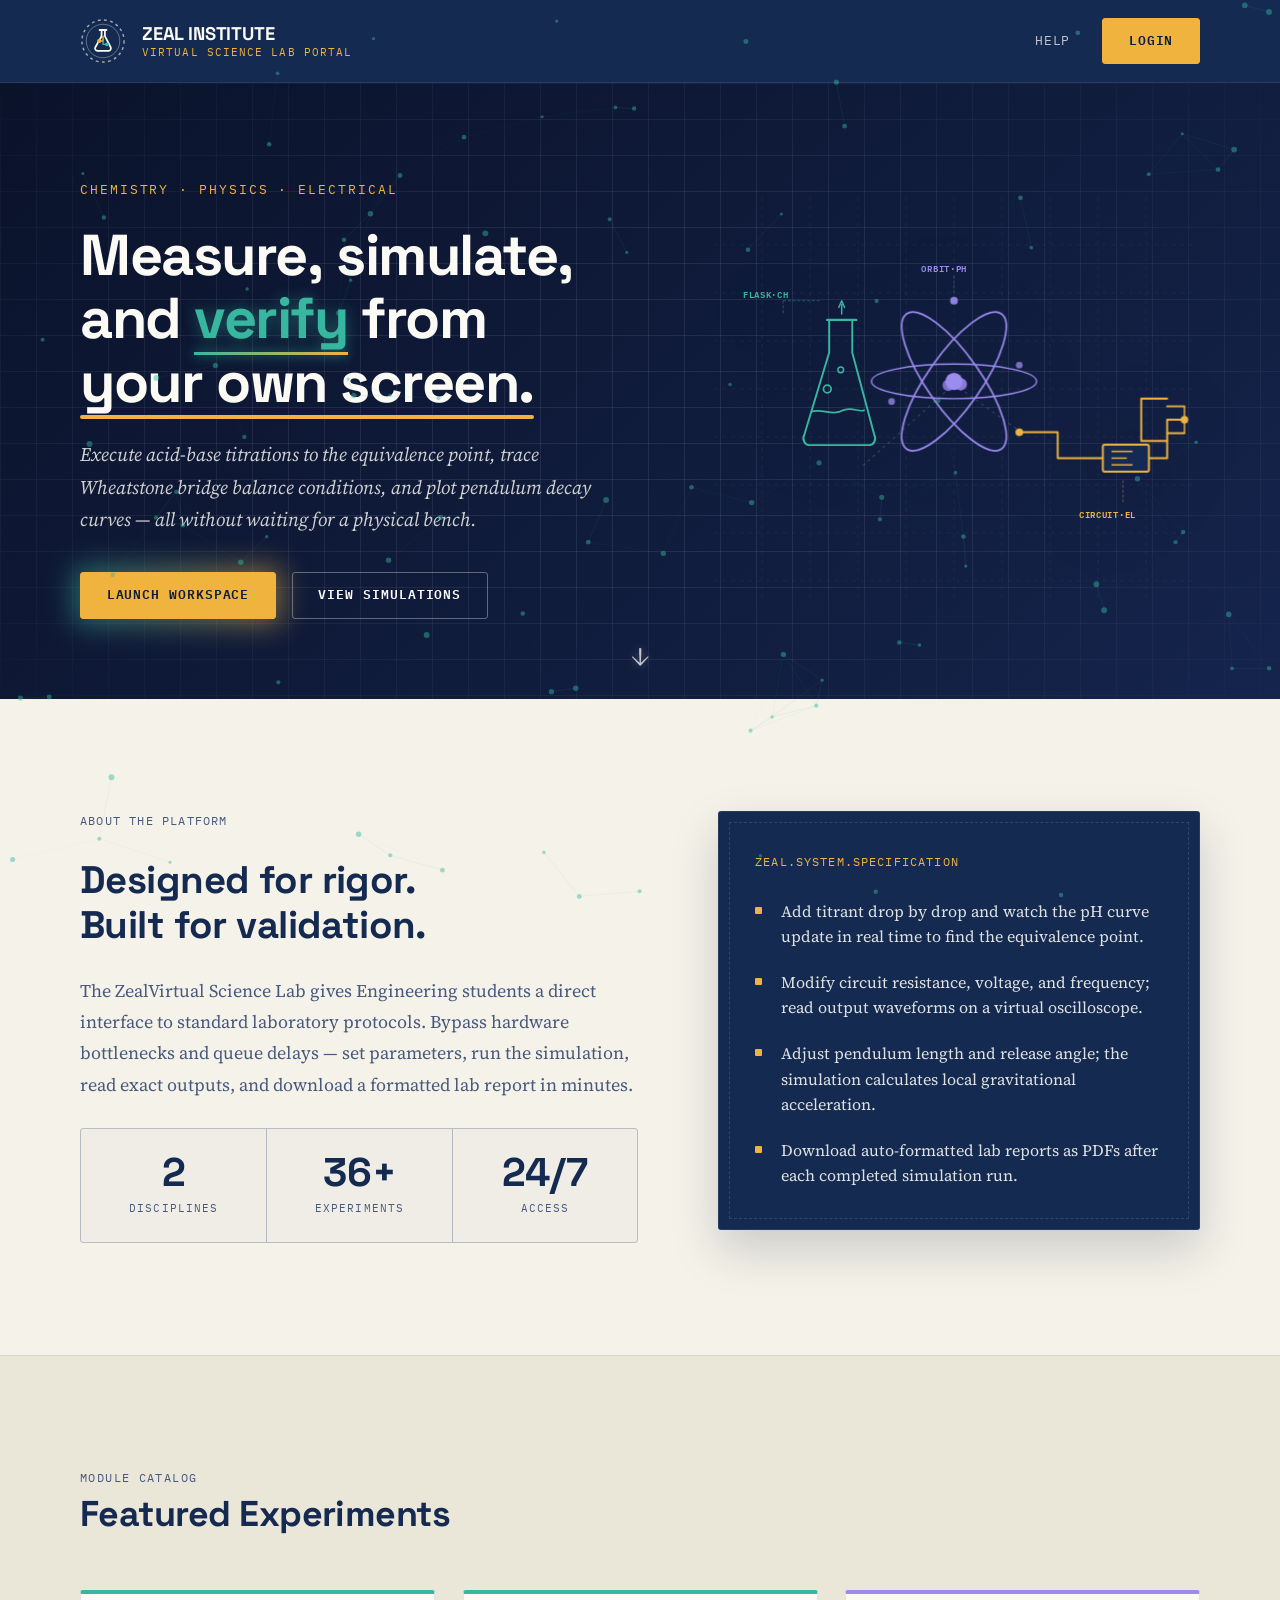
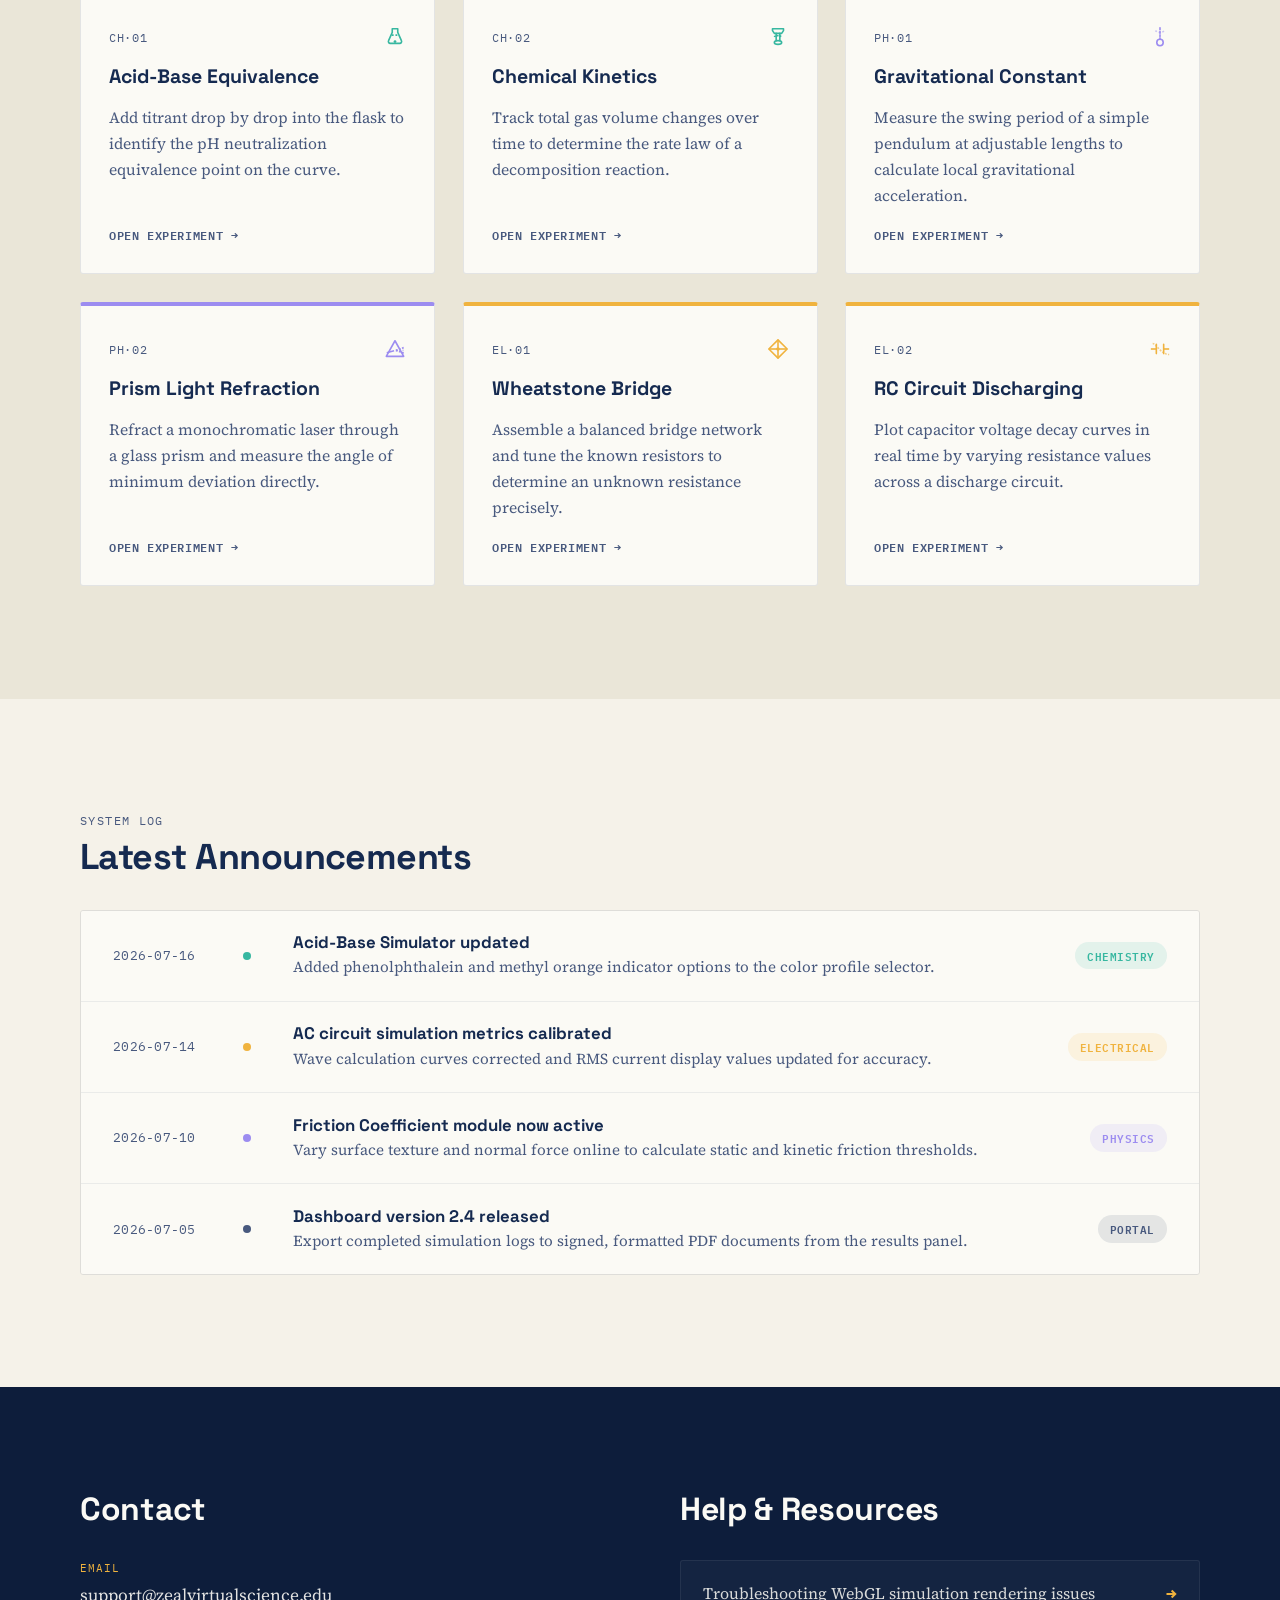
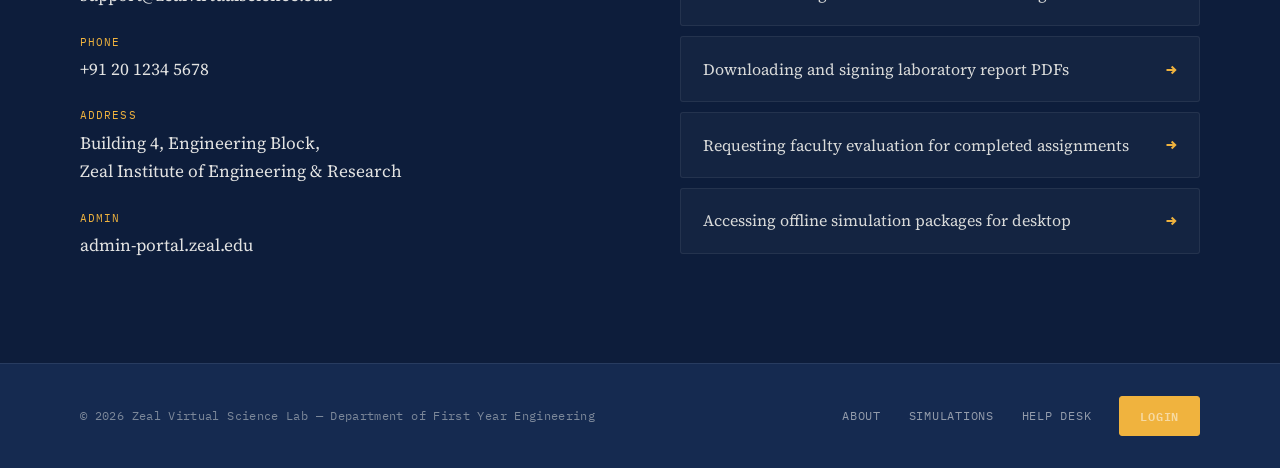
<file: index.html>
<!DOCTYPE html>
<html lang="en">

<head>
  <meta charset="UTF-8">
  <meta name="viewport" content="width=device-width, initial-scale=1.0">
  <meta name="description"
    content="ZealVirtual Science Lab — A multi-subject virtual lab portal for Chemistry, Physics, and Electrical engineering students. Run experiments anytime, anywhere.">
  <meta name="theme-color" content="#152A50">
  <title>ZealVirtual Science Lab — Chemistry · Physics · Electrical</title>

  <!-- Fonts & Stylesheet -->
  <link rel="preconnect" href="https://fonts.googleapis.com">
  <link rel="preconnect" href="https://fonts.gstatic.com" crossorigin>
  <link rel="stylesheet" href="assets/css/landing/landing.css">
  <link rel="stylesheet" href="animations.css">
  <link rel="stylesheet" href="hero-impact.css">
</head>

<body>

  <canvas id="particle-canvas"></canvas>

  <!-- Scroll progress indicator -->
  <div id="scroll-progress" aria-hidden="true"></div>

  <!-- ============================================================
       1. STICKY HEADER
       ============================================================ -->
  <header id="site-nav" role="banner">
    <div class="container header-container">

      <!-- Logo mark: flask/circuit hybrid SVG inside a ring -->
      <a href="#" class="logo-block" id="header-logo" aria-label="ZealVirtual Science Lab — Home">
        <div class="logo-ring" aria-hidden="true">
          <svg viewBox="0 0 48 48" fill="none" xmlns="http://www.w3.org/2000/svg">
            <!-- Outer ring: dashed -->
            <circle cx="24" cy="24" r="22" stroke="currentColor" stroke-width="1.5" stroke-dasharray="3 3.5" opacity="0.6"/>
            <!-- Inner solid ring -->
            <circle cx="24" cy="24" r="17.5" stroke="currentColor" stroke-width="1" opacity="0.35"/>

            <!-- Flask body -->
            <path d="M20.5 12.5 H27.5" stroke="currentColor" stroke-width="2" stroke-linecap="round"/>
            <path d="M22.5 12.5 V19 L16 30.5 a2.5 2.5 0 0 0 2.2 3.7 H29.8 a2.5 2.5 0 0 0 2.2 -3.7 L26 19 V12.5"
              stroke="currentColor" stroke-width="1.8" stroke-linejoin="round"/>

            <!-- Circuit trace inside flask (amber) -->
            <path d="M24 19 V24 H20" stroke="#F0B33E" stroke-width="1.5" stroke-linecap="round" stroke-linejoin="round"/>
            <circle cx="20" cy="24" r="2.2" fill="#F0B33E"/>

            <!-- Chemistry dot (teal) -->
            <path d="M24 24 V27.5 H28" stroke="#37B7A0" stroke-width="1.5" stroke-linecap="round" stroke-linejoin="round"/>
            <circle cx="28" cy="27.5" r="2" fill="#37B7A0"/>
          </svg>
        </div>
        <div class="logo-text">
          <span class="logo-name">Zeal Institute</span>
          <span class="logo-sub">Virtual Science Lab Portal</span>
        </div>
      </a>

      <!-- Right-side nav -->
      <nav class="header-nav" id="main-nav" aria-label="Primary navigation">
        <a href="#help" class="help-link" id="nav-help-link">Help</a>
        <a href="login.php" class="btn btn-primary btn-lift" id="header-login-btn" data-action="login">Login</a>
      </nav>

    </div>
  </header>

  <main>

    <!-- ============================================================
         2. HERO SECTION
         ============================================================ -->
    <section class="hero bg-blueprint hero-gradient-bg" id="hero-section" aria-labelledby="hero-title">
      <div class="container hero-container">

        <!-- Left: copy -->
        <div class="hero-content">
          <span class="hero-eyebrow" id="hero-eyebrow">Chemistry &middot; Physics &middot; Electrical</span>

          <h1 class="hero-headline fade-up fade-up-1 word-stagger" id="hero-title">
            Measure, simulate,<br>
            and <span class="highlight-sweep">verify</span> from<br>
            <span class="emphasis">your own screen.</span>
          </h1>

          <p class="hero-subcopy fade-up fade-up-2" id="hero-desc">
            Execute acid-base titrations to the equivalence point, trace Wheatstone bridge
            balance conditions, and plot pendulum decay curves — all without waiting for a
            physical bench.
          </p>

          <div class="hero-ctas">
            <div class="glow-wrap">
              <a href="login.php" class="btn btn-primary btn-lift fade-up fade-up-3" id="hero-launch-btn" data-action="login">Launch Workspace</a>
            </div>
            <a href="#experiments" class="btn btn-ghost fade-up fade-up-4" id="hero-view-btn">View Simulations</a>
          </div>
        </div>

        <!-- Right: animated schematic illustration -->
        <div class="hero-illustration" id="hero-graphic"
          aria-label="Blueprint schematic combining a chemistry flask, atomic orbits, and circuit trace">
          <svg viewBox="0 0 500 420" fill="none" xmlns="http://www.w3.org/2000/svg" role="img"
            aria-hidden="true">

            <!-- Background grid lines -->
            <line x1="50"  y1="0" x2="50"  y2="420" class="schematic-grid-line" stroke-dasharray="4 5"/>
            <line x1="100" y1="0" x2="100" y2="420" class="schematic-grid-line" stroke-dasharray="4 5"/>
            <line x1="150" y1="0" x2="150" y2="420" class="schematic-grid-line" stroke-dasharray="4 5"/>
            <line x1="200" y1="0" x2="200" y2="420" class="schematic-grid-line" stroke-dasharray="4 5"/>
            <line x1="250" y1="0" x2="250" y2="420" class="schematic-grid-line" stroke-dasharray="4 5"/>
            <line x1="300" y1="0" x2="300" y2="420" class="schematic-grid-line" stroke-dasharray="4 5"/>
            <line x1="350" y1="0" x2="350" y2="420" class="schematic-grid-line" stroke-dasharray="4 5"/>
            <line x1="400" y1="0" x2="400" y2="420" class="schematic-grid-line" stroke-dasharray="4 5"/>
            <line x1="450" y1="0" x2="450" y2="420" class="schematic-grid-line" stroke-dasharray="4 5"/>

            <line x1="0" y1="50"  x2="500" y2="50"  class="schematic-grid-line" stroke-dasharray="4 5"/>
            <line x1="0" y1="100" x2="500" y2="100" class="schematic-grid-line" stroke-dasharray="4 5"/>
            <line x1="0" y1="150" x2="500" y2="150" class="schematic-grid-line" stroke-dasharray="4 5"/>
            <line x1="0" y1="200" x2="500" y2="200" class="schematic-grid-line" stroke-dasharray="4 5"/>
            <line x1="0" y1="250" x2="500" y2="250" class="schematic-grid-line" stroke-dasharray="4 5"/>
            <line x1="0" y1="300" x2="500" y2="300" class="schematic-grid-line" stroke-dasharray="4 5"/>
            <line x1="0" y1="350" x2="500" y2="350" class="schematic-grid-line" stroke-dasharray="4 5"/>
            <line x1="0" y1="400" x2="500" y2="400" class="schematic-grid-line" stroke-dasharray="4 5"/>

            <!-- Connector dashes between elements -->
            <path d="M 155 280 L 250 195" stroke="rgba(251,250,245,0.12)" stroke-width="1.5" stroke-dasharray="3 4"/>
            <path d="M 250 195 L 320 245" stroke="rgba(251,250,245,0.12)" stroke-width="1.5" stroke-dasharray="3 4"/>

            <!-- ── FLASK (Chemistry · teal) ── -->
            <g id="schematic-chem">
              <!-- Neck bar -->
              <path class="draw-path stagger-1"
                d="M 118 128 H 148"
                stroke="#37B7A0" stroke-width="2.5" stroke-linecap="round"/>
              <!-- Flask body -->
              <path class="draw-path stagger-1"
                d="M 120 128 V 162 L 94 248 a7 7 0 0 0 6.3 10.5 H 160.7 a7 7 0 0 0 6.3 -10.5 L 144 162 V 128"
                stroke="#37B7A0" stroke-width="2" stroke-linejoin="round" stroke-linecap="round"/>
              <!-- Liquid surface line -->
              <path class="draw-path stagger-1"
                d="M 101 224 c 10 -5, 22 5, 34 -2 c 10 -4, 16 3, 22 0"
                stroke="#37B7A0" stroke-width="1.8" stroke-dasharray="5 3"/>
              <!-- Bubble 1 -->
              <circle class="draw-path stagger-1" cx="118" cy="200" r="4" stroke="#37B7A0" stroke-width="1.8"/>
              <!-- Bubble 2 -->
              <circle class="draw-path stagger-1" cx="132" cy="180" r="3" stroke="#37B7A0" stroke-width="1.5"/>
              <!-- Droplet -->
              <path class="draw-path stagger-1"
                d="M 133 122 V 112 M 130 115 L 133 108 L 136 115"
                stroke="#37B7A0" stroke-width="1.5" stroke-linecap="round" stroke-linejoin="round"/>

              <!-- Leader line + caption -->
              <path d="M 72 108 H 112" stroke="#37B7A0" stroke-width="0.8" stroke-dasharray="3 2" opacity="0.5"/>
              <path d="M 72 108 V 122" stroke="#37B7A0" stroke-width="0.8" stroke-dasharray="3 2" opacity="0.5"/>
              <text x="30" y="105" class="svg-caption" fill="#37B7A0" font-size="9">FLASK·CH</text>
            </g>

            <!-- ── ATOM ORBITS (Physics · violet) ── -->
            <g id="schematic-phys">
              <!-- 3 elliptical orbits at different angles -->
              <ellipse class="draw-path stagger-2"
                cx="250" cy="192" rx="28" ry="86"
                transform="rotate(35 250 192)"
                stroke="#9C8CF0" stroke-width="1.8"/>
              <ellipse class="draw-path stagger-2"
                cx="250" cy="192" rx="28" ry="86"
                transform="rotate(-35 250 192)"
                stroke="#9C8CF0" stroke-width="1.8"/>
              <ellipse class="draw-path stagger-2"
                cx="250" cy="192" rx="18" ry="86"
                transform="rotate(90 250 192)"
                stroke="#9C8CF0" stroke-width="1.4"/>

              <!-- Nucleus cluster -->
              <circle class="draw-path stagger-2" cx="250" cy="192" r="9" fill="#9C8CF0"/>
              <circle class="draw-path stagger-2" cx="244" cy="196" r="6" fill="#9C8CF0" opacity="0.75"/>
              <circle class="draw-path stagger-2" cx="257" cy="195" r="6.5" fill="#9C8CF0" opacity="0.85"/>

              <!-- Electron dots on orbit paths -->
              <circle cx="250" cy="108" r="4" fill="#9C8CF0" opacity="0.9"/>
              <circle cx="318" cy="175" r="3.5" fill="#9C8CF0" opacity="0.75"/>
              <circle cx="185" cy="213" r="3.5" fill="#9C8CF0" opacity="0.75"/>

              <!-- Leader + caption -->
              <path d="M 250 82 V 100" stroke="#9C8CF0" stroke-width="0.8" stroke-dasharray="3 2" opacity="0.5"/>
              <text x="216" y="78" class="svg-caption svg-caption-2" fill="#9C8CF0" font-size="9">ORBIT·PH</text>
            </g>

            <!-- ── CIRCUIT TRACE (Electrical · amber) ── -->
            <g id="schematic-elec">
              <!-- Main trace path -->
              <path class="draw-path stagger-3"
                d="M 318 245 H 358 V 272 H 405"
                stroke="#F0B33E" stroke-width="2" stroke-linecap="round" stroke-linejoin="round"/>
              <path class="draw-path stagger-3"
                d="M 453 272 H 472 V 232 H 490"
                stroke="#F0B33E" stroke-width="2" stroke-linecap="round" stroke-linejoin="round"/>

              <!-- Resistor chip 1 -->
              <rect class="draw-path stagger-3" x="405" y="258" width="48" height="28" rx="2"
                stroke="#F0B33E" stroke-width="2" fill="#152A50"/>
              <line class="draw-path stagger-3" x1="414" y1="265" x2="436" y2="265"
                stroke="#F0B33E" stroke-width="1.5"/>
              <line class="draw-path stagger-3" x1="414" y1="272" x2="430" y2="272"
                stroke="#F0B33E" stroke-width="1.5"/>
              <line class="draw-path stagger-3" x1="414" y1="279" x2="436" y2="279"
                stroke="#F0B33E" stroke-width="1.5"/>

              <!-- Chip 2: circular cap symbol -->
              <path class="draw-path stagger-3"
                d="M 472 210 H 445 V 254 H 472"
                stroke="#F0B33E" stroke-width="2" stroke-linecap="round" stroke-linejoin="round" fill="none"/>
              <line class="draw-path stagger-3" x1="472" y1="218" x2="490" y2="218"
                stroke="#F0B33E" stroke-width="2" stroke-linecap="round"/>
              <line class="draw-path stagger-3" x1="472" y1="246" x2="490" y2="246"
                stroke="#F0B33E" stroke-width="2" stroke-linecap="round"/>
              <line class="draw-path stagger-3" x1="490" y1="218" x2="490" y2="246"
                stroke="#F0B33E" stroke-width="1.5" stroke-dasharray="4 3"/>

              <!-- Terminal dots -->
              <circle cx="318" cy="245" r="4" fill="#F0B33E"/>
              <circle cx="490" cy="232" r="4" fill="#F0B33E"/>

              <!-- Leader + caption -->
              <path d="M 426 295 V 318" stroke="#F0B33E" stroke-width="0.8" stroke-dasharray="3 2" opacity="0.5"/>
              <text x="380" y="334" class="svg-caption svg-caption-3" fill="#F0B33E" font-size="9">CIRCUIT·EL</text>
            </g>

          </svg>
        </div><!-- /hero-illustration -->

      </div>
      <div class="scroll-cue">↓</div>
    </section>

    <!-- ============================================================
         3. ABOUT SECTION
         ============================================================ -->
    <section class="about bg-paper on-scroll" id="about-section" aria-labelledby="about-title">
      <div class="container about-grid">

        <!-- Left column: copy + stat rail -->
        <div class="about-copy reveal">
          <span class="about-eyebrow">About the Platform</span>
          <h2 class="about-title" id="about-title">Designed for rigor.<br>Built for validation.</h2>
          <p class="about-body">
            The ZealVirtual Science Lab gives Engineering students a direct interface to
            standard laboratory protocols. Bypass hardware bottlenecks and queue delays —
            set parameters, run the simulation, read exact outputs, and download a formatted
            lab report in minutes.
          </p>

          <!-- Stat rail: 3 Disciplines / 40+ Experiments / 24/7 Access -->
          <div class="stat-rail" id="about-stats" role="region" aria-label="Platform statistics">
            <div class="stat-item">
              <div class="stat-num"><span class="count-num" data-count="3">3</span></div>
              <div class="stat-label">Disciplines</div>
            </div>
            <div class="stat-item">
              <div class="stat-num"><span class="count-num" data-count="40">40</span>+</div>
              <div class="stat-label">Experiments</div>
            </div>
            <div class="stat-item">
              <div class="stat-num">24/7</div>
              <div class="stat-label">Access</div>
            </div>
          </div>
        </div>

        <!-- Right column: dark blueprint spec card -->
        <div class="spec-card reveal hover-lift">
          <div class="spec-card-heading">ZEAL.SYSTEM.SPECIFICATION</div>
          <ul>
            <li>Add titrant drop by drop and watch the pH curve update in real time to find the equivalence point.</li>
            <li>Modify circuit resistance, voltage, and frequency; read output waveforms on a virtual oscilloscope.</li>
            <li>Adjust pendulum length and release angle; the simulation calculates local gravitational acceleration.</li>
            <li>Download auto-formatted lab reports as PDFs after each completed simulation run.</li>
          </ul>
        </div>

      </div>
    </section>

    <!-- ============================================================
         4. FEATURED EXPERIMENTS
         ============================================================ -->
    <section class="experiments bg-paper-dim on-scroll" id="experiments" aria-labelledby="exp-section-title">
      <div class="container">

        <div class="section-header">
          <div class="section-label">
            <span class="section-eyebrow">Module Catalog</span>
            <h2 class="section-title" id="exp-section-title">Featured Experiments</h2>
          </div>
        </div>

        <div class="experiments-grid">

          <!-- CH·01 — Acid-Base Equivalence -->
          <article class="exp-card chem reveal hover-lift" id="exp-ch-01">
            <div class="exp-meta">
              <span class="exp-tag">CH&middot;01</span>
              <div class="exp-icon icon-pop" aria-hidden="true">
                <svg viewBox="0 0 24 24" fill="none" stroke="currentColor" stroke-width="1.75">
                  <path d="M9 3h6v4l4 9a2 2 0 0 1-1.8 2.9H6.8A2 2 0 0 1 5 16l4-9V3z" stroke-linecap="round" stroke-linejoin="round"/>
                  <line x1="8.5" y1="10" x2="15.5" y2="10" stroke-dasharray="2 2"/>
                  <circle cx="12" cy="17" r="1.5" fill="currentColor" stroke="none"/>
                </svg>
              </div>
            </div>
            <h3>Acid-Base Equivalence</h3>
            <p class="exp-desc">Add titrant drop by drop into the flask to identify the pH neutralization equivalence point on the curve.</p>
            <a href="#" class="exp-link" id="exp-link-ch-01">Open experiment &rarr;</a>
          </article>

          <!-- CH·02 — Chemical Kinetics -->
          <article class="exp-card chem reveal hover-lift" id="exp-ch-02">
            <div class="exp-meta">
              <span class="exp-tag">CH&middot;02</span>
              <div class="exp-icon icon-pop" aria-hidden="true">
                <svg viewBox="0 0 24 24" fill="none" stroke="currentColor" stroke-width="1.75">
                  <path d="M6 3h12v2l-2 3h-8L6 5V3z" stroke-linejoin="round"/>
                  <path d="M10 8v8M14 8v8" stroke-linecap="round"/>
                  <ellipse cx="12" cy="18" rx="4" ry="2"/>
                  <path d="M8 12 c1-2 6-2 8 0" stroke-dasharray="2 1"/>
                </svg>
              </div>
            </div>
            <h3>Chemical Kinetics</h3>
            <p class="exp-desc">Track total gas volume changes over time to determine the rate law of a decomposition reaction.</p>
            <a href="#" class="exp-link" id="exp-link-ch-02">Open experiment &rarr;</a>
          </article>

          <!-- PH·01 — Gravitational Constant -->
          <article class="exp-card phys reveal hover-lift" id="exp-ph-01">
            <div class="exp-meta">
              <span class="exp-tag">PH&middot;01</span>
              <div class="exp-icon icon-pop" aria-hidden="true">
                <svg viewBox="0 0 24 24" fill="none" stroke="currentColor" stroke-width="1.75">
                  <line x1="12" y1="2" x2="12" y2="4" stroke-linecap="round"/>
                  <line x1="12" y1="6" x2="12" y2="14" stroke-linecap="round" stroke-dasharray="2 1.5"/>
                  <circle cx="12" cy="18" r="3.5"/>
                  <path d="M7 5 c1 1 3 2 5 2 s4-1 5-2" stroke-dasharray="2 2" opacity="0.5"/>
                </svg>
              </div>
            </div>
            <h3>Gravitational Constant</h3>
            <p class="exp-desc">Measure the swing period of a simple pendulum at adjustable lengths to calculate local gravitational acceleration.</p>
            <a href="#" class="exp-link" id="exp-link-ph-01">Open experiment &rarr;</a>
          </article>

          <!-- PH·02 — Prism Light Refraction -->
          <article class="exp-card phys reveal hover-lift" id="exp-ph-02">
            <div class="exp-meta">
              <span class="exp-tag">PH&middot;02</span>
              <div class="exp-icon icon-pop" aria-hidden="true">
                <svg viewBox="0 0 24 24" fill="none" stroke="currentColor" stroke-width="1.75">
                  <path d="M12 3 L2.5 20 H21.5 Z" stroke-linejoin="round"/>
                  <line x1="3" y1="16" x2="11" y2="14"/>
                  <line x1="13" y1="13.5" x2="21.5" y2="10.5" stroke-dasharray="2 1.5"/>
                  <line x1="13" y1="13.5" x2="21.5" y2="16.5" stroke-dasharray="2 1.5"/>
                  <line x1="13" y1="13.5" x2="21.5" y2="13.5" stroke-dasharray="1.5 2" opacity="0.5"/>
                </svg>
              </div>
            </div>
            <h3>Prism Light Refraction</h3>
            <p class="exp-desc">Refract a monochromatic laser through a glass prism and measure the angle of minimum deviation directly.</p>
            <a href="#" class="exp-link" id="exp-link-ph-02">Open experiment &rarr;</a>
          </article>

          <!-- EL·01 — Wheatstone Bridge -->
          <article class="exp-card elec reveal hover-lift" id="exp-el-01">
            <div class="exp-meta">
              <span class="exp-tag">EL&middot;01</span>
              <div class="exp-icon icon-pop" aria-hidden="true">
                <svg viewBox="0 0 24 24" fill="none" stroke="currentColor" stroke-width="1.75">
                  <path d="M12 2 L22 12 L12 22 L2 12 Z" stroke-linejoin="round"/>
                  <line x1="2"  y1="12" x2="22" y2="12"/>
                  <line x1="12" y1="2"  x2="12" y2="22"/>
                  <circle cx="12" cy="12" r="2" fill="currentColor" stroke="none"/>
                </svg>
              </div>
            </div>
            <h3>Wheatstone Bridge</h3>
            <p class="exp-desc">Assemble a balanced bridge network and tune the known resistors to determine an unknown resistance precisely.</p>
            <a href="#" class="exp-link" id="exp-link-el-01">Open experiment &rarr;</a>
          </article>

          <!-- EL·02 — RC Circuit Discharging -->
          <article class="exp-card elec reveal hover-lift" id="exp-el-02">
            <div class="exp-meta">
              <span class="exp-tag">EL&middot;02</span>
              <div class="exp-icon icon-pop" aria-hidden="true">
                <svg viewBox="0 0 24 24" fill="none" stroke="currentColor" stroke-width="1.75">
                  <line x1="2"  y1="12" x2="8"  y2="12"/>
                  <line x1="16" y1="12" x2="22" y2="12"/>
                  <line x1="8"  y1="7"  x2="8"  y2="17" stroke-linecap="round"/>
                  <line x1="16" y1="7"  x2="16" y2="17" stroke-linecap="round"/>
                  <!-- decay curve suggestion -->
                  <path d="M4 6 C 6 6, 9 10, 12 13 S 18 18, 22 18" stroke-dasharray="2 1.5" opacity="0.6"/>
                </svg>
              </div>
            </div>
            <h3>RC Circuit Discharging</h3>
            <p class="exp-desc">Plot capacitor voltage decay curves in real time by varying resistance values across a discharge circuit.</p>
            <a href="#" class="exp-link" id="exp-link-el-02">Open experiment &rarr;</a>
          </article>

        </div><!-- /experiments-grid -->
      </div>
    </section>

    <!-- ============================================================
         5. ANNOUNCEMENTS LOG
         ============================================================ -->
    <section class="announcements bg-paper on-scroll" id="announcements-section" aria-labelledby="ann-title">
      <div class="container">
        <div class="section-header" style="margin-bottom:2rem">
          <div class="section-label">
            <span class="section-eyebrow">System Log</span>
            <h2 class="section-title" id="ann-title">Latest Announcements</h2>
          </div>
        </div>

        <div class="log-list" role="log" aria-label="System announcements">

          <div class="log-row reveal" id="log-01">
            <span class="log-date">2026-07-16</span>
            <span class="log-dot dot-chem" aria-hidden="true"></span>
            <div class="log-content">
              <h3 class="log-headline">Acid-Base Simulator updated</h3>
              <p class="log-desc">Added phenolphthalein and methyl orange indicator options to the color profile selector.</p>
            </div>
            <span class="log-badge badge-chem">Chemistry</span>
          </div>

          <div class="log-row reveal" id="log-02">
            <span class="log-date">2026-07-14</span>
            <span class="log-dot dot-elec" aria-hidden="true"></span>
            <div class="log-content">
              <h3 class="log-headline">AC circuit simulation metrics calibrated</h3>
              <p class="log-desc">Wave calculation curves corrected and RMS current display values updated for accuracy.</p>
            </div>
            <span class="log-badge badge-elec">Electrical</span>
          </div>

          <div class="log-row reveal" id="log-03">
            <span class="log-date">2026-07-10</span>
            <span class="log-dot dot-phys" aria-hidden="true"></span>
            <div class="log-content">
              <h3 class="log-headline">Friction Coefficient module now active</h3>
              <p class="log-desc">Vary surface texture and normal force online to calculate static and kinetic friction thresholds.</p>
            </div>
            <span class="log-badge badge-phys">Physics</span>
          </div>

          <div class="log-row reveal" id="log-04">
            <span class="log-date">2026-07-05</span>
            <span class="log-dot dot-portal" aria-hidden="true"></span>
            <div class="log-content">
              <h3 class="log-headline">Dashboard version 2.4 released</h3>
              <p class="log-desc">Export completed simulation logs to signed, formatted PDF documents from the results panel.</p>
            </div>
            <span class="log-badge badge-portal">Portal</span>
          </div>

        </div><!-- /log-list -->
      </div>
    </section>

    <!-- ============================================================
         6. CONTACT + HELP
         ============================================================ -->
    <section class="support bg-blueprint-deep on-scroll" id="help" aria-labelledby="contact-title">
      <div class="container support-grid">

        <!-- Contact column -->
        <div class="contact-column reveal">
          <h2 class="support-col-title" id="contact-title">Contact</h2>
          <div class="contact-list" role="region" aria-label="Contact information">
            <div class="contact-item">
              <span class="contact-key">Email</span>
              <span class="contact-val">support@zealvirtualscience.edu</span>
            </div>
            <div class="contact-item">
              <span class="contact-key">Phone</span>
              <span class="contact-val">+91 20 1234 5678</span>
            </div>
            <div class="contact-item">
              <span class="contact-key">Address</span>
              <span class="contact-val">Building 4, Engineering Block,<br>Zeal Institute of Engineering &amp; Research</span>
            </div>
            <div class="contact-item">
              <span class="contact-key">Admin</span>
              <span class="contact-val">admin-portal.zeal.edu</span>
            </div>
          </div>
        </div>

        <!-- Help column -->
        <div class="help-column reveal">
          <h2 class="support-col-title" id="help-title">Help &amp; Resources</h2>
          <nav class="help-links" aria-label="Help topics">
            <a href="#" class="help-row" id="help-link-01">
              <span class="help-row-text">Troubleshooting WebGL simulation rendering issues</span>
              <span class="help-arrow" aria-hidden="true">&rarr;</span>
            </a>
            <a href="#" class="help-row" id="help-link-02">
              <span class="help-row-text">Downloading and signing laboratory report PDFs</span>
              <span class="help-arrow" aria-hidden="true">&rarr;</span>
            </a>
            <a href="#" class="help-row" id="help-link-03">
              <span class="help-row-text">Requesting faculty evaluation for completed assignments</span>
              <span class="help-arrow" aria-hidden="true">&rarr;</span>
            </a>
            <a href="#" class="help-row" id="help-link-04">
              <span class="help-row-text">Accessing offline simulation packages for desktop</span>
              <span class="help-arrow" aria-hidden="true">&rarr;</span>
            </a>
          </nav>
        </div>

      </div>
    </section>

  </main>

  <!-- ============================================================
       7. FOOTER
       ============================================================ -->
  <footer id="main-footer" class="bg-blueprint" role="contentinfo">
    <div class="container footer-inner">
      <p class="footer-copy" id="footer-copyright">
        &copy; 2026 Zeal Virtual Science Lab &mdash; Department of First Year Engineering
      </p>
      <nav class="footer-nav" aria-label="Footer navigation">
        <a href="#about-section" id="footer-about-link">About</a>
        <a href="#experiments"   id="footer-exp-link">Simulations</a>
        <a href="#help"          id="footer-help-link">Help Desk</a>
        <a href="login.php" class="btn btn-primary btn-lift" id="footer-login-btn" data-action="login">Login</a>
      </nav>
    </div>
  </footer>

  <!-- Toast notification container (injected by JS) -->

  <!-- Back to top button -->
  <button id="back-to-top" aria-label="Back to top">↑</button>

  <!-- JS: landing page logic -->
  <script src="assets/js/landing/landing.js"></script>
  <script src="animations.js"></script>
  <script src="hero-impact.js"></script>

  <!-- Inline scroll-reveal CSS (keeps zero-JS fallback clean) -->
  <style>
    .reveal {
      opacity: 0;
      transform: translateY(24px);
      transition: opacity 0.65s cubic-bezier(0.22,1,0.36,1), transform 0.65s cubic-bezier(0.22,1,0.36,1);
    }
    .reveal.revealed { opacity: 1; transform: translateY(0); }

    /* Stagger for grid children */
    .experiments-grid .reveal:nth-child(2) { transition-delay: 0.08s; }
    .experiments-grid .reveal:nth-child(3) { transition-delay: 0.16s; }
    .experiments-grid .reveal:nth-child(4) { transition-delay: 0.24s; }
    .experiments-grid .reveal:nth-child(5) { transition-delay: 0.32s; }
    .experiments-grid .reveal:nth-child(6) { transition-delay: 0.40s; }

    .log-list .reveal:nth-child(2) { transition-delay: 0.1s; }
    .log-list .reveal:nth-child(3) { transition-delay: 0.2s; }
    .log-list .reveal:nth-child(4) { transition-delay: 0.3s; }

    @media (prefers-reduced-motion: reduce) {
      .reveal { opacity: 1 !important; transform: none !important; transition: none !important; }
    }
  </style>

</body>
</html>
</file>
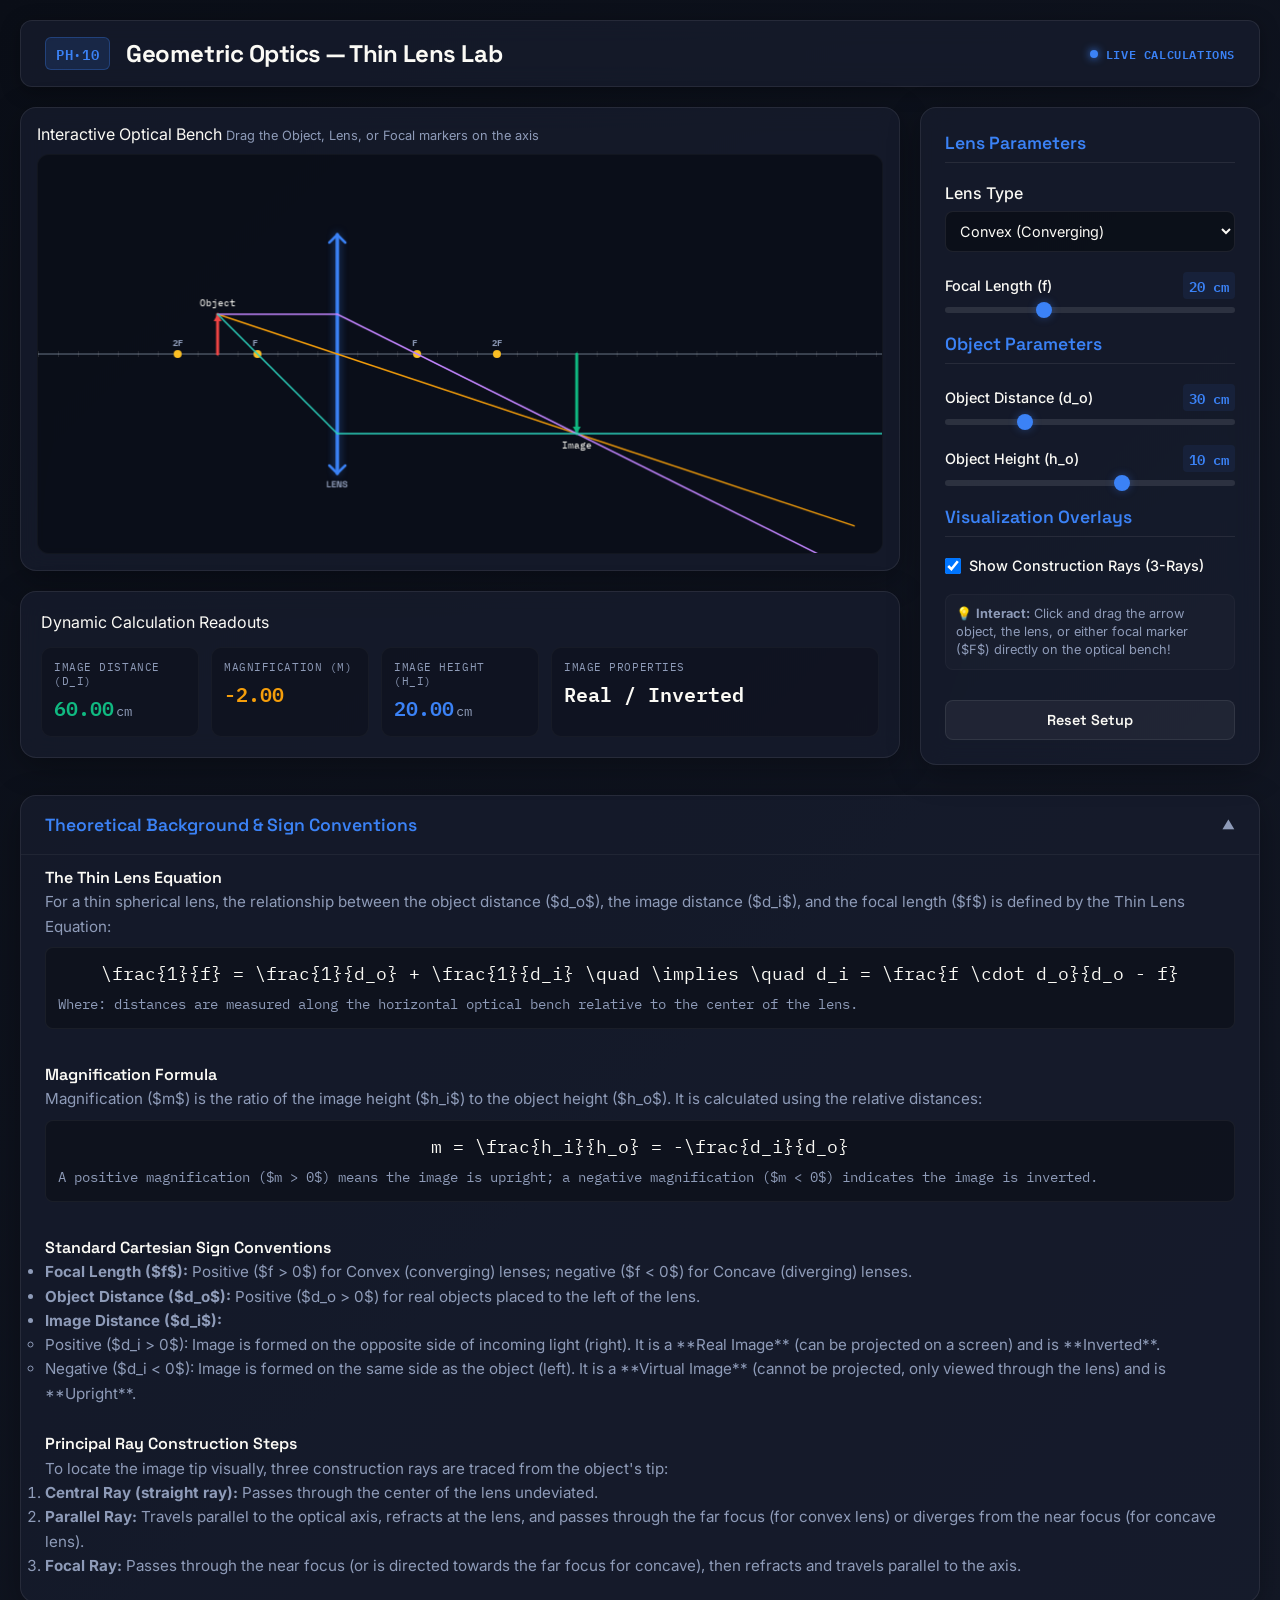
<file: simulations/1_4_lens_lab.html>
<!DOCTYPE html>
<html lang="en">
<head>
  <meta charset="UTF-8">
  <meta name="viewport" content="width=device-width, initial-scale=1.0">
  <meta name="description" content="Interactive Geometric Optics Lens Lab Simulation — Zeal Virtual Lab">
  <title>Geometric Optics — Lens Lab | Physics Virtual Lab</title>
  
  <!-- Google Fonts -->
  <link rel="preconnect" href="https://fonts.googleapis.com">
  <link rel="preconnect" href="https://fonts.gstatic.com" crossorigin>
  <link href="https://fonts.googleapis.com/css2?family=Inter:wght@400;500;600;700&family=Space+Grotesk:wght@500;600;700&family=IBM+Plex+Mono:wght@400;500;600&display=swap" rel="stylesheet">
  
  <style>
    :root {
      --bg-gradient: linear-gradient(135deg, #0a0e17 0%, #131826 100%);
      --panel-bg: rgba(23, 29, 46, 0.75);
      --panel-border: rgba(255, 255, 255, 0.08);
      --accent-color: #3b82f6; /* Accent Blue */
      --accent-glow: rgba(59, 130, 246, 0.35);
      --text-primary: #fbFAF5;
      --text-secondary: #8e9bb8;
      --font-display: 'Space Grotesk', 'Inter', sans-serif;
      --font-body: 'Inter', sans-serif;
      --font-mono: 'IBM Plex Mono', monospace;
      --danger: #ef4444;
      --warning: #f59e0b;
      --success: #10b981;
    }

    * {
      box-sizing: border-box;
      margin: 0;
      padding: 0;
    }

    body {
      background: #0a0e17;
      background-image: var(--bg-gradient);
      color: var(--text-primary);
      font-family: var(--font-body);
      min-height: 100vh;
      display: flex;
      flex-direction: column;
      padding: 20px;
      overflow-x: hidden;
    }

    /* Container */
    .lab-container {
      max-width: 1280px;
      width: 100%;
      margin: 0 auto;
      display: flex;
      flex-direction: column;
      gap: 20px;
    }

    /* Header Title Bar */
    .lab-header {
      background: var(--panel-bg);
      border: 1px solid var(--panel-border);
      border-radius: 12px;
      padding: 16px 24px;
      display: flex;
      justify-content: space-between;
      align-items: center;
      backdrop-filter: blur(12px);
      box-shadow: 0 4px 20px rgba(0, 0, 0, 0.3);
    }

    .lab-title-group {
      display: flex;
      align-items: center;
      gap: 16px;
    }

    .lab-badge {
      background: rgba(59, 130, 246, 0.15);
      color: var(--accent-color);
      border: 1px solid rgba(59, 130, 246, 0.3);
      padding: 4px 10px;
      border-radius: 6px;
      font-family: var(--font-mono);
      font-size: 0.85rem;
      font-weight: 600;
      letter-spacing: 0.05em;
    }

    .lab-title {
      font-family: var(--font-display);
      font-size: 1.5rem;
      font-weight: 700;
      letter-spacing: -0.02em;
    }

    .live-indicator {
      display: flex;
      align-items: center;
      gap: 8px;
      font-family: var(--font-mono);
      font-size: 0.75rem;
      color: var(--accent-color);
      font-weight: 600;
      letter-spacing: 0.05em;
    }

    .glow-dot {
      width: 8px;
      height: 8px;
      background-color: var(--accent-color);
      border-radius: 50%;
      box-shadow: 0 0 8px var(--accent-color);
      animation: pulse 1.5s infinite alternate;
    }

    @keyframes pulse {
      from { opacity: 0.4; transform: scale(0.9); }
      to { opacity: 1; transform: scale(1.15); }
    }

    /* Main Workspace Grid */
    .lab-workspace {
      display: grid;
      grid-template-columns: 1fr 340px;
      gap: 20px;
    }

    @media (max-width: 1024px) {
      .lab-workspace {
        grid-template-columns: 1fr;
      }
    }

    /* Left Visualizer Panel */
    .visualizer-panel {
      display: flex;
      flex-direction: column;
      gap: 20px;
    }

    .canvas-card {
      background: var(--panel-bg);
      border: 1px solid var(--panel-border);
      border-radius: 16px;
      padding: 16px;
      backdrop-filter: blur(12px);
      box-shadow: 0 8px 32px rgba(0, 0, 0, 0.3);
      display: flex;
      flex-direction: column;
      position: relative;
    }

    .canvas-container {
      position: relative;
      width: 100%;
      height: 400px;
      background: rgba(10, 14, 23, 0.85);
      border-radius: 12px;
      border: 1px solid rgba(255, 255, 255, 0.03);
      overflow: hidden;
    }

    canvas {
      display: block;
      width: 100%;
      height: 100%;
    }

    /* Live Data Readouts Card */
    .data-card {
      background: var(--panel-bg);
      border: 1px solid var(--panel-border);
      border-radius: 16px;
      padding: 20px;
      backdrop-filter: blur(12px);
      box-shadow: 0 8px 32px rgba(0, 0, 0, 0.3);
      display: flex;
      flex-direction: column;
      gap: 15px;
    }

    .data-grid {
      display: grid;
      grid-template-columns: repeat(auto-fit, minmax(130px, 1fr));
      gap: 12px;
    }

    .data-item {
      background: rgba(0, 0, 0, 0.2);
      border: 1px solid rgba(255, 255, 255, 0.03);
      border-radius: 10px;
      padding: 12px;
      display: flex;
      flex-direction: column;
      gap: 4px;
    }

    .data-label {
      font-family: var(--font-mono);
      font-size: 0.7rem;
      text-transform: uppercase;
      letter-spacing: 0.05em;
      color: var(--text-secondary);
    }

    .data-value {
      font-family: var(--font-mono);
      font-size: 1.25rem;
      font-weight: 600;
      color: var(--text-primary);
    }

    .value-unit {
      font-size: 0.85rem;
      color: var(--text-secondary);
      font-weight: normal;
      margin-left: 2px;
    }

    /* Controls Panel */
    .controls-panel {
      background: var(--panel-bg);
      border: 1px solid var(--panel-border);
      border-radius: 16px;
      padding: 24px;
      backdrop-filter: blur(12px);
      box-shadow: 0 8px 32px rgba(0, 0, 0, 0.3);
      display: flex;
      flex-direction: column;
      gap: 20px;
    }

    .control-section-title {
      font-family: var(--font-display);
      font-size: 1.1rem;
      font-weight: 600;
      border-bottom: 1px solid rgba(255, 255, 255, 0.08);
      padding-bottom: 8px;
      color: var(--accent-color);
    }

    .control-group {
      display: flex;
      flex-direction: column;
      gap: 8px;
    }

    .control-label-row {
      display: flex;
      justify-content: space-between;
      align-items: center;
      font-size: 0.9rem;
    }

    .control-label {
      color: var(--text-primary);
      font-weight: 500;
    }

    .control-readout {
      font-family: var(--font-mono);
      font-size: 0.85rem;
      color: var(--accent-color);
      font-weight: 600;
      background: rgba(59, 130, 246, 0.08);
      padding: 2px 6px;
      border-radius: 4px;
    }

    /* Sliders styling */
    .slider-input {
      -webkit-appearance: none;
      width: 100%;
      height: 6px;
      background: rgba(255, 255, 255, 0.1);
      border-radius: 3px;
      outline: none;
      transition: background 0.3s;
    }

    .slider-input::-webkit-slider-thumb {
      -webkit-appearance: none;
      appearance: none;
      width: 16px;
      height: 16px;
      border-radius: 50%;
      background: var(--accent-color);
      cursor: pointer;
      box-shadow: 0 0 8px var(--accent-glow);
      transition: transform 0.1s;
    }

    .slider-input::-webkit-slider-thumb:hover {
      transform: scale(1.25);
    }

    /* Select Inputs */
    .select-input {
      width: 100%;
      background: rgba(10, 14, 23, 0.8);
      border: 1px solid var(--panel-border);
      color: var(--text-primary);
      padding: 10px;
      border-radius: 8px;
      outline: none;
      cursor: pointer;
      font-family: var(--font-body);
      font-size: 0.9rem;
      transition: border-color 0.2s;
    }

    .select-input:focus {
      border-color: var(--accent-color);
      box-shadow: 0 0 8px rgba(59, 130, 246, 0.2);
    }

    /* Buttons styling */
    .btn {
      display: inline-flex;
      justify-content: center;
      align-items: center;
      gap: 8px;
      padding: 10px 16px;
      border-radius: 8px;
      font-family: var(--font-display);
      font-weight: 600;
      font-size: 0.9rem;
      cursor: pointer;
      transition: all 0.2s;
      border: none;
    }

    .btn-primary {
      background: var(--accent-color);
      color: var(--text-primary);
      box-shadow: 0 4px 12px var(--accent-glow);
    }

    .btn-primary:hover {
      background: #2563eb;
      transform: translateY(-1px);
      box-shadow: 0 6px 16px var(--accent-glow);
    }

    .btn-secondary {
      background: rgba(255, 255, 255, 0.05);
      border: 1px solid rgba(255, 255, 255, 0.08);
      color: var(--text-primary);
    }

    .btn-secondary:hover {
      background: rgba(255, 255, 255, 0.1);
      transform: translateY(-1px);
    }

    .helper-text {
      font-size: 0.8rem;
      color: var(--text-secondary);
      line-height: 1.4;
      background: rgba(255, 255, 255, 0.02);
      border-radius: 8px;
      padding: 10px;
      border: 1px solid rgba(255, 255, 255, 0.03);
    }

    /* Collapsible Theory Panel */
    .theory-card {
      background: var(--panel-bg);
      border: 1px solid var(--panel-border);
      border-radius: 16px;
      margin-top: 10px;
      box-shadow: 0 8px 32px rgba(0, 0, 0, 0.3);
      overflow: hidden;
    }

    .theory-summary {
      font-family: var(--font-display);
      font-size: 1.1rem;
      font-weight: 600;
      padding: 18px 24px;
      cursor: pointer;
      display: flex;
      justify-content: space-between;
      align-items: center;
      user-select: none;
      color: var(--accent-color);
    }

    .theory-summary::after {
      content: '▼';
      font-size: 0.8rem;
      transition: transform 0.2s;
      color: var(--text-secondary);
    }

    .theory-card[open] .theory-summary::after {
      transform: rotate(180deg);
    }

    .theory-content {
      padding: 0 24px 24px 24px;
      border-top: 1px solid rgba(255, 255, 255, 0.05);
      font-size: 0.95rem;
      line-height: 1.6;
      color: var(--text-secondary);
      display: flex;
      flex-direction: column;
      gap: 15px;
    }

    .theory-content h4 {
      font-family: var(--font-display);
      color: var(--text-primary);
      font-size: 1rem;
      margin-top: 10px;
      font-weight: 600;
    }

    .formula-box {
      background: rgba(10, 14, 23, 0.6);
      border: 1px solid rgba(255, 255, 255, 0.05);
      padding: 12px;
      border-radius: 8px;
      text-align: center;
      font-family: var(--font-mono);
      font-size: 1.1rem;
      color: var(--text-primary);
      margin: 8px 0;
    }

    .formula-explanation {
      font-size: 0.85rem;
      color: var(--text-secondary);
      text-align: left;
      margin-top: 6px;
      display: block;
    }

    /* Hidden elements for dashboard integration compatibility */
    .hidden-dashboard-data {
      display: none;
    }
  </style>
</head>
<body>

  <!-- Hidden elements for dashboard integration compatibility -->
  <div class="hidden-dashboard-data">
    <span id="trialLensType">Convex</span>
    <span id="trialFocalLength">20.0 cm</span>
    <span id="trialObjectDist">30.0 cm</span>
    <span id="trialImageDist">60.0 cm</span>
    <span id="trialMagnification">-2.00</span>
    <span id="trialImageType">Real / Inverted</span>
  </div>

  <div class="lab-container">
    
    <!-- Title Bar -->
    <header class="lab-header">
      <div class="lab-title-group">
        <span class="lab-badge">PH·10</span>
        <h1 class="lab-title">Geometric Optics — Thin Lens Lab</h1>
      </div>
      <div class="live-indicator">
        <span class="glow-dot"></span>
        LIVE CALCULATIONS
      </div>
    </header>

    <!-- Workspace Grid -->
    <div class="lab-workspace">
      
      <!-- Left Column (Visualizer & Data) -->
      <div class="visualizer-panel">
        
        <!-- Canvas Visualizer Card -->
        <div class="canvas-card">
          <div class="card-title" style="margin-bottom: 10px;">
            <span>Interactive Optical Bench</span>
            <span style="font-size: 0.8rem; font-weight: normal; color: var(--text-secondary);">Drag the Object, Lens, or Focal markers on the axis</span>
          </div>
          <div class="canvas-container" id="canvasContainer">
            <canvas id="opticsCanvas"></canvas>
          </div>
        </div>

        <!-- Live Data Readouts Card -->
        <div class="data-card">
          <div class="card-title">Dynamic Calculation Readouts</div>
          <div class="data-grid">
            
            <div class="data-item">
              <span class="data-label">Image Distance (d_i)</span>
              <div class="data-value" id="readoutImageDist" style="color: #10b981;">0.00<span class="value-unit">cm</span></div>
            </div>
            
            <div class="data-item">
              <span class="data-label">Magnification (m)</span>
              <div class="data-value" id="readoutMagnification" style="color: #f59e0b;">0.00</div>
            </div>
            
            <div class="data-item">
              <span class="data-label">Image Height (h_i)</span>
              <div class="data-value" id="readoutImageHeight" style="color: #3b82f6;">0.00<span class="value-unit">cm</span></div>
            </div>

            <div class="data-item" style="grid-column: span 2;">
              <span class="data-label">Image Properties</span>
              <div class="data-value" id="readoutImageProperties">Real / Inverted</div>
            </div>

          </div>
        </div>

      </div>

      <!-- Right Column (Controls) -->
      <div class="controls-panel">
        
        <!-- Lens configuration -->
        <div class="control-section-title">Lens Parameters</div>
        
        <!-- Lens Type Selector -->
        <div class="control-group">
          <label class="control-label" for="lensTypeSelect">Lens Type</label>
          <select class="select-input" id="lensTypeSelect">
            <option value="convex">Convex (Converging)</option>
            <option value="concave">Concave (Diverging)</option>
          </select>
        </div>

        <!-- Focal Length Slider -->
        <div class="control-group">
          <div class="control-label-row">
            <span class="control-label">Focal Length (f)</span>
            <span class="control-readout" id="focalReadout">20 cm</span>
          </div>
          <input type="range" class="slider-input" id="focalSlider" min="5" max="50" step="1" value="20">
        </div>

        <!-- Object configuration -->
        <div class="control-section-title">Object Parameters</div>

        <!-- Object distance slider -->
        <div class="control-group">
          <div class="control-label-row">
            <span class="control-label">Object Distance (d_o)</span>
            <span class="control-readout" id="objDistReadout">30 cm</span>
          </div>
          <input type="range" class="slider-input" id="objDistSlider" min="5" max="100" step="1" value="30">
        </div>

        <!-- Object height slider -->
        <div class="control-group">
          <div class="control-label-row">
            <span class="control-label">Object Height (h_o)</span>
            <span class="control-readout" id="objHeightReadout">10 cm</span>
          </div>
          <input type="range" class="slider-input" id="objHeightSlider" min="2" max="15" step="0.5" value="10">
        </div>

        <!-- Ray toggles -->
        <div class="control-section-title">Visualization Overlays</div>

        <div class="control-group">
          <label class="control-label" style="display:flex; align-items:center; gap:8px; cursor:pointer; font-size: 0.9rem;">
            <input type="checkbox" id="showRaysCheck" checked style="width:16px; height:16px;">
            <span>Show Construction Rays (3-Rays)</span>
          </label>
        </div>

        <div class="control-group" id="realRaysToggleGroup">
          <label class="control-label" style="display:flex; align-items:center; gap:8px; cursor:pointer; font-size: 0.9rem;">
            <input type="checkbox" id="onlyRealRaysCheck" style="width:16px; height:16px;">
            <span>Show Only Real Rays (Hide extensions)</span>
          </label>
        </div>

        <div class="control-group">
          <div class="helper-text">
            💡 <strong>Interact:</strong> Click and drag the arrow object, the lens, or either focal marker ($F$) directly on the optical bench!
          </div>
        </div>

        <!-- Actions -->
        <div class="control-group" style="margin-top: 10px;">
          <button class="btn btn-secondary" id="resetBtn" style="width: 100%;">Reset Setup</button>
        </div>

      </div>

    </div>

    <!-- Theory Panel -->
    <details class="theory-card" open>
      <summary class="theory-summary">Theoretical Background & Sign Conventions</summary>
      <div class="theory-content">
        <div>
          <h4>The Thin Lens Equation</h4>
          <p>
            For a thin spherical lens, the relationship between the object distance ($d_o$), the image distance ($d_i$), and the focal length ($f$) is defined by the Thin Lens Equation:
          </p>
          <div class="formula-box">
            \frac{1}{f} = \frac{1}{d_o} + \frac{1}{d_i} \quad \implies \quad d_i = \frac{f \cdot d_o}{d_o - f}
            <span class="formula-explanation">Where: distances are measured along the horizontal optical bench relative to the center of the lens.</span>
          </div>
        </div>

        <div>
          <h4>Magnification Formula</h4>
          <p>
            Magnification ($m$) is the ratio of the image height ($h_i$) to the object height ($h_o$). It is calculated using the relative distances:
          </p>
          <div class="formula-box">
            m = \frac{h_i}{h_o} = -\frac{d_i}{d_o}
            <span class="formula-explanation">A positive magnification ($m > 0$) means the image is upright; a negative magnification ($m < 0$) indicates the image is inverted.</span>
          </div>
        </div>

        <div>
          <h4>Standard Cartesian Sign Conventions</h4>
          <ul>
            <li><strong>Focal Length ($f$):</strong> Positive ($f > 0$) for Convex (converging) lenses; negative ($f < 0$) for Concave (diverging) lenses.</li>
            <li><strong>Object Distance ($d_o$):</strong> Positive ($d_o > 0$) for real objects placed to the left of the lens.</li>
            <li><strong>Image Distance ($d_i$):</strong>
              <ul>
                <li>Positive ($d_i > 0$): Image is formed on the opposite side of incoming light (right). It is a **Real Image** (can be projected on a screen) and is **Inverted**.</li>
                <li>Negative ($d_i < 0$): Image is formed on the same side as the object (left). It is a **Virtual Image** (cannot be projected, only viewed through the lens) and is **Upright**.</li>
              </ul>
            </li>
          </ul>
        </div>

        <div>
          <h4>Principal Ray Construction Steps</h4>
          <p>
            To locate the image tip visually, three construction rays are traced from the object's tip:
          </p>
          <ol>
            <li><strong>Central Ray (straight ray):</strong> Passes through the center of the lens undeviated.</li>
            <li><strong>Parallel Ray:</strong> Travels parallel to the optical axis, refracts at the lens, and passes through the far focus (for convex lens) or diverges from the near focus (for concave lens).</li>
            <li><strong>Focal Ray:</strong> Passes through the near focus (or is directed towards the far focus for concave), then refracts and travels parallel to the axis.</li>
          </ol>
        </div>
      </div>
    </details>

  </div>

  <script>
    // --- UI Selectors ---
    const canvas = document.getElementById('opticsCanvas');
    const ctx = canvas.getContext('2d');
    const canvasContainer = document.getElementById('canvasContainer');

    const lensTypeSelect = document.getElementById('lensTypeSelect');
    const focalSlider = document.getElementById('focalSlider');
    const focalReadout = document.getElementById('focalReadout');
    const objDistSlider = document.getElementById('objDistSlider');
    const objDistReadout = document.getElementById('objDistReadout');
    const objHeightSlider = document.getElementById('objHeightSlider');
    const objHeightReadout = document.getElementById('objHeightReadout');

    const showRaysCheck = document.getElementById('showRaysCheck');
    const onlyRealRaysCheck = document.getElementById('onlyRealRaysCheck');
    const realRaysToggleGroup = document.getElementById('realRaysToggleGroup');
    const resetBtn = document.getElementById('resetBtn');

    // Readout fields
    const readoutImageDist = document.getElementById('readoutImageDist');
    const readoutMagnification = document.getElementById('readoutMagnification');
    const readoutImageHeight = document.getElementById('readoutImageHeight');
    const readoutImageProperties = document.getElementById('readoutImageProperties');

    // Hidden dashboard elements
    const trialLensType = document.getElementById('trialLensType');
    const trialFocalLength = document.getElementById('trialFocalLength');
    const trialObjectDist = document.getElementById('trialObjectDist');
    const trialImageDist = document.getElementById('trialImageDist');
    const trialMagnification = document.getElementById('trialMagnification');
    const trialImageType = document.getElementById('trialImageType');

    // --- Optical Constants & Scale ---
    const SCALE = 4; // 4 pixels = 1 cm
    const Y_AXIS = 200; // Vertical center representing optical axis

    // --- Interactive State ---
    let lensX = 300;     // Screen position of the thin lens (px)
    let objectDo = 30;   // Object distance from lens (cm)
    let objectHo = 10;   // Object height (cm)
    let focalLength = 20;// Focal length (cm, positive for convex, negative for concave)
    let isConvex = true; // Convex lens state

    let draggedElement = null; // 'object', 'lens', 'f1', 'f2'

    // --- Resize handler ---
    function resizeCanvas() {
      const rect = canvasContainer.getBoundingClientRect();
      canvas.width = rect.width * window.devicePixelRatio;
      canvas.height = rect.height * window.devicePixelRatio;
      ctx.scale(window.devicePixelRatio, window.devicePixelRatio);
      draw();
    }

    // --- Thin Lens Formula Calculator ---
    function updateOptics() {
      const f = isConvex ? focalLength : -focalLength;
      const doVal = objectDo;
      
      let diVal = 0;
      let m = 0;
      let hiVal = 0;
      let isAtInfinity = false;
      let propertiesText = '';
      
      // Calculate image distance: di = (f * do) / (do - f)
      if (Math.abs(doVal - f) < 0.2) {
        isAtInfinity = true;
        diVal = Infinity;
        m = Infinity;
        hiVal = Infinity;
        propertiesText = 'No Image (Parallel Rays / At Focus)';
      } else {
        diVal = (f * doVal) / (doVal - f);
        m = -diVal / doVal;
        hiVal = m * objectHo;
        
        const isReal = diVal > 0;
        const isUpright = m > 0;
        
        propertiesText = `${isReal ? 'Real' : 'Virtual'} / ${isUpright ? 'Upright' : 'Inverted'}`;
      }

      // Update UI readouts
      if (isAtInfinity) {
        readoutImageDist.innerHTML = `Infinity`;
        readoutMagnification.textContent = `N/A`;
        readoutImageHeight.innerHTML = `N/A`;
        readoutImageProperties.textContent = propertiesText;
      } else {
        readoutImageDist.innerHTML = `${diVal.toFixed(2)}<span class="value-unit">cm</span>`;
        readoutMagnification.textContent = m.toFixed(2);
        readoutImageHeight.innerHTML = `${Math.abs(hiVal).toFixed(2)}<span class="value-unit">cm</span>`;
        readoutImageProperties.textContent = propertiesText;
      }

      // Update hidden elements for trial logging
      trialLensType.textContent = isConvex ? 'Convex' : 'Concave';
      trialFocalLength.textContent = `${f.toFixed(1)} cm`;
      trialObjectDist.textContent = `${doVal.toFixed(1)} cm`;
      trialImageDist.textContent = isAtInfinity ? 'Infinity' : `${diVal.toFixed(1)} cm`;
      trialMagnification.textContent = isAtInfinity ? 'N/A' : m.toFixed(2);
      trialImageType.textContent = propertiesText;
      
      // Adjust visibility of 'only real rays' toggle (relevant for virtual images)
      if (!isConvex || diVal < 0) {
        realRaysToggleGroup.style.display = 'block';
      } else {
        realRaysToggleGroup.style.display = 'none';
      }
    }

    // --- Vector / Line Drawing Helpers ---
    function drawLine(x1, y1, x2, y2, color, width, isDashed = false) {
      ctx.strokeStyle = color;
      ctx.lineWidth = width;
      ctx.lineCap = 'round';
      ctx.beginPath();
      if (isDashed) {
        ctx.setLineDash([5, 5]);
      } else {
        ctx.setLineDash([]);
      }
      ctx.moveTo(x1, y1);
      ctx.lineTo(x2, y2);
      ctx.stroke();
      ctx.setLineDash([]); // reset
    }

    function drawArrow(xStart, yStart, xEnd, yEnd, color, label, isDashed = false) {
      const dx = xEnd - xStart;
      const dy = yEnd - yStart;
      const angle = Math.atan2(dy, dx);
      const headlen = 8;
      
      ctx.strokeStyle = color;
      ctx.fillStyle = color;
      ctx.lineWidth = 3;
      ctx.lineCap = 'round';
      
      ctx.beginPath();
      if (isDashed) {
        ctx.setLineDash([4, 4]);
      } else {
        ctx.setLineDash([]);
      }
      ctx.moveTo(xStart, yStart);
      ctx.lineTo(xEnd, yEnd);
      ctx.stroke();
      ctx.setLineDash([]);
      
      // Arrowhead
      ctx.beginPath();
      ctx.moveTo(xEnd, yEnd);
      ctx.lineTo(xEnd - headlen * Math.cos(angle - Math.PI / 6), yEnd - headlen * Math.sin(angle - Math.PI / 6));
      ctx.lineTo(xEnd - headlen * Math.cos(angle + Math.PI / 6), yEnd - headlen * Math.sin(angle + Math.PI / 6));
      ctx.closePath();
      ctx.fill();

      // Label text
      if (label) {
        ctx.font = '10px IBM Plex Mono';
        ctx.fillStyle = '#fbFAF5';
        ctx.fillText(label, xEnd - ctx.measureText(label).width / 2, yEnd + (dy > 0 ? 15 : -8));
      }
    }

    // --- Main Rendering Screen Draw ---
    function draw() {
      ctx.clearRect(0, 0, canvas.width, canvas.height);
      
      const width = canvas.width / window.devicePixelRatio;
      const height = canvas.height / window.devicePixelRatio;
      
      // 1. Draw Optical Axis Bench
      drawLine(0, Y_AXIS, width, Y_AXIS, '#4b5563', 1.5);
      
      // Tick marks along optical axis
      ctx.fillStyle = 'rgba(255, 255, 255, 0.1)';
      ctx.font = '7px IBM Plex Mono';
      for (let x = 0; x < width; x += 20) {
        ctx.fillRect(x, Y_AXIS - 3, 1, 6);
      }

      // 2. Draw Lens
      const lensHeight = 120;
      ctx.save();
      ctx.shadowColor = 'rgba(59, 130, 246, 0.6)';
      ctx.shadowBlur = 8;
      
      // Lens main body line
      drawLine(lensX, Y_AXIS - lensHeight, lensX, Y_AXIS + lensHeight, '#3b82f6', 3.5);
      ctx.restore();

      // Draw arrow tips on lens according to Converging/Diverging type
      ctx.strokeStyle = '#3b82f6';
      ctx.lineWidth = 2.5;
      ctx.lineCap = 'round';
      ctx.beginPath();
      if (isConvex) {
        // Converging: Arrows point outwards
        // Top tip
        ctx.moveTo(lensX - 8, Y_AXIS - lensHeight + 8);
        ctx.lineTo(lensX, Y_AXIS - lensHeight);
        ctx.lineTo(lensX + 8, Y_AXIS - lensHeight + 8);
        // Bottom tip
        ctx.moveTo(lensX - 8, Y_AXIS + lensHeight - 8);
        ctx.lineTo(lensX, Y_AXIS + lensHeight);
        ctx.lineTo(lensX + 8, Y_AXIS + lensHeight - 8);
      } else {
        // Diverging: Arrows point inwards
        // Top tip
        ctx.moveTo(lensX - 8, Y_AXIS - lensHeight);
        ctx.lineTo(lensX, Y_AXIS - lensHeight + 8);
        ctx.lineTo(lensX + 8, Y_AXIS - lensHeight);
        // Bottom tip
        ctx.moveTo(lensX - 8, Y_AXIS + lensHeight);
        ctx.lineTo(lensX, Y_AXIS + lensHeight - 8);
        ctx.lineTo(lensX + 8, Y_AXIS + lensHeight);
      }
      ctx.stroke();

      // Lens center label
      ctx.fillStyle = '#8e9bb8';
      ctx.font = 'bold 9px Space Grotesk';
      ctx.fillText('LENS', lensX - 11, Y_AXIS + lensHeight + 14);

      // 3. Focal Points (F and 2F)
      const fPx = focalLength * SCALE;
      const F1x = lensX - fPx;
      const F2x = lensX + fPx;
      const F2x_2 = lensX - 2 * fPx;
      const F2x_2r = lensX + 2 * fPx;

      // Draw focal points as small glowing handle indicators
      function drawFocalPoint(x, label) {
        ctx.fillStyle = '#fbbf24'; // Amber
        ctx.beginPath();
        ctx.arc(x, Y_AXIS, 4, 0, Math.PI * 2);
        ctx.fill();
        
        ctx.font = 'bold 9px IBM Plex Mono';
        ctx.fillStyle = '#8e9bb8';
        ctx.fillText(label, x - 5, Y_AXIS - 8);
      }

      drawFocalPoint(F1x, 'F');
      drawFocalPoint(F2x, 'F');
      drawFocalPoint(F2x_2, '2F');
      drawFocalPoint(F2x_2r, '2F');

      // 4. Draw Object Arrow (Red)
      const objX = lensX - objectDo * SCALE;
      const objY = Y_AXIS - objectHo * SCALE;
      drawArrow(objX, Y_AXIS, objX, objY, '#ef4444', 'Object');

      // 5. Image position calculations
      const f = isConvex ? focalLength : -focalLength;
      const isAtInfinity = Math.abs(objectDo - f) < 0.2;
      
      let di = 0;
      let m = 0;
      let hi = 0;
      let imgX = 0;
      let imgY = 0;
      let isReal = true;
      
      if (!isAtInfinity) {
        di = (f * objectDo) / (objectDo - f);
        m = -di / objectDo;
        hi = m * objectHo;
        imgX = lensX + di * SCALE;
        imgY = Y_AXIS - hi * SCALE;
        isReal = di > 0;

        // Draw Image Arrow (Green: solid if real, dashed outline if virtual)
        drawArrow(imgX, Y_AXIS, imgX, imgY, '#10b981', 'Image', !isReal);
      }

      // 6. Draw Construction Rays (3-Ray Tracing)
      if (showRaysCheck.checked) {
        const onlyReal = onlyRealRaysCheck.checked;
        const oTip = { x: objX, y: objY };
        const iTip = isAtInfinity ? null : { x: imgX, y: imgY };
        
        // Ray 1: Center Ray (Orange)
        // Passes straight from object tip through optical center of lens
        const r1Color = '#f59e0b';
        // Direction vector from object tip to center
        const dx = lensX - oTip.x;
        const dy = Y_AXIS - oTip.y;
        const len = Math.sqrt(dx*dx + dy*dy);
        const ux = dx/len;
        const uy = dy/len;
        
        // Starts at object tip
        drawLine(oTip.x, oTip.y, lensX, Y_AXIS, r1Color, 1.5);
        
        // Continues straight to the right side of the lens
        const exitLen = width - lensX;
        const r1EndX = lensX + ux * exitLen;
        const r1EndY = Y_AXIS + uy * exitLen;
        drawLine(lensX, Y_AXIS, r1EndX, r1EndY, r1Color, 1.5);
        
        if (!isReal && iTip && !onlyReal) {
          // Virtual backward trace
          drawLine(lensX, Y_AXIS, iTip.x, iTip.y, r1Color, 1.2, true);
        }

        // Ray 2: Parallel -> Focus (Purple)
        // Travels parallel to lens, then refracts through focus
        const r2Color = '#c084fc';
        drawLine(oTip.x, oTip.y, lensX, oTip.y, r2Color, 1.5); // horizontal segment
        
        if (isAtInfinity) {
          // At focus, parallel exit rays
          if (isConvex) {
            drawLine(lensX, oTip.y, F2x, Y_AXIS, r2Color, 1.5);
            // continue parallel to central ray
            const extX = width;
            const extY = Y_AXIS + (oTip.y - Y_AXIS);
            drawLine(F2x, Y_AXIS, extX, extY, r2Color, 1.5);
          } else {
            // diverging
            const divSlopeX = lensX - F1x;
            const divSlopeY = oTip.y - Y_AXIS;
            const lenDiv = Math.sqrt(divSlopeX*divSlopeX + divSlopeY*divSlopeY);
            const dxDiv = divSlopeX/lenDiv;
            const dyDiv = divSlopeY/lenDiv;
            drawLine(lensX, oTip.y, lensX + dxDiv*300, oTip.y + dyDiv*300, r2Color, 1.5);
          }
        } else if (isConvex) {
          // Convex lens Parallel ray refracts through F2 (far focus)
          drawLine(lensX, oTip.y, F2x, Y_AXIS, r2Color, 1.5);
          
          // continues through image tip
          const dirX = iTip.x - F2x;
          const dirY = iTip.y - Y_AXIS;
          const dLen = Math.sqrt(dirX*dirX + dirY*dirY);
          const ux2 = dirX/dLen;
          const uy2 = dirY/dLen;
          drawLine(F2x, Y_AXIS, F2x + ux2*width, Y_AXIS + uy2*width, r2Color, 1.5);
          
          if (!isReal && !onlyReal) {
            // back extension to virtual image tip
            drawLine(lensX, oTip.y, iTip.x, iTip.y, r2Color, 1.2, true);
          }
        } else {
          // Concave lens: Parallel ray refracts as if originating from near focus F1 (left side)
          const dirX = lensX - F1x;
          const dirY = oTip.y - Y_AXIS;
          const dLen = Math.sqrt(dirX*dirX + dirY*dirY);
          const ux2 = dirX/dLen;
          const uy2 = dirY/dLen;
          
          // Real diverging ray exiting lens
          drawLine(lensX, oTip.y, lensX + ux2*width, oTip.y + uy2*width, r2Color, 1.5);
          
          if (!onlyReal) {
            // Virtual extension backwards to near focus F1 (passing through virtual image tip)
            drawLine(lensX, oTip.y, F1x, Y_AXIS, r2Color, 1.2, true);
          }
        }

        // Ray 3: Near Focus -> Parallel (Teal/Cyan)
        const r3Color = '#2dd4bf';
        if (isAtInfinity) {
          // Parallel exit
          if (isConvex) {
            // goes through F1
            const dirX = lensX - F1x;
            const dirY = Y_AXIS - oTip.y; // symmetric
            // let's just draw some reasonable ray
            drawLine(oTip.x, oTip.y, lensX, Y_AXIS + objectHo*SCALE, r3Color, 1.5);
            drawLine(lensX, Y_AXIS + objectHo*SCALE, width, Y_AXIS + objectHo*SCALE, r3Color, 1.5);
          }
        } else if (isConvex) {
          // Convex lens Focal ray passes through F1 (left focus) to lens, then exits parallel
          // Lens intersection Y: Y_AXIS - hi (by thin lens geometry)
          const lensHitY = Y_AXIS - hi * SCALE;
          
          // Draw incident ray from object tip, through F1, to lens plane
          drawLine(oTip.x, oTip.y, lensX, lensHitY, r3Color, 1.5);
          
          // Draw refracted parallel ray on the right
          drawLine(lensX, lensHitY, width, lensHitY, r3Color, 1.5);
          
          if (!isReal && !onlyReal) {
            // Virtual backward extension parallel to the axis
            drawLine(lensX, lensHitY, iTip.x, iTip.y, r3Color, 1.2, true);
          }
        } else {
          // Concave lens Focal ray is directed towards F2 (right focus), refracts parallel
          const lensHitY = Y_AXIS - hi * SCALE; // parallel output height
          
          // Draw incident ray pointing towards far focus F2
          drawLine(oTip.x, oTip.y, lensX, lensHitY, r3Color, 1.5);
          
          // Draw refracted parallel ray
          drawLine(lensX, lensHitY, width, lensHitY, r3Color, 1.5);
          
          if (!onlyReal) {
            // virtual extension backwards to virtual image tip
            drawLine(lensX, lensHitY, iTip.x, iTip.y, r3Color, 1.2, true);
            // helper virtual line forward towards focus F2
            drawLine(lensX, lensHitY, F2x, Y_AXIS, '#4b5563', 0.8, true);
          }
        }
      }
    }

    function getMousePos(e) {
      const rect = canvas.getBoundingClientRect();
      return {
        x: e.clientX - rect.left,
        y: e.clientY - rect.top
      };
    }

    canvas.addEventListener('mousedown', (e) => {
      const mouse = getMousePos(e);
      const width = canvas.width / window.devicePixelRatio;
      
      const objX = lensX - objectDo * SCALE;
      const objTipY = Y_AXIS - objectHo * SCALE;
      
      // A. Check if clicking object arrow
      const clickOnObj = Math.abs(mouse.x - objX) < 18 && mouse.y <= Y_AXIS + 10 && mouse.y >= Y_AXIS - objectHo * SCALE - 15;
      if (clickOnObj) {
        draggedElement = 'object';
        return;
      }
      
      // B. Check if clicking focal length markers F (on axis)
      const fPx = focalLength * SCALE;
      const F1x = lensX - fPx;
      const F2x = lensX + fPx;
      
      if (Math.abs(mouse.x - F1x) < 15 && Math.abs(mouse.y - Y_AXIS) < 18) {
        draggedElement = 'f1';
        return;
      }
      if (Math.abs(mouse.x - F2x) < 15 && Math.abs(mouse.y - Y_AXIS) < 18) {
        draggedElement = 'f2';
        return;
      }

      // C. Check if clicking lens center axis (drag lens position)
      if (Math.abs(mouse.x - lensX) < 18 && Math.abs(mouse.y - Y_AXIS) < 120) {
        draggedElement = 'lens';
        return;
      }
    });

    canvas.addEventListener('mousemove', (e) => {
      const mouse = getMousePos(e);
      const width = canvas.width / window.devicePixelRatio;

      // Update Cursor style on hover
      const objX = lensX - objectDo * SCALE;
      const fPx = focalLength * SCALE;
      const F1x = lensX - fPx;
      const F2x = lensX + fPx;
      
      const overObj = Math.abs(mouse.x - objX) < 18 && mouse.y <= Y_AXIS + 10 && mouse.y >= Y_AXIS - objectHo * SCALE - 15;
      const overF1 = Math.abs(mouse.x - F1x) < 15 && Math.abs(mouse.y - Y_AXIS) < 18;
      const overF2 = Math.abs(mouse.x - F2x) < 15 && Math.abs(mouse.y - Y_AXIS) < 18;
      const overLens = Math.abs(mouse.x - lensX) < 18 && Math.abs(mouse.y - Y_AXIS) < 120;

      if (overObj || overF1 || overF2) {
        canvas.style.cursor = 'grab';
      } else if (overLens) {
        canvas.style.cursor = 'ew-resize';
      } else {
        canvas.style.cursor = 'default';
      }

      // Drag actions
      if (draggedElement === 'object') {
        // Drag object position horizontally (always keeps object to the left of the lens)
        const targetX = Math.min(lensX - 10, Math.max(10, mouse.x));
        objectDo = (lensX - targetX) / SCALE;
        
        // update slider
        objDistSlider.value = Math.round(objectDo);
        objDistReadout.textContent = `${Math.round(objectDo)} cm`;
        
        updateOptics();
        draw();
      } 
      else if (draggedElement === 'lens') {
        // Drag lens center position horizontally
        const oldObjX = lensX - objectDo * SCALE;
        
        lensX = Math.max(100, Math.min(width - 100, mouse.x));
        
        // Recalculate objectDo based on object's old absolute position
        objectDo = Math.max(5, (lensX - oldObjX) / SCALE);
        objDistSlider.value = Math.round(objectDo);
        objDistReadout.textContent = `${Math.round(objectDo)} cm`;
        
        updateOptics();
        draw();
      } 
      else if (draggedElement === 'f1') {
        // Drag left focal marker to adjust focal length
        const targetF = (lensX - mouse.x) / SCALE;
        focalLength = Math.max(5, Math.min(50, Math.round(targetF)));
        
        focalSlider.value = focalLength;
        focalReadout.textContent = `${focalLength} cm`;
        
        updateOptics();
        draw();
      } 
      else if (draggedElement === 'f2') {
        // Drag right focal marker to adjust focal length
        const targetF = (mouse.x - lensX) / SCALE;
        focalLength = Math.max(5, Math.min(50, Math.round(targetF)));
        
        focalSlider.value = focalLength;
        focalReadout.textContent = `${focalLength} cm`;
        
        updateOptics();
        draw();
      }
    });

    window.addEventListener('mouseup', () => {
      draggedElement = null;
    });

    // --- Control Events ---
    lensTypeSelect.addEventListener('change', () => {
      isConvex = lensTypeSelect.value === 'convex';
      updateOptics();
      draw();
    });

    focalSlider.addEventListener('input', () => {
      focalLength = parseInt(focalSlider.value);
      focalReadout.textContent = `${focalLength} cm`;
      updateOptics();
      draw();
    });

    objDistSlider.addEventListener('input', () => {
      objectDo = parseInt(objDistSlider.value);
      objDistReadout.textContent = `${objectDo} cm`;
      updateOptics();
      draw();
    });

    objHeightSlider.addEventListener('input', () => {
      objectHo = parseFloat(objHeightSlider.value);
      objHeightReadout.textContent = `${objectHo} cm`;
      updateOptics();
      draw();
    });

    showRaysCheck.addEventListener('change', draw);
    onlyRealRaysCheck.addEventListener('change', draw);

    // Reset setup
    resetBtn.addEventListener('click', () => {
      lensX = 300;
      objectDo = 30;
      objectHo = 10;
      focalLength = 20;
      isConvex = true;
      lensTypeSelect.value = 'convex';
      focalSlider.value = 20;
      focalReadout.textContent = '20 cm';
      objDistSlider.value = 30;
      objDistReadout.textContent = '30 cm';
      objHeightSlider.value = 10;
      objHeightReadout.textContent = '10 cm';
      showRaysCheck.checked = true;
      onlyRealRaysCheck.checked = false;
      
      updateOptics();
      draw();
    });

    // --- Init ---
    window.addEventListener('resize', resizeCanvas);
    resizeCanvas();
    updateOptics();
    draw();
  </script>
</body>
</html>
</file>
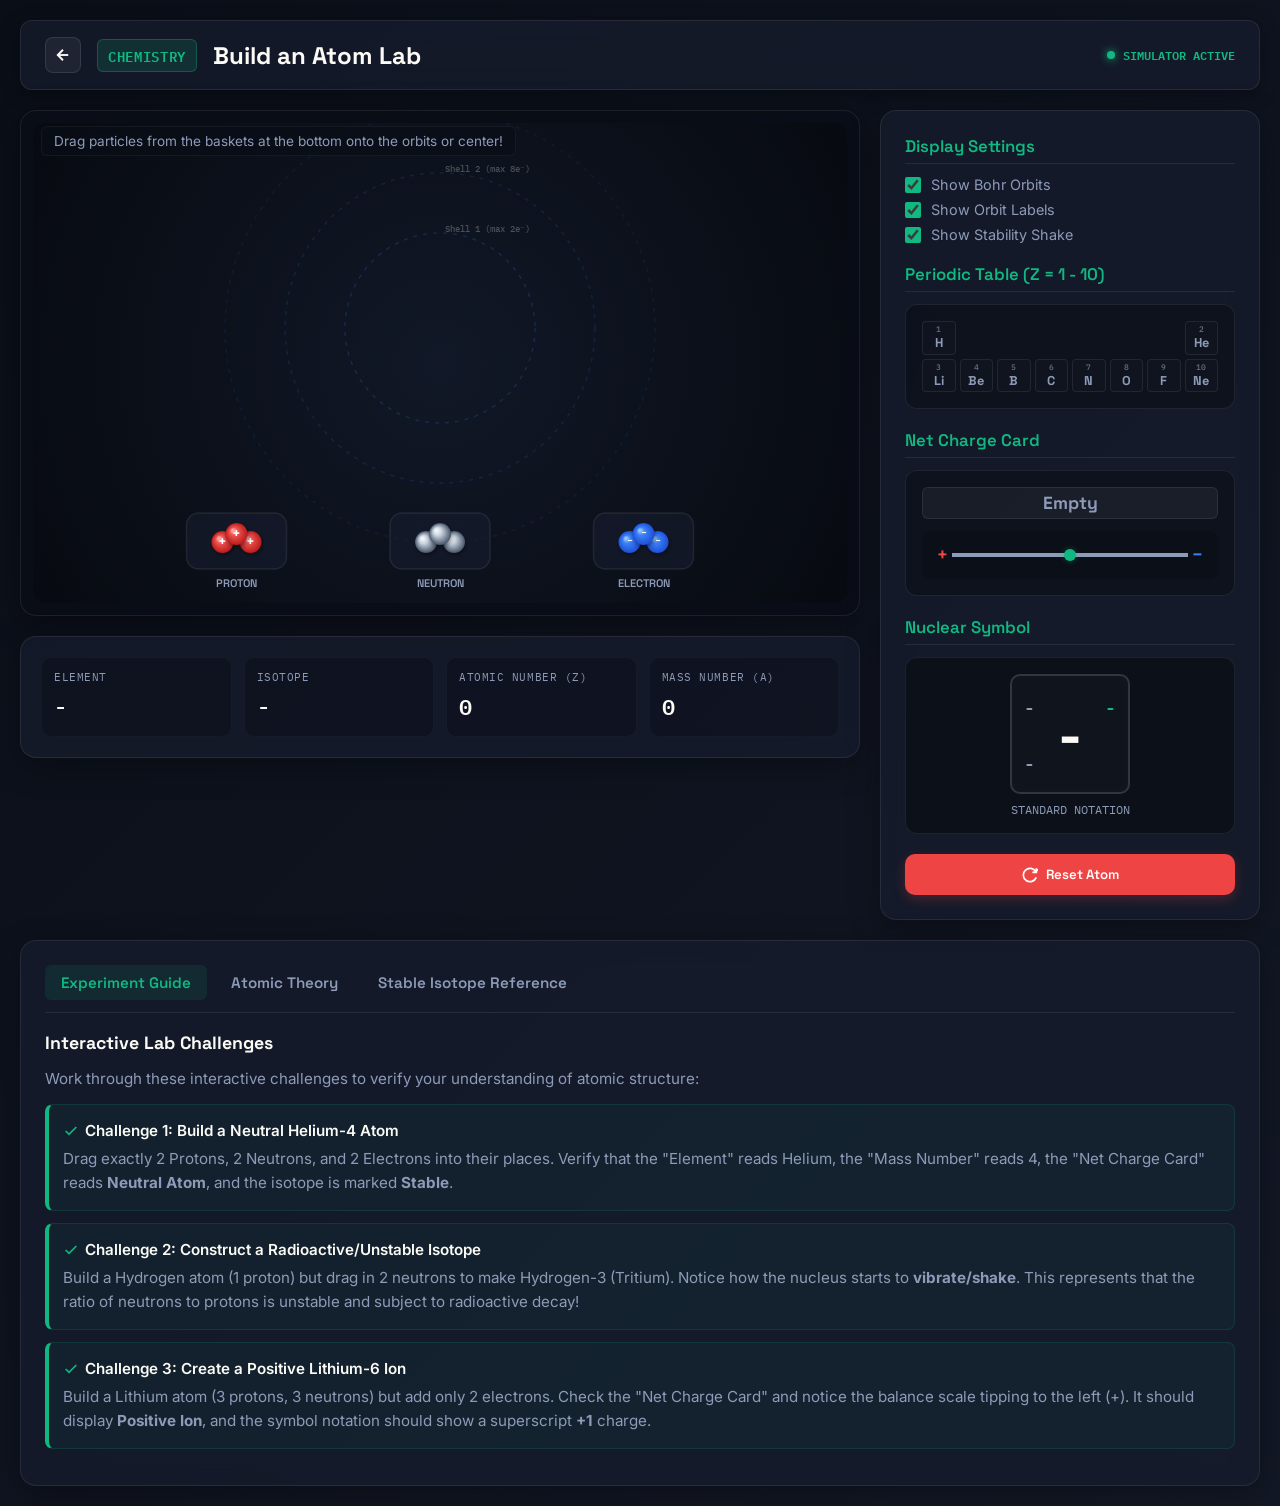
<file: simulations/1_6_build_an_atom.html>
<!DOCTYPE html>
<html lang="en">
<head>
  <meta charset="UTF-8">
  <meta name="viewport" content="width=device-width, initial-scale=1.0">
  <meta name="description" content="Interactive Build an Atom Lab — Chemistry Virtual Lab">
  <title>Build an Atom Lab — Chemistry Virtual Lab</title>
  
  <!-- Google Fonts -->
  <link rel="preconnect" href="https://fonts.googleapis.com">
  <link rel="preconnect" href="https://fonts.gstatic.com" crossorigin>
  <link href="https://fonts.googleapis.com/css2?family=Inter:wght@400;500;600;700&family=Space+Grotesk:wght@500;600;700&family=IBM+Plex+Mono:wght@400;500;600&display=swap" rel="stylesheet">
  
  <style>
    :root {
      --bg-gradient: linear-gradient(135deg, #0a0e17 0%, #131826 100%);
      --panel-bg: rgba(23, 29, 46, 0.75);
      --panel-border: rgba(255, 255, 255, 0.08);
      --accent-chem: #10b981; /* Chemical green accent */
      --accent-glow: rgba(16, 185, 129, 0.35);
      --text-primary: #fbFAF5;
      --text-secondary: #8e9bb8;
      --font-display: 'Space Grotesk', 'Inter', sans-serif;
      --font-body: 'Inter', sans-serif;
      --font-mono: 'IBM Plex Mono', monospace;
      
      /* Particle Colors */
      --proton-color: #ef4444;
      --neutron-color: #94a3b8;
      --electron-color: #3b82f6;
      
      --danger: #ef4444;
      --warning: #f59e0b;
      --success: #10b981;
    }

    * { 
      box-sizing: border-box; 
      margin: 0; 
      padding: 0; 
    }

    body { 
      background: #0a0e17;
      background-image: var(--bg-gradient); 
      color: var(--text-primary); 
      font-family: var(--font-body); 
      min-height: 100vh; 
      display: flex; 
      flex-direction: column; 
      padding: 20px; 
      overflow-x: hidden; 
    }

    .lab-container { 
      max-width: 1280px; 
      width: 100%;
      margin: auto; 
      display: flex; 
      flex-direction: column; 
      gap: 20px; 
    }

    /* Header Title Bar */
    .lab-header { 
      background: var(--panel-bg); 
      border: 1px solid var(--panel-border); 
      border-radius: 12px; 
      padding: 16px 24px; 
      display: flex; 
      justify-content: space-between; 
      align-items: center; 
      backdrop-filter: blur(12px); 
      box-shadow: 0 4px 20px rgba(0, 0, 0, 0.3); 
    }

    .lab-title-group {
      display: flex;
      align-items: center;
      gap: 16px;
    }

    .back-btn {
      color: var(--text-primary);
      text-decoration: none;
      display: flex;
      align-items: center;
      justify-content: center;
      width: 36px;
      height: 36px;
      border-radius: 8px;
      background: rgba(255, 255, 255, 0.05);
      border: 1px solid rgba(255, 255, 255, 0.1);
      transition: all 0.2s;
    }

    .back-btn:hover {
      background: rgba(255, 255, 255, 0.1);
      transform: translateX(-2px);
    }

    .lab-badge {
      background: rgba(16, 185, 129, 0.15);
      color: var(--accent-chem);
      border: 1px solid rgba(16, 185, 129, 0.3);
      padding: 4px 10px;
      border-radius: 6px;
      font-family: var(--font-mono);
      font-size: 0.85rem;
      font-weight: 600;
      letter-spacing: 0.05em;
    }

    .lab-title { 
      font-family: var(--font-display); 
      font-size: 1.5rem; 
      font-weight: 700; 
    }

    .status-indicator { 
      display: flex; 
      align-items: center; 
      gap: 8px; 
      font-family: var(--font-mono); 
      font-size: 0.75rem; 
      color: var(--accent-chem); 
      font-weight: 600; 
    }

    .glow-dot { 
      width: 8px; 
      height: 8px; 
      background: var(--accent-chem); 
      border-radius: 50%; 
      box-shadow: 0 0 8px var(--accent-chem); 
      animation: pulse 1.5s infinite alternate; 
    }

    @keyframes pulse { 
      from { opacity: 0.4; transform: scale(0.9); } 
      to { opacity: 1; transform: scale(1.15); } 
    }

    /* Main Workspace Grid */
    .lab-workspace { 
      display: grid; 
      grid-template-columns: 1fr 380px; 
      gap: 20px; 
    }

    @media (max-width: 1024px) { 
      .lab-workspace { 
        grid-template-columns: 1fr; 
      } 
    }

    /* Left Visualizer Panel */
    .visualizer-panel {
      display: flex;
      flex-direction: column;
      gap: 20px;
    }

    .canvas-card { 
      position: relative; 
      background: rgba(10, 14, 23, 0.85); 
      border: 1px solid var(--panel-border);
      border-radius: 16px; 
      padding: 12px;
      overflow: hidden; 
      box-shadow: 0 8px 32px rgba(0, 0, 0, 0.4);
      display: flex;
      flex-direction: column;
      align-items: center;
    }

    canvas { 
      width: 100%; 
      height: 480px;
      display: block; 
      border-radius: 12px;
      background: radial-gradient(circle at center, #111827 0%, #070a10 100%);
      cursor: crosshair;
    }

    /* Overlay Help text on canvas */
    .canvas-overlay-text {
      position: absolute;
      top: 15px;
      left: 20px;
      pointer-events: none;
      font-size: 0.85rem;
      color: var(--text-secondary);
      background: rgba(10, 14, 23, 0.75);
      padding: 6px 12px;
      border-radius: 6px;
      border: 1px solid rgba(255, 255, 255, 0.05);
      backdrop-filter: blur(4px);
    }

    /* Data Card */
    .data-card { 
      background: var(--panel-bg); 
      border: 1px solid var(--panel-border); 
      border-radius: 16px; 
      padding: 20px; 
      backdrop-filter: blur(12px); 
      box-shadow: 0 8px 32px rgba(0, 0, 0, 0.3); 
    }

    .data-grid { 
      display: grid; 
      grid-template-columns: repeat(auto-fit, minmax(130px, 1fr)); 
      gap: 12px; 
    }

    .data-item { 
      background: rgba(0, 0, 0, 0.2); 
      border: 1px solid rgba(255, 255, 255, 0.03); 
      border-radius: 10px; 
      padding: 12px; 
      display: flex; 
      flex-direction: column; 
      gap: 4px; 
    }

    .data-label { 
      font-family: var(--font-mono); 
      font-size: 0.7rem; 
      text-transform: uppercase; 
      letter-spacing: 0.05em; 
      color: var(--text-secondary); 
    }

    .data-value { 
      font-family: var(--font-mono); 
      font-size: 1.35rem; 
      font-weight: 600; 
      color: var(--text-primary); 
    }

    /* Right Controls Panel */
    .controls-panel { 
      background: var(--panel-bg); 
      border: 1px solid var(--panel-border); 
      border-radius: 16px; 
      padding: 24px; 
      backdrop-filter: blur(12px); 
      box-shadow: 0 8px 32px rgba(0, 0, 0, 0.3); 
      display: flex;
      flex-direction: column;
      gap: 20px;
    }

    .control-section {
      display: flex;
      flex-direction: column;
      gap: 12px;
    }

    .control-title { 
      font-family: var(--font-display); 
      font-size: 1.05rem; 
      font-weight: 600; 
      color: var(--accent-chem); 
      border-bottom: 1px solid rgba(255, 255, 255, 0.08); 
      padding-bottom: 6px; 
    }

    .toggle-group {
      display: flex;
      flex-direction: column;
      gap: 8px;
    }

    .checkbox-label {
      display: flex;
      align-items: center;
      gap: 10px;
      font-size: 0.9rem;
      cursor: pointer;
      color: var(--text-secondary);
      transition: color 0.2s;
    }

    .checkbox-label:hover {
      color: var(--text-primary);
    }

    .checkbox-label input {
      accent-color: var(--accent-chem);
      width: 16px;
      height: 16px;
    }

    /* Nuclear Symbol Card */
    .symbol-card {
      background: rgba(10, 14, 23, 0.8);
      border: 1px solid var(--panel-border);
      border-radius: 12px;
      padding: 16px;
      display: flex;
      flex-direction: column;
      align-items: center;
      position: relative;
    }

    .symbol-display {
      width: 120px;
      height: 120px;
      border: 2px solid rgba(255, 255, 255, 0.15);
      border-radius: 10px;
      display: flex;
      align-items: center;
      justify-content: center;
      position: relative;
      background: rgba(255, 255, 255, 0.02);
      box-shadow: inset 0 0 15px rgba(255, 255, 255, 0.02);
    }

    .symbol-mass {
      position: absolute;
      top: 15px;
      left: 12px;
      font-family: var(--font-mono);
      font-size: 1.1rem;
      font-weight: 600;
      color: var(--text-secondary);
    }

    .symbol-proton {
      position: absolute;
      bottom: 15px;
      left: 12px;
      font-family: var(--font-mono);
      font-size: 1.1rem;
      font-weight: 600;
      color: var(--text-secondary);
    }

    .symbol-charge {
      position: absolute;
      top: 15px;
      right: 12px;
      font-family: var(--font-mono);
      font-size: 1.1rem;
      font-weight: 600;
      color: var(--accent-chem);
    }

    .symbol-element {
      font-family: var(--font-display);
      font-size: 3.5rem;
      font-weight: 700;
      color: var(--text-primary);
    }

    .symbol-label {
      margin-top: 8px;
      font-family: var(--font-mono);
      font-size: 0.75rem;
      color: var(--text-secondary);
      text-transform: uppercase;
    }

    /* Net Charge Indicator */
    .charge-card {
      background: rgba(10, 14, 23, 0.6);
      border: 1px solid var(--panel-border);
      border-radius: 12px;
      padding: 16px;
      display: flex;
      flex-direction: column;
      gap: 12px;
    }

    .charge-status-badge {
      text-align: center;
      font-family: var(--font-display);
      font-weight: 700;
      font-size: 1.1rem;
      padding: 4px 8px;
      border-radius: 6px;
      background: rgba(255, 255, 255, 0.05);
      border: 1px solid rgba(255, 255, 255, 0.08);
      color: var(--text-secondary);
      transition: all 0.3s;
    }

    .charge-status-badge.neutral {
      color: var(--success);
      background: rgba(16, 185, 129, 0.1);
      border-color: rgba(16, 185, 129, 0.25);
    }

    .charge-status-badge.positive {
      color: var(--warning);
      background: rgba(245, 158, 11, 0.1);
      border-color: rgba(245, 158, 11, 0.25);
    }

    .charge-status-badge.negative {
      color: var(--electron-color);
      background: rgba(59, 130, 246, 0.1);
      border-color: rgba(59, 130, 246, 0.25);
    }

    /* Interactive Balance Scale Visual */
    .balance-container {
      position: relative;
      height: 48px;
      display: flex;
      align-items: center;
      justify-content: center;
      background: rgba(0, 0, 0, 0.15);
      border-radius: 8px;
      overflow: hidden;
    }

    .balance-track {
      width: 80%;
      height: 4px;
      background: rgba(255, 255, 255, 0.1);
      position: relative;
    }

    .balance-bar {
      width: 100%;
      height: 100%;
      background: var(--text-secondary);
      position: absolute;
      top: 0;
      left: 0;
      transform-origin: center;
      transition: transform 0.4s cubic-bezier(0.175, 0.885, 0.32, 1.275);
    }

    .balance-bar::before {
      content: '+';
      position: absolute;
      left: -15px;
      top: -10px;
      font-size: 1rem;
      font-weight: 700;
      color: var(--proton-color);
    }

    .balance-bar::after {
      content: '−';
      position: absolute;
      right: -15px;
      top: -10px;
      font-size: 1rem;
      font-weight: 700;
      color: var(--electron-color);
    }

    .balance-pivot {
      width: 12px;
      height: 12px;
      border-radius: 50%;
      background: var(--accent-chem);
      position: absolute;
      box-shadow: 0 0 6px var(--accent-glow);
    }

    /* Mini Periodic Table */
    .periodic-table-card {
      background: rgba(10, 14, 23, 0.6);
      border: 1px solid var(--panel-border);
      border-radius: 12px;
      padding: 16px;
      display: flex;
      flex-direction: column;
      gap: 10px;
    }

    .periodic-grid {
      display: grid;
      grid-template-columns: repeat(8, 1fr);
      gap: 4px;
    }

    .periodic-cell {
      aspect-ratio: 1;
      border: 1px solid rgba(255, 255, 255, 0.08);
      border-radius: 4px;
      display: flex;
      flex-direction: column;
      align-items: center;
      justify-content: center;
      background: rgba(255, 255, 255, 0.01);
      cursor: pointer;
      font-family: var(--font-display);
      font-weight: 700;
      font-size: 0.8rem;
      color: var(--text-secondary);
      transition: all 0.2s;
    }

    .periodic-cell:hover:not(.empty) {
      background: rgba(255, 255, 255, 0.05);
      border-color: rgba(255, 255, 255, 0.2);
    }

    .periodic-cell.empty {
      border: none;
      background: transparent;
      cursor: default;
      pointer-events: none;
    }

    .periodic-cell.active {
      background: var(--accent-chem) !important;
      color: #000 !important;
      border-color: var(--accent-chem) !important;
      box-shadow: 0 0 10px var(--accent-glow);
    }

    .periodic-cell-num {
      font-size: 0.5rem;
      font-family: var(--font-mono);
      font-weight: 500;
      opacity: 0.7;
    }

    .btn { 
      padding: 12px 18px; 
      border-radius: 10px; 
      font-family: var(--font-display); 
      font-weight: 600; 
      cursor: pointer; 
      border: none; 
      transition: all 0.2s; 
      display: flex;
      align-items: center;
      justify-content: center;
      gap: 8px;
    }

    .btn-primary { 
      background: var(--danger); 
      color: #fff; 
      box-shadow: 0 4px 12px rgba(239, 68, 68, 0.25); 
    }

    .btn-primary:hover { 
      background: #dc2626; 
      transform: translateY(-1px); 
      box-shadow: 0 6px 16px rgba(239, 68, 68, 0.35);
    }

    .btn-secondary {
      background: rgba(255, 255, 255, 0.05);
      border: 1px solid rgba(255, 255, 255, 0.1);
      color: var(--text-primary);
    }

    .btn-secondary:hover {
      background: rgba(255, 255, 255, 0.08);
      border-color: rgba(255, 255, 255, 0.15);
    }

    /* Tabs Layout */
    .tabs-card {
      background: var(--panel-bg);
      border: 1px solid var(--panel-border);
      border-radius: 16px;
      padding: 24px;
      backdrop-filter: blur(12px);
      box-shadow: 0 8px 32px rgba(0, 0, 0, 0.3);
    }

    .tab-header {
      display: flex;
      gap: 8px;
      border-bottom: 1px solid rgba(255, 255, 255, 0.08);
      padding-bottom: 12px;
      margin-bottom: 16px;
    }

    .tab-btn {
      padding: 8px 16px;
      background: transparent;
      border: none;
      color: var(--text-secondary);
      font-family: var(--font-display);
      font-weight: 600;
      font-size: 0.95rem;
      cursor: pointer;
      border-radius: 6px;
      transition: all 0.2s;
    }

    .tab-btn:hover {
      color: var(--text-primary);
      background: rgba(255, 255, 255, 0.03);
    }

    .tab-btn.active {
      color: var(--accent-chem);
      background: rgba(16, 185, 129, 0.1);
    }

    .tab-content {
      display: none;
      line-height: 1.6;
      font-size: 0.95rem;
      color: var(--text-secondary);
    }

    .tab-content.active {
      display: block;
    }

    .tab-content h3 {
      color: var(--text-primary);
      margin-bottom: 10px;
      font-family: var(--font-display);
    }

    .tab-content ul, .tab-content ol {
      margin-left: 20px;
      margin-bottom: 12px;
    }

    .tab-content li {
      margin-bottom: 6px;
    }

    .challenge-box {
      background: rgba(16, 185, 129, 0.05);
      border: 1px solid rgba(16, 185, 129, 0.15);
      border-radius: 8px;
      padding: 14px;
      margin-bottom: 12px;
      border-left: 4px solid var(--accent-chem);
    }

    .challenge-title {
      font-weight: 600;
      color: var(--text-primary);
      margin-bottom: 4px;
      display: flex;
      align-items: center;
      gap: 6px;
    }
  </style>
</head>
<body>
  <div class="lab-container">
    <header class="lab-header">
      <div class="lab-title-group">
        <a href="../student/dashboard.php" class="back-btn" title="Back to Dashboard">
          <svg width="18" height="18" viewBox="0 0 24 24" fill="none" stroke="currentColor" stroke-width="2.5">
            <line x1="19" y1="12" x2="5" y2="12"></line>
            <polyline points="12 19 5 12 12 5"></polyline>
          </svg>
        </a>
        <span class="lab-badge">CHEMISTRY</span>
        <h1 class="lab-title">Build an Atom Lab</h1>
      </div>
      <div class="status-indicator"><span class="glow-dot"></span>SIMULATOR ACTIVE</div>
    </header>

    <div class="lab-workspace">
      <div class="visualizer-panel">
        <div class="canvas-card">
          <div class="canvas-overlay-text">Drag particles from the baskets at the bottom onto the orbits or center!</div>
          <canvas id="atomCanvas"></canvas>
        </div>
        
        <div class="data-card">
          <div class="data-grid">
            <div class="data-item">
              <span class="data-label">Element</span>
              <span class="data-value" id="elemName">Hydrogen</span>
            </div>
            <div class="data-item">
              <span class="data-label">Isotope</span>
              <span class="data-value" id="isotopeName">Protium</span>
            </div>
            <div class="data-item">
              <span class="data-label">Atomic Number (Z)</span>
              <span class="data-value" id="atomicNum">0</span>
            </div>
            <div class="data-item">
              <span class="data-label">Mass Number (A)</span>
              <span class="data-value" id="massNumber">0</span>
            </div>
          </div>
        </div>
      </div>

      <div class="controls-panel">
        <div class="control-section">
          <div class="control-title">Display Settings</div>
          <div class="toggle-group">
            <label class="checkbox-label">
              <input type="checkbox" id="showOrbits" checked>
              <span>Show Bohr Orbits</span>
            </label>
            <label class="checkbox-label">
              <input type="checkbox" id="showLabels" checked>
              <span>Show Orbit Labels</span>
            </label>
            <label class="checkbox-label">
              <input type="checkbox" id="showStability" checked>
              <span>Show Stability Shake</span>
            </label>
          </div>
        </div>

        <div class="control-section">
          <div class="control-title">Periodic Table (Z = 1 - 10)</div>
          <div class="periodic-table-card">
            <div class="periodic-grid">
              <!-- Row 1 -->
              <div class="periodic-cell" data-z="1" id="pt-1"><span class="periodic-cell-num">1</span>H</div>
              <div class="periodic-cell empty"></div>
              <div class="periodic-cell empty"></div>
              <div class="periodic-cell empty"></div>
              <div class="periodic-cell empty"></div>
              <div class="periodic-cell empty"></div>
              <div class="periodic-cell empty"></div>
              <div class="periodic-cell" data-z="2" id="pt-2"><span class="periodic-cell-num">2</span>He</div>
              
              <!-- Row 2 -->
              <div class="periodic-cell" data-z="3" id="pt-3"><span class="periodic-cell-num">3</span>Li</div>
              <div class="periodic-cell" data-z="4" id="pt-4"><span class="periodic-cell-num">4</span>Be</div>
              <div class="periodic-cell" data-z="5" id="pt-5"><span class="periodic-cell-num">5</span>B</div>
              <div class="periodic-cell" data-z="6" id="pt-6"><span class="periodic-cell-num">6</span>C</div>
              <div class="periodic-cell" data-z="7" id="pt-7"><span class="periodic-cell-num">7</span>N</div>
              <div class="periodic-cell" data-z="8" id="pt-8"><span class="periodic-cell-num">8</span>O</div>
              <div class="periodic-cell" data-z="9" id="pt-9"><span class="periodic-cell-num">9</span>F</div>
              <div class="periodic-cell" data-z="10" id="pt-10"><span class="periodic-cell-num">10</span>Ne</div>
            </div>
          </div>
        </div>

        <div class="control-section">
          <div class="control-title">Net Charge Card</div>
          <div class="charge-card">
            <div class="charge-status-badge neutral" id="chargeStatus">Neutral Atom</div>
            <div class="balance-container">
              <div class="balance-track">
                <div class="balance-bar" id="balanceBar"></div>
              </div>
              <div class="balance-pivot"></div>
            </div>
          </div>
        </div>

        <div class="control-section">
          <div class="control-title">Nuclear Symbol</div>
          <div class="symbol-card">
            <div class="symbol-display">
              <div class="symbol-mass" id="symMass">-</div>
              <div class="symbol-proton" id="symProtons">-</div>
              <div class="symbol-charge" id="symCharge">-</div>
              <div class="symbol-element" id="symElement">-</div>
            </div>
            <span class="symbol-label">Standard Notation</span>
          </div>
        </div>

        <div class="control-section">
          <div style="display:flex; gap:10px;">
            <button class="btn btn-primary" id="resetBtn" style="flex:1;">
              <svg width="16" height="16" viewBox="0 0 24 24" fill="none" stroke="currentColor" stroke-width="2.5">
                <path d="M21.5 2v6h-6M21.34 15.57a10 10 0 1 1-.57-8.38l5.67-5.67"></path>
              </svg>
              Reset Atom
            </button>
          </div>
        </div>
      </div>
    </div>

    <!-- Info/Theory Tabs Card -->
    <div class="tabs-card">
      <div class="tab-header">
        <button class="tab-btn active" data-tab="experiment">Experiment Guide</button>
        <button class="tab-btn" data-tab="theory">Atomic Theory</button>
        <button class="tab-btn" data-tab="isotopes">Stable Isotope Reference</button>
      </div>

      <div class="tab-content active" id="tab-experiment">
        <h3>Interactive Lab Challenges</h3>
        <p style="margin-bottom:12px;">Work through these interactive challenges to verify your understanding of atomic structure:</p>
        
        <div class="challenge-box">
          <div class="challenge-title">
            <svg width="16" height="16" viewBox="0 0 24 24" fill="none" stroke="currentColor" stroke-width="2.5" style="color:var(--accent-chem);">
              <polyline points="20 6 9 17 4 12"></polyline>
            </svg>
            Challenge 1: Build a Neutral Helium-4 Atom
          </div>
          <p>Drag exactly 2 Protons, 2 Neutrons, and 2 Electrons into their places. Verify that the "Element" reads Helium, the "Mass Number" reads 4, the "Net Charge Card" reads <b>Neutral Atom</b>, and the isotope is marked <b>Stable</b>.</p>
        </div>

        <div class="challenge-box">
          <div class="challenge-title">
            <svg width="16" height="16" viewBox="0 0 24 24" fill="none" stroke="currentColor" stroke-width="2.5" style="color:var(--accent-chem);">
              <polyline points="20 6 9 17 4 12"></polyline>
            </svg>
            Challenge 2: Construct a Radioactive/Unstable Isotope
          </div>
          <p>Build a Hydrogen atom (1 proton) but drag in 2 neutrons to make Hydrogen-3 (Tritium). Notice how the nucleus starts to <b>vibrate/shake</b>. This represents that the ratio of neutrons to protons is unstable and subject to radioactive decay!</p>
        </div>

        <div class="challenge-box">
          <div class="challenge-title">
            <svg width="16" height="16" viewBox="0 0 24 24" fill="none" stroke="currentColor" stroke-width="2.5" style="color:var(--accent-chem);">
              <polyline points="20 6 9 17 4 12"></polyline>
            </svg>
            Challenge 3: Create a Positive Lithium-6 Ion
          </div>
          <p>Build a Lithium atom (3 protons, 3 neutrons) but add only 2 electrons. Check the "Net Charge Card" and notice the balance scale tipping to the left (+). It should display <b>Positive Ion</b>, and the symbol notation should show a superscript <b>+1</b> charge.</p>
        </div>
      </div>

      <div class="tab-content" id="tab-theory">
        <h3>The Anatomy of an Atom</h3>
        <p style="margin-bottom: 12px;">Atoms are the basic building blocks of all matter. They are composed of three subatomic particles:</p>
        <ul>
          <li><b>Protons (P):</b> Positively charged particles ($+1\text{ e}$) found in the dense center of the atom (the nucleus). The number of protons defines the identity of the element.</li>
          <li><b>Neutrons (N):</b> Neutral particles (no charge) found in the nucleus. They add mass to the atom and help bind protons together against electrostatic repulsion.</li>
          <li><b>Electrons (e):</b> Negatively charged particles ($-1\text{ e}$) that orbit the nucleus in specific circular shells (Bohr model).</li>
        </ul>
        <br>
        <h3>Key Definitions</h3>
        <ul>
          <li><b>Atomic Number ($Z$):</b> The number of protons in the nucleus. Defines the chemical element (e.g., $Z=1$ is Hydrogen, $Z=6$ is Carbon).</li>
          <li><b>Mass Number ($A$):</b> The total number of protons and neutrons ($A = Z + N$).</li>
          <li><b>Net Charge:</b> Calculated as $\text{Protons} - \text{Electrons}$. A neutral atom has equal protons and electrons. An ion is formed when they are unequal.</li>
          <li><b>Isotopes:</b> Atoms of the same element (same number of protons) but different numbers of neutrons (different mass numbers).</li>
        </ul>
      </div>

      <div class="tab-content" id="tab-isotopes">
        <h3>Stable Isotopes Table (Elements 1–10)</h3>
        <p style="margin-bottom: 12px;">The nuclear stability of isotopes depends on the balance between the strong nuclear force (which holds the nucleus together) and electrostatic repulsion between protons. Here are the stable configurations for elements 1 to 10:</p>
        
        <table style="width: 100%; border-collapse: collapse; margin-top: 10px; font-size: 0.9rem; text-align: left;">
          <thead>
            <tr style="border-bottom: 2px solid rgba(255,255,255,0.1); color: var(--text-primary);">
              <th style="padding: 8px;">Element</th>
              <th style="padding: 8px;">Atomic # ($Z$)</th>
              <th style="padding: 8px;">Stable Neutrons ($N$)</th>
              <th style="padding: 8px;">Stable Mass Numbers ($A$)</th>
            </tr>
          </thead>
          <tbody>
            <tr style="border-bottom: 1px solid rgba(255,255,255,0.05);">
              <td style="padding: 8px;">Hydrogen (H)</td>
              <td style="padding: 8px;">1</td>
              <td style="padding: 8px;">0, 1</td>
              <td style="padding: 8px;">1 (Protium), 2 (Deuterium)</td>
            </tr>
            <tr style="border-bottom: 1px solid rgba(255,255,255,0.05);">
              <td style="padding: 8px;">Helium (He)</td>
              <td style="padding: 8px;">2</td>
              <td style="padding: 8px;">1, 2</td>
              <td style="padding: 8px;">3, 4</td>
            </tr>
            <tr style="border-bottom: 1px solid rgba(255,255,255,0.05);">
              <td style="padding: 8px;">Lithium (Li)</td>
              <td style="padding: 8px;">3</td>
              <td style="padding: 8px;">3, 4</td>
              <td style="padding: 8px;">6, 7</td>
            </tr>
            <tr style="border-bottom: 1px solid rgba(255,255,255,0.05);">
              <td style="padding: 8px;">Beryllium (Be)</td>
              <td style="padding: 8px;">4</td>
              <td style="padding: 8px;">5</td>
              <td style="padding: 8px;">9</td>
            </tr>
            <tr style="border-bottom: 1px solid rgba(255,255,255,0.05);">
              <td style="padding: 8px;">Boron (B)</td>
              <td style="padding: 8px;">5</td>
              <td style="padding: 8px;">5, 6</td>
              <td style="padding: 8px;">10, 11</td>
            </tr>
            <tr style="border-bottom: 1px solid rgba(255,255,255,0.05);">
              <td style="padding: 8px;">Carbon (C)</td>
              <td style="padding: 8px;">6</td>
              <td style="padding: 8px;">6, 7</td>
              <td style="padding: 8px;">12, 13</td>
            </tr>
            <tr style="border-bottom: 1px solid rgba(255,255,255,0.05);">
              <td style="padding: 8px;">Nitrogen (N)</td>
              <td style="padding: 8px;">7</td>
              <td style="padding: 8px;">7, 8</td>
              <td style="padding: 8px;">14, 15</td>
            </tr>
            <tr style="border-bottom: 1px solid rgba(255,255,255,0.05);">
              <td style="padding: 8px;">Oxygen (O)</td>
              <td style="padding: 8px;">8</td>
              <td style="padding: 8px;">8, 9, 10</td>
              <td style="padding: 8px;">16, 17, 18</td>
            </tr>
            <tr style="border-bottom: 1px solid rgba(255,255,255,0.05);">
              <td style="padding: 8px;">Fluorine (F)</td>
              <td style="padding: 8px;">9</td>
              <td style="padding: 8px;">10</td>
              <td style="padding: 8px;">19</td>
            </tr>
            <tr style="border-bottom: 1px solid rgba(255,255,255,0.05);">
              <td style="padding: 8px;">Neon (Ne)</td>
              <td style="padding: 8px;">10</td>
              <td style="padding: 8px;">10, 11, 12</td>
              <td style="padding: 8px;">20, 21, 22</td>
            </tr>
          </tbody>
        </table>
      </div>
    </div>
  </div>

  <script src="../assets/js/build_atom.js"></script>
  <script>
    // Tab switching logic
    document.querySelectorAll('.tab-btn').forEach(btn => {
      btn.addEventListener('click', () => {
        document.querySelectorAll('.tab-btn').forEach(b => b.classList.remove('active'));
        document.querySelectorAll('.tab-content').forEach(c => c.classList.remove('active'));
        btn.classList.add('active');
        document.getElementById(`tab-${btn.dataset.tab}`).classList.add('active');
      });
    });
  </script>
</body>
</html>
</file>
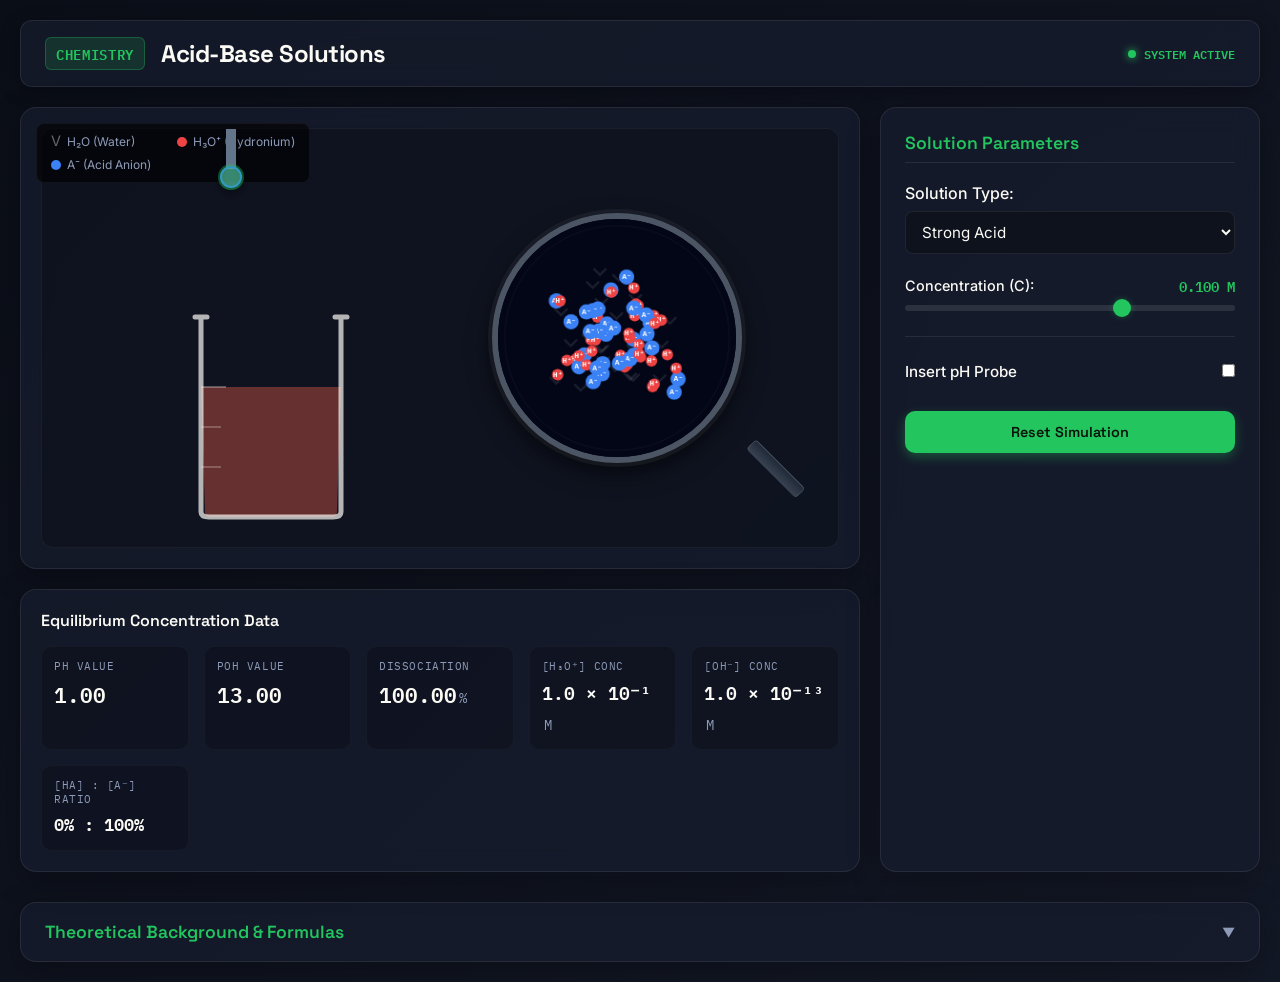
<file: simulations/1_8_acid_base_solutions.html>
<!DOCTYPE html>
<html lang="en">
<head>
  <meta charset="UTF-8">
  <meta name="viewport" content="width=device-width, initial-scale=1.0">
  <meta name="description" content="Interactive Acid-Base Solutions Simulation — Zeal Virtual Lab">
  <title>Acid-Base Solutions — Chemistry Virtual Lab</title>
  
  <!-- Google Fonts -->
  <link rel="preconnect" href="https://fonts.googleapis.com">
  <link rel="preconnect" href="https://fonts.gstatic.com" crossorigin>
  <link href="https://fonts.googleapis.com/css2?family=Inter:wght@400;500;600;700&family=Space+Grotesk:wght@500;600;700&family=IBM+Plex+Mono:wght@400;500;600&display=swap" rel="stylesheet">

  <style>
    :root {
      --bg-gradient: linear-gradient(135deg, #0a0e17 0%, #131826 100%);
      --panel-bg: rgba(23, 29, 46, 0.75);
      --panel-border: rgba(255, 255, 255, 0.08);
      --accent-color: #22c55e; /* Green accent */
      --accent-glow: rgba(34, 197, 94, 0.35);
      --text-primary: #fbFAF5;
      --text-secondary: #8e9bb8;
      --font-display: 'Space Grotesk', 'Inter', sans-serif;
      --font-body: 'Inter', sans-serif;
      --font-mono: 'IBM Plex Mono', monospace;
      
      --danger: #ef4444;
      --warning: #f59e0b;
      --success: #22c55e;
      --neutral: #94a3b8;
    }

    * {
      box-sizing: border-box;
      margin: 0;
      padding: 0;
    }

    body {
      background: #0a0e17;
      background-image: var(--bg-gradient);
      color: var(--text-primary);
      font-family: var(--font-body);
      min-height: 100vh;
      display: flex;
      flex-direction: column;
      padding: 20px;
      overflow-x: hidden;
    }

    /* Container */
    .lab-container {
      max-width: 1280px;
      width: 100%;
      margin: 0 auto;
      display: flex;
      flex-direction: column;
      gap: 20px;
    }

    /* Header Title Bar */
    .lab-header {
      background: var(--panel-bg);
      border: 1px solid var(--panel-border);
      border-radius: 12px;
      padding: 16px 24px;
      display: flex;
      justify-content: space-between;
      align-items: center;
      backdrop-filter: blur(12px);
      box-shadow: 0 4px 20px rgba(0, 0, 0, 0.3);
    }

    .lab-title-group {
      display: flex;
      align-items: center;
      gap: 16px;
    }

    .lab-badge {
      background: rgba(34, 197, 94, 0.15);
      color: var(--accent-color);
      border: 1px solid rgba(34, 197, 94, 0.3);
      padding: 4px 10px;
      border-radius: 6px;
      font-family: var(--font-mono);
      font-size: 0.85rem;
      font-weight: 600;
      letter-spacing: 0.05em;
    }

    .lab-title {
      font-family: var(--font-display);
      font-size: 1.5rem;
      font-weight: 700;
      letter-spacing: -0.02em;
    }

    .status-indicator {
      display: flex;
      align-items: center;
      gap: 8px;
      font-family: var(--font-mono);
      font-size: 0.75rem;
      color: var(--accent-color);
      font-weight: 600;
    }

    .glow-dot {
      width: 8px;
      height: 8px;
      background: var(--accent-color);
      border-radius: 50%;
      box-shadow: 0 0 8px var(--accent-color);
      animation: pulse 1.5s infinite alternate;
    }

    @keyframes pulse {
      from { opacity: 0.4; transform: scale(0.9); }
      to { opacity: 1; transform: scale(1.15); }
    }

    /* Main Workspace Grid */
    .lab-workspace {
      display: grid;
      grid-template-columns: 1fr 380px;
      gap: 20px;
    }

    @media (max-width: 1024px) {
      .lab-workspace {
        grid-template-columns: 1fr;
      }
    }

    /* Left Visualizer Panel */
    .visualizer-panel {
      display: flex;
      flex-direction: column;
      gap: 20px;
    }

    .canvas-card {
      background: var(--panel-bg);
      border: 1px solid var(--panel-border);
      border-radius: 16px;
      padding: 20px;
      backdrop-filter: blur(12px);
      box-shadow: 0 8px 32px rgba(0, 0, 0, 0.3);
      position: relative;
    }

    /* Workbench container */
    .sim-canvas-container {
      position: relative;
      width: 100%;
      height: 420px;
      background: rgba(10, 14, 23, 0.5);
      border-radius: 12px;
      overflow: hidden;
      border: 1px solid rgba(255, 255, 255, 0.05);
      display: flex;
      align-items: center;
      justify-content: center;
    }

    /* SVG Beaker display */
    #beakerSvg {
      position: absolute;
      bottom: 20px;
      left: 15%;
      pointer-events: none;
    }

    /* Canvas molecular view circular inset */
    .molecular-lens {
      position: absolute;
      right: 12%;
      top: 50%;
      transform: translateY(-50%);
      width: 250px;
      height: 250px;
      border-radius: 50%;
      border: 6px solid #4b5563;
      background: #020617;
      box-shadow: 0 0 0 4px rgba(255,255,255,0.05), inset 0 0 20px rgba(0,0,0,0.8), 0 10px 25px rgba(0,0,0,0.6);
      overflow: hidden;
    }

    /* Magnifier handle decoration */
    .magnifier-handle {
      position: absolute;
      right: 10%;
      bottom: 8%;
      width: 14px;
      height: 70px;
      background: linear-gradient(90deg, #374151, #1f2937);
      border-radius: 4px;
      transform: rotate(-45deg);
      transform-origin: top center;
      border: 1px solid rgba(255,255,255,0.1);
      z-index: 2;
    }

    /* Dynamic molecular canvas */
    #molecularCanvas {
      width: 100%;
      height: 100%;
      display: block;
    }

    /* Live pH probe overlay */
    #phProbe {
      position: absolute;
      left: 20%;
      top: -150px; /* Hidden initially, slides down */
      width: 60px;
      height: 220px;
      z-index: 10;
      transition: top 0.6s cubic-bezier(0.16, 1, 0.3, 1);
      pointer-events: none;
    }

    #phProbe.inserted {
      top: 100px; /* Inserted in liquid */
    }

    /* Legend Overlay */
    .particles-legend {
      position: absolute;
      top: 15px;
      left: 15px;
      background: rgba(0, 0, 0, 0.6);
      padding: 10px 14px;
      border-radius: 8px;
      border: 1px solid rgba(255, 255, 255, 0.05);
      font-size: 0.75rem;
      display: grid;
      grid-template-columns: repeat(2, 1fr);
      gap: 8px;
      pointer-events: none;
      z-index: 3;
    }

    .legend-item {
      display: flex;
      align-items: center;
      gap: 6px;
      color: var(--text-secondary);
    }

    .legend-dot {
      width: 10px;
      height: 10px;
      border-radius: 50%;
    }

    .legend-double-dot {
      width: 18px;
      height: 10px;
      border-radius: 5px;
      position: relative;
    }

    .legend-double-dot span {
      position: absolute;
      width: 10px;
      height: 10px;
      border-radius: 50%;
    }

    /* Data card */
    .data-card {
      background: var(--panel-bg);
      border: 1px solid var(--panel-border);
      border-radius: 16px;
      padding: 20px;
      backdrop-filter: blur(12px);
      box-shadow: 0 8px 32px rgba(0, 0, 0, 0.3);
      display: flex;
      flex-direction: column;
      gap: 15px;
    }

    .data-grid {
      display: grid;
      grid-template-columns: repeat(auto-fit, minmax(130px, 1fr));
      gap: 15px;
    }

    .data-item {
      background: rgba(0, 0, 0, 0.2);
      border: 1px solid rgba(255, 255, 255, 0.03);
      border-radius: 10px;
      padding: 12px;
      display: flex;
      flex-direction: column;
      gap: 4px;
    }

    .data-label {
      font-family: var(--font-mono);
      font-size: 0.7rem;
      text-transform: uppercase;
      letter-spacing: 0.05em;
      color: var(--text-secondary);
    }

    .data-value {
      font-family: var(--font-mono);
      font-size: 1.3rem;
      font-weight: 600;
      color: var(--text-primary);
    }

    .value-unit {
      font-size: 0.85rem;
      color: var(--text-secondary);
      font-weight: normal;
      margin-left: 2px;
    }

    /* Right Controls Panel */
    .controls-panel {
      background: var(--panel-bg);
      border: 1px solid var(--panel-border);
      border-radius: 16px;
      padding: 24px;
      backdrop-filter: blur(12px);
      box-shadow: 0 8px 32px rgba(0, 0, 0, 0.3);
      display: flex;
      flex-direction: column;
      gap: 20px;
    }

    .control-section-title {
      font-family: var(--font-display);
      font-size: 1.1rem;
      font-weight: 600;
      border-bottom: 1px solid rgba(255, 255, 255, 0.08);
      padding-bottom: 8px;
      color: var(--accent-color);
    }

    .control-group {
      display: flex;
      flex-direction: column;
      gap: 8px;
    }

    .control-label-row {
      display: flex;
      justify-content: space-between;
      align-items: center;
      font-size: 0.9rem;
    }

    .control-label {
      color: var(--text-primary);
      font-weight: 500;
    }

    .control-value {
      font-family: var(--font-mono);
      font-weight: 600;
      color: var(--accent-color);
    }

    /* Input Controls styling */
    .sim-select {
      background: rgba(10, 14, 23, 0.6);
      border: 1px solid var(--panel-border);
      color: var(--text-primary);
      padding: 10px 12px;
      border-radius: 8px;
      font-family: var(--font-body);
      font-size: 0.95rem;
      outline: none;
      cursor: pointer;
      transition: all 0.2s;
    }

    .sim-select:focus {
      border-color: var(--accent-color);
      box-shadow: 0 0 6px var(--accent-glow);
    }

    .sim-slider {
      -webkit-appearance: none;
      width: 100%;
      height: 6px;
      border-radius: 3px;
      background: rgba(255, 255, 255, 0.1);
      outline: none;
      transition: all 0.2s;
    }

    .sim-slider::-webkit-slider-thumb {
      -webkit-appearance: none;
      appearance: none;
      width: 18px;
      height: 18px;
      border-radius: 50%;
      background: var(--accent-color);
      cursor: pointer;
      box-shadow: 0 0 6px var(--accent-glow);
      transition: transform 0.1s;
    }

    .sim-slider::-webkit-slider-thumb:hover {
      transform: scale(1.2);
    }

    /* Weak Acid/Base Ka/Kb Presets Panel */
    .strength-parameter-box {
      border-left: 2px solid var(--accent-color);
      padding-left: 14px;
      display: flex;
      flex-direction: column;
      gap: 12px;
      background: rgba(255,255,255,0.01);
      padding-top: 5px;
      padding-bottom: 5px;
    }

    /* Action Buttons */
    .btn-row {
      display: grid;
      grid-template-columns: 1fr 1fr;
      gap: 10px;
      margin-top: 10px;
    }

    .btn {
      padding: 12px;
      border-radius: 10px;
      font-family: var(--font-display);
      font-weight: 600;
      font-size: 0.9rem;
      cursor: pointer;
      border: none;
      transition: all 0.2s;
      display: inline-flex;
      align-items: center;
      justify-content: center;
      gap: 8px;
      user-select: none;
    }

    .btn-primary {
      background: var(--accent-color);
      color: #0b130a;
      box-shadow: 0 4px 12px var(--accent-glow);
    }

    .btn-primary:hover {
      background: #4ade80;
      transform: translateY(-1px);
      box-shadow: 0 6px 16px var(--accent-glow);
    }

    .btn-secondary {
      background: rgba(255, 255, 255, 0.05);
      border: 1px solid rgba(255, 255, 255, 0.1);
      color: var(--text-primary);
    }

    .btn-secondary:hover {
      background: rgba(255, 255, 255, 0.08);
      border-color: rgba(255, 255, 255, 0.15);
    }

    /* Theory panel */
    .theory-card {
      background: var(--panel-bg);
      border: 1px solid var(--panel-border);
      border-radius: 16px;
      margin-top: 10px;
      box-shadow: 0 8px 32px rgba(0, 0, 0, 0.3);
      overflow: hidden;
    }

    .theory-summary {
      font-family: var(--font-display);
      font-size: 1.1rem;
      font-weight: 600;
      padding: 18px 24px;
      cursor: pointer;
      display: flex;
      justify-content: space-between;
      align-items: center;
      user-select: none;
      color: var(--accent-color);
    }

    .theory-summary::after {
      content: '▼';
      font-size: 0.8rem;
      transition: transform 0.2s;
      color: var(--text-secondary);
    }

    .theory-card[open] .theory-summary::after {
      transform: rotate(180deg);
    }

    .theory-content {
      padding: 0 24px 24px 24px;
      border-top: 1px solid rgba(255, 255, 255, 0.05);
      font-size: 0.95rem;
      line-height: 1.6;
      color: var(--text-secondary);
      display: flex;
      flex-direction: column;
      gap: 20px;
    }

    .theory-content h4 {
      font-family: var(--font-display);
      color: var(--text-primary);
      font-size: 1.05rem;
      font-weight: 600;
      margin-top: 15px;
      margin-bottom: 5px;
    }

    .formula-box {
      background: rgba(0, 0, 0, 0.25);
      border-radius: 8px;
      padding: 12px 18px;
      font-family: var(--font-mono);
      color: var(--accent-color);
      font-size: 1.05rem;
      border-left: 3px solid var(--accent-color);
      margin: 8px 0;
      display: flex;
      flex-direction: column;
      gap: 4px;
    }

    .formula-explanation {
      font-size: 0.8rem;
      color: var(--text-secondary);
      font-family: var(--font-body);
    }

    .theory-list {
      list-style-type: none;
      display: flex;
      flex-direction: column;
      gap: 8px;
      margin-left: 5px;
    }

    .theory-list li {
      position: relative;
      padding-left: 18px;
    }

    .theory-list li::before {
      content: '•';
      color: var(--accent-color);
      position: absolute;
      left: 0;
      font-size: 1.2rem;
      line-height: 1;
    }
  </style>
</head>
<body>

<div class="lab-container">
  
  <!-- Header Bar -->
  <header class="lab-header">
    <div class="lab-title-group">
      <span class="lab-badge">CHEMISTRY</span>
      <h1 class="lab-title">Acid-Base Solutions</h1>
    </div>
    <div class="status-indicator">
      <span class="glow-dot"></span>
      <span class="mono">SYSTEM ACTIVE</span>
    </div>
  </header>

  <!-- Workspace Grid -->
  <div class="lab-workspace">
    
    <!-- Left Column: Beaker, Canvas Molecular view, Data Panel -->
    <div class="visualizer-panel">
      
      <!-- Visualizer Workbench -->
      <div class="canvas-card">
        
        <!-- Legend of particles -->
        <div class="particles-legend" id="legendBox">
          <!-- Populated dynamically based on solution type -->
        </div>

        <div class="sim-canvas-container">
          
          <!-- Beaker SVG (drawn on left side) -->
          <svg id="beakerSvg" width="220" height="240" viewBox="0 0 220 240">
            <!-- Liquid Fill -->
            <path id="liquidFill" d="M 40 100 L 180 100 L 176 225 Q 176 230 170 230 L 50 230 Q 44 230 44 225 Z" fill="rgba(34, 197, 94, 0.4)" />
            <!-- Beaker Glass Outline -->
            <path d="M 40 30 L 40 225 Q 40 230 48 230 L 172 230 Q 180 230 180 225 L 180 30 M 34 30 L 46 30 M 174 30 L 186 30" fill="none" stroke="rgba(251,250,245,0.7)" stroke-width="5" stroke-linecap="round" />
            <!-- Graduation line marks -->
            <line x1="40" y1="100" x2="65" y2="100" stroke="rgba(251,250,245,0.4)" stroke-width="1.5" />
            <line x1="40" y1="140" x2="60" y2="140" stroke="rgba(251,250,245,0.3)" stroke-width="1.5" />
            <line x1="40" y1="180" x2="60" y2="180" stroke="rgba(251,250,245,0.3)" stroke-width="1.5" />
          </svg>

          <!-- live pH probe sliding overlay -->
          <div id="phProbe">
            <svg width="60" height="220" viewBox="0 0 60 220" style="overflow: visible;">
              <defs>
                <filter id="shadow" x="-20%" y="-20%" width="140%" height="140%">
                  <feDropShadow dx="0" dy="4" stdDeviation="4" flood-color="#000" flood-opacity="0.5"/>
                </filter>
              </defs>
              <g filter="url(#shadow)">
                <path d="M 30 0 Q 30 -30 20 -50" fill="none" stroke="#2d3748" stroke-width="5" />
                <rect x="18" y="10" width="24" height="120" rx="6" fill="#1e293b" stroke="rgba(255,255,255,0.2)" stroke-width="2" />
                <rect x="22" y="16" width="16" height="32" rx="3" fill="#020617" />
                <text id="probeReadout" x="30" y="36" fill="#22c55e" font-family="monospace" font-weight="bold" font-size="11" text-anchor="middle">7.00</text>
                <rect x="25" y="130" width="10" height="60" fill="#64748b" />
                <circle cx="30" cy="198" r="10" fill="rgba(147, 197, 253, 0.4)" stroke="#3b82f6" stroke-width="2" />
                <circle cx="30" cy="198" r="13" fill="rgba(34, 197, 94, 0.35)" />
              </g>
            </svg>
          </div>

          <!-- Circular Molecular Lens Inset -->
          <div class="molecular-lens">
            <canvas id="molecularCanvas"></canvas>
          </div>
          <div class="magnifier-handle"></div>

        </div>
      </div>

      <!-- Data Readouts Panel -->
      <div class="data-card">
        <h3 class="control-section-title" style="border:none; padding:0; font-size:1rem; color:var(--text-primary);">Equilibrium Concentration Data</h3>
        
        <!-- Target DOM elements for trials logger -->
        <span id="trialSolType" style="display: none;">Strong Acid</span>
        <span id="trialConc" style="display: none;">0.100 M</span>
        <span id="trialPh" style="display: none;">1.00</span>
        <span id="trialDissociation" style="display: none;">100.0%</span>

        <div class="data-grid">
          <div class="data-item">
            <span class="data-label">pH Value</span>
            <span class="data-value" id="valPh">1.00</span>
          </div>
          <div class="data-item">
            <span class="data-label">pOH Value</span>
            <span class="data-value" id="valPoh">13.00</span>
          </div>
          <div class="data-item">
            <span class="data-label">Dissociation</span>
            <span class="data-value" id="valDiss">100.00<span class="value-unit">%</span></span>
          </div>
          <div class="data-item">
            <span class="data-label">[H₃O⁺] Conc</span>
            <span class="data-value" id="valH3o" style="font-size:1.15rem;">1.00 × 10⁻¹<span class="value-unit">M</span></span>
          </div>
          <div class="data-item">
            <span class="data-label">[OH⁻] Conc</span>
            <span class="data-value" id="valOh" style="font-size:1.15rem;">1.00 × 10⁻¹³<span class="value-unit">M</span></span>
          </div>
          <div class="data-item" style="grid-column: span 1;">
            <span class="data-label" id="ratioLabel">[HA] / [A⁻] Ratio</span>
            <span class="data-value" id="valRatio" style="font-size:1.05rem;">0 : 100</span>
          </div>
        </div>
      </div>

    </div>

    <!-- Right Column: Panel Controls -->
    <div class="controls-panel">
      <h2 class="control-section-title">Solution Parameters</h2>
      
      <!-- Solution Type Selector -->
      <div class="control-group">
        <label class="control-label" for="solTypeSelect">Solution Type:</label>
        <select class="sim-select" id="solTypeSelect" onchange="changeSolutionType()">
          <option value="strong_acid" selected>Strong Acid</option>
          <option value="weak_acid">Weak Acid</option>
          <option value="strong_base">Strong Base</option>
          <option value="weak_base">Weak Base</option>
          <option value="water">Pure Water</option>
        </select>
      </div>

      <!-- Concentration Slider -->
      <div class="control-group" id="concControlGroup">
        <div class="control-label-row">
          <span class="control-label">Concentration (C):</span>
          <span class="control-value" id="concValDisplay">0.100 M</span>
        </div>
        <!-- Log slider: value represents Math.log10(C) from -3 to 0 -->
        <input type="range" class="sim-slider" id="concSlider" min="-3" max="0" step="0.05" value="-1" oninput="updateConcentration()">
      </div>

      <!-- Strength Selector (Ka/Kb) for Weak Acid/Base -->
      <div class="strength-parameter-box" id="strengthBox" style="display: none;">
        
        <!-- Preset Dropdown -->
        <div class="control-group">
          <label class="control-label" for="strengthPresetSelect" id="strengthPresetLabel">Acid Strength (Ka):</label>
          <select class="sim-select" id="strengthPresetSelect" onchange="changeStrengthPreset()">
            <!-- Populated dynamically in script -->
          </select>
        </div>

        <!-- Custom Ka/Kb Slider (Visible only in Custom mode) -->
        <div class="control-group" id="customKBox" style="display: none;">
          <div class="control-label-row">
            <span class="control-label" id="customKLabel">Custom Ka value:</span>
            <span class="control-value" id="customKDisplay">1.0 × 10⁻⁵</span>
          </div>
          <!-- Slider represents exponent of K from -9 to -1 -->
          <input type="range" class="sim-slider" id="customKSlider" min="-9" max="-1" step="0.1" value="-5" oninput="updateCustomK()">
        </div>

      </div>

      <hr style="border:0; border-top: 1px solid rgba(255,255,255,0.08); margin: 5px 0;">

      <!-- Show pH meter toggle -->
      <div class="control-group">
        <div class="control-label-row" style="font-size:0.95rem;">
          <span class="control-label">Insert pH Probe</span>
          <label class="switch">
            <input type="checkbox" id="probeToggle" onchange="toggleProbe()">
            <span class="slider"></span>
          </label>
        </div>
      </div>

      <!-- Reset -->
      <div class="btn-row">
        <button class="btn btn-primary" style="grid-column: span 2;" onclick="resetSim()">Reset Simulation</button>
      </div>

    </div>

  </div>

  <!-- Theory Panel -->
  <details class="theory-card">
    <summary class="theory-summary">Theoretical Background & Formulas</summary>
    <div class="theory-content">
      <div>
        <h4>Strong vs. Weak Acids and Bases</h4>
        <p>
          The strength of an acid or base refers to its ability to ionize or dissociate in water. It is not the same as concentration.
        </p>
        <ul class="theory-list">
          <li><strong>Strong Acids/Bases:</strong> Dissociate completely (approx. 100%) in aqueous solution. For a strong monoprotic acid $HA$, the hydronium concentration is equal to the acid concentration ($[H_3O^+] = C_a$). Examples include $HCl$, $HNO_3$, and $NaOH$.</li>
          <li><strong>Weak Acids/Bases:</strong> Dissociate only partially in water, establishing a dynamic chemical equilibrium. The vast majority of the molecules remain intact as unionized neutral particles. Examples include acetic acid ($CH_3COOH$) and ammonia ($NH_3$).</li>
        </ul>
      </div>

      <div>
        <h4>Dissociation Constants (Ka and Kb)</h4>
        <p>
          The equilibrium constants for ionization of weak acids ($K_a$) and weak bases ($K_b$) quantify their relative strengths:
        </p>
        <div class="formula-box">
          Ka = [H₃O⁺][A⁻] / [HA]
          <span class="formula-explanation">For the reaction: HA + H₂O ⇌ H₃O⁺ + A⁻</span>
        </div>
        <div class="formula-box">
          Kb = [BH⁺][OH⁻] / [B]
          <span class="formula-explanation">For the reaction: B + H₂O ⇌ BH⁺ + OH⁻</span>
        </div>
      </div>

      <div>
        <h4>Solving for Ion Concentration (Quadratic Equation)</h4>
        <p>
          To find the concentration of hydronium ions ($x = [H_3O^+]$) generated by a weak acid at initial concentration $C$, we solve:
          $$K_a = \frac{x^2}{C - x} \implies x^2 + K_a x - K_a C = 0$$
          Using the quadratic formula, we extract the physically viable positive root:
        </p>
        <div class="formula-box">
          x = [H₃O⁺] = (-Ka + √(Ka² + 4 · Ka · C)) / 2
          <span class="formula-explanation">For weak bases, replacing Ka with Kb yields the hydroxide ion concentration: x = [OH⁻].</span>
        </div>
      </div>

      <div>
        <h4>Percent Dissociation</h4>
        <p>
          The percent dissociation ($\alpha$) measures the fraction of acid molecules that ionize, which decreases as the solution becomes more concentrated (Le Chatelier's Principle):
        </p>
        <div class="formula-box">
          % Dissociation = ([A⁻] / C) × 100% = (x / C) × 100%
        </div>
      </div>
    </div>
  </details>

</div>

<script>
  // --- Presets Data ---
  const weakAcidPresets = [
    { id: 'acetic', name: 'Acetic Acid (Ka = 1.8 × 10⁻⁵)', k: 1.8e-5 },
    { id: 'formic', name: 'Formic Acid (Ka = 1.8 × 10⁻⁴)', k: 1.8e-4 },
    { id: 'hydrofluoric', name: 'Hydrofluoric Acid (Ka = 6.8 × 10⁻⁴)', k: 6.8e-4 },
    { id: 'custom', name: '-- Custom Acid Strength --', k: 1e-5 }
  ];

  const weakBasePresets = [
    { id: 'ammonia', name: 'Ammonia (Kb = 1.8 × 10⁻⁵)', k: 1.8e-5 },
    { id: 'methylamine', name: 'Methylamine (Kb = 4.4 × 10⁻⁴)', k: 4.4e-4 },
    { id: 'pyridine', name: 'Pyridine (Kb = 1.7 × 10⁻⁹)', k: 1.7e-9 },
    { id: 'custom', name: '-- Custom Base Strength --', k: 1e-5 }
  ];

  // --- Globals ---
  let solutionType = 'strong_acid';
  let concentration = 0.100; // in M
  let kValue = 1.8e-5; // Ka or Kb
  let isProbeInserted = false;

  // Chemistry values
  let valPh = 1.0;
  let valPoh = 13.0;
  let percentDiss = 100.0;
  let valH3o = 0.1;
  let valOh = 1e-13;

  // Animation particles
  let particles = [];
  const canvas = document.getElementById('molecularCanvas');
  const ctx = canvas.getContext('2d');
  let animationId = null;

  // Bouncing limits inside magnifying glass
  const center_x = 125;
  const center_y = 125;
  const view_radius = 118;

  // Setup canvas size
  function resizeCanvas() {
    canvas.width = 250;
    canvas.height = 250;
  }

  // --- Particle Class ---
  class Particle {
    constructor(type, x, y) {
      this.type = type; // 'HA', 'H3O', 'A', 'B', 'BH', 'OH', 'M', 'H2O'
      this.x = x || center_x + (Math.random() - 0.5) * 100;
      this.y = y || center_y + (Math.random() - 0.5) * 100;
      
      const speed = 1.2;
      const angle = Math.random() * Math.PI * 2;
      this.vx = Math.cos(angle) * speed;
      this.vy = Math.sin(angle) * speed;
      
      // Radius for physics
      this.r = type === 'HA' ? 10 : (type === 'H3O' || type === 'OH' ? 6 : 8);
    }

    update() {
      this.x += this.vx;
      this.y += this.vy;

      // Circular boundary collision physics
      const dx = this.x - center_x;
      const dy = this.y - center_y;
      const dist = Math.sqrt(dx * dx + dy * dy);

      if (dist + this.r > view_radius) {
        const nx = dx / dist;
        const ny = dy / dist;

        // Reflect velocity: v = v - 2(v.n)n
        const dot = this.vx * nx + this.vy * ny;
        this.vx = this.vx - 2 * dot * nx;
        this.vy = this.vy - 2 * dot * ny;

        // Position adjustment on boundary
        this.x = center_x + nx * (view_radius - this.r);
        this.y = center_y + ny * (view_radius - this.r);
      }
    }

    draw() {
      ctx.save();
      
      if (this.type === 'HA') {
        // Intact weak acid: Neutral Gray sphere + tiny Red sphere bonded
        ctx.beginPath();
        ctx.arc(this.x, this.y, 8, 0, Math.PI * 2);
        ctx.fillStyle = '#64748b';
        ctx.fill();
        ctx.strokeStyle = 'rgba(255,255,255,0.1)';
        ctx.stroke();

        ctx.beginPath();
        ctx.arc(this.x + 8, this.y - 2, 4, 0, Math.PI * 2);
        ctx.fillStyle = '#ef4444';
        ctx.fill();
        
        ctx.fillStyle = '#fff';
        ctx.font = 'bold 8px monospace';
        ctx.textAlign = 'center';
        ctx.textBaseline = 'middle';
        ctx.fillText('HA', this.x, this.y);
      } 
      else if (this.type === 'H3O') {
        // Hydronium: Red sphere
        ctx.beginPath();
        ctx.arc(this.x, this.y, 6, 0, Math.PI * 2);
        ctx.fillStyle = '#ef4444';
        ctx.fill();
        ctx.shadowColor = 'rgba(239, 68, 68, 0.4)';
        ctx.shadowBlur = 4;
        
        ctx.fillStyle = '#fff';
        ctx.font = 'bold 8px monospace';
        ctx.textAlign = 'center';
        ctx.textBaseline = 'middle';
        ctx.fillText('H⁺', this.x, this.y);
      } 
      else if (this.type === 'A') {
        // Acid Anion: Blue sphere
        ctx.beginPath();
        ctx.arc(this.x, this.y, 8, 0, Math.PI * 2);
        ctx.fillStyle = '#3b82f6';
        ctx.fill();
        
        ctx.fillStyle = '#fff';
        ctx.font = 'bold 8px monospace';
        ctx.textAlign = 'center';
        ctx.textBaseline = 'middle';
        ctx.fillText('A⁻', this.x, this.y);
      }
      else if (this.type === 'M') {
        // Base Cation: Orange sphere
        ctx.beginPath();
        ctx.arc(this.x, this.y, 8, 0, Math.PI * 2);
        ctx.fillStyle = '#f97316';
        ctx.fill();
        
        ctx.fillStyle = '#fff';
        ctx.font = 'bold 8px monospace';
        ctx.textAlign = 'center';
        ctx.textBaseline = 'middle';
        ctx.fillText('M⁺', this.x, this.y);
      }
      else if (this.type === 'OH') {
        // Hydroxide: Purple sphere
        ctx.beginPath();
        ctx.arc(this.x, this.y, 6, 0, Math.PI * 2);
        ctx.fillStyle = '#a855f7';
        ctx.fill();
        ctx.shadowColor = 'rgba(168, 85, 247, 0.4)';
        ctx.shadowBlur = 4;
        
        ctx.fillStyle = '#fff';
        ctx.font = 'bold 7px monospace';
        ctx.textAlign = 'center';
        ctx.textBaseline = 'middle';
        ctx.fillText('OH⁻', this.x, this.y - 0.5);
      }
      else if (this.type === 'B') {
        // Intact weak base B: Light orange sphere
        ctx.beginPath();
        ctx.arc(this.x, this.y, 8, 0, Math.PI * 2);
        ctx.fillStyle = '#fdba74';
        ctx.fill();
        ctx.strokeStyle = 'rgba(255,255,255,0.1)';
        ctx.stroke();
        
        ctx.fillStyle = '#0b130a';
        ctx.font = 'bold 9px monospace';
        ctx.textAlign = 'center';
        ctx.textBaseline = 'middle';
        ctx.fillText('B', this.x, this.y);
      }
      else if (this.type === 'BH') {
        // Protonated weak base BH+: Dark orange sphere
        ctx.beginPath();
        ctx.arc(this.x, this.y, 8, 0, Math.PI * 2);
        ctx.fillStyle = '#c2410c';
        ctx.fill();
        
        ctx.beginPath();
        ctx.arc(this.x + 8, this.y - 2, 4, 0, Math.PI * 2);
        ctx.fillStyle = '#fff';
        ctx.fill();
        
        ctx.fillStyle = '#fff';
        ctx.font = 'bold 8px monospace';
        ctx.textAlign = 'center';
        ctx.textBaseline = 'middle';
        ctx.fillText('BH⁺', this.x, this.y);
      }
      else if (this.type === 'H2O') {
        // Water molecule: Vague faded gray-blue V shape representation
        ctx.strokeStyle = 'rgba(251, 250, 245, 0.1)';
        ctx.lineWidth = 2.5;
        ctx.lineCap = 'round';
        ctx.beginPath();
        ctx.moveTo(this.x - 6, this.y - 3);
        ctx.lineTo(this.x, this.y + 3);
        ctx.lineTo(this.x + 6, this.y - 3);
        ctx.stroke();
      }

      ctx.restore();
    }
  }

  // --- Particle Manager ---
  function updateParticles() {
    // Clear canvas
    ctx.clearRect(0, 0, canvas.width, canvas.height);

    // Draw background texture
    ctx.fillStyle = '#020617';
    ctx.fillRect(0, 0, canvas.width, canvas.height);

    // Draw a subtle border inside circular lens
    ctx.beginPath();
    ctx.arc(center_x, center_y, view_radius, 0, Math.PI * 2);
    ctx.strokeStyle = 'rgba(255, 255, 255, 0.05)';
    ctx.lineWidth = 1;
    ctx.stroke();

    // Update and draw particles
    particles.forEach(p => {
      p.update();
      p.draw();
    });
  }

  // Particle generator loop
  function loop() {
    updateParticles();
    animationId = requestAnimationFrame(loop);
  }

  // Spawn dynamic numbers of particles based on dissociation math
  function spawnParticles() {
    particles = [];
    
    // Scale solute particle count based on log concentration
    // Total groups is from 10 (at 0.001M) to 40 (at 1M)
    const logVal = Math.log10(concentration); // -3 to 0
    const totalGroups = Math.round(12 + 28 * (logVal + 3) / 3);

    // Calculate count of dissociated vs undissociated
    const alpha = percentDiss / 100.0;
    const numDiss = Math.round(alpha * totalGroups);
    const numIntact = totalGroups - numDiss;

    // Fill with water molecules for background density
    const numWater = 30;
    for (let i = 0; i < numWater; i++) {
      particles.push(new Particle('H2O'));
    }

    if (solutionType === 'strong_acid') {
      // 100% Dissociated: H3O+ and A-
      for (let i = 0; i < totalGroups; i++) {
        particles.push(new Particle('H3O'));
        particles.push(new Particle('A'));
      }
    } 
    else if (solutionType === 'weak_acid') {
      // Mixed: HA molecules and (H3O+, A-) pairs
      for (let i = 0; i < numIntact; i++) {
        particles.push(new Particle('HA'));
      }
      for (let i = 0; i < numDiss; i++) {
        particles.push(new Particle('H3O'));
        particles.push(new Particle('A'));
      }
    } 
    else if (solutionType === 'strong_base') {
      // 100% Dissociated: M+ and OH-
      for (let i = 0; i < totalGroups; i++) {
        particles.push(new Particle('M'));
        particles.push(new Particle('OH'));
      }
    } 
    else if (solutionType === 'weak_base') {
      // Mixed: B molecules and (BH+, OH-) pairs
      for (let i = 0; i < numIntact; i++) {
        particles.push(new Particle('B'));
      }
      for (let i = 0; i < numDiss; i++) {
        particles.push(new Particle('BH'));
        particles.push(new Particle('OH'));
      }
    } 
    else if (solutionType === 'water') {
      // Only water molecules, and maybe a single autoionized pair to show autoionization
      for (let i = 0; i < 40; i++) {
        particles.push(new Particle('H2O'));
      }
      // Single rare pair
      particles.push(new Particle('H3O'));
      particles.push(new Particle('OH'));
    }
  }

  // --- Computational Chemical Engine ---
  
  function solveEquilibrium() {
    const Kw = 1e-14;

    if (solutionType === 'strong_acid') {
      valH3o = concentration;
      valOh = Kw / valH3o;
      percentDiss = 100.0;
      valPh = -Math.log10(valH3o);
      valPoh = 14.0 - valPh;
    } 
    else if (solutionType === 'strong_base') {
      valOh = concentration;
      valH3o = Kw / valOh;
      percentDiss = 100.0;
      valPoh = -Math.log10(valOh);
      valPh = 14.0 - valPoh;
    } 
    else if (solutionType === 'weak_acid') {
      // Solve: x^2 + K*x - K*C = 0
      const Ka = kValue;
      const x = (-Ka + Math.sqrt(Ka * Ka + 4 * Ka * concentration)) / 2;
      valH3o = Math.max(1e-7, x); // Capped at pure water self-ionization
      valOh = Kw / valH3o;
      percentDiss = (x / concentration) * 100.0;
      valPh = -Math.log10(valH3o);
      valPoh = 14.0 - valPh;
    } 
    else if (solutionType === 'weak_base') {
      // Solve: x^2 + K*x - K*C = 0
      const Kb = kValue;
      const x = (-Kb + Math.sqrt(Kb * Kb + 4 * Kb * concentration)) / 2;
      valOh = Math.max(1e-7, x);
      valH3o = Kw / valOh;
      percentDiss = (x / concentration) * 100.0;
      valPoh = -Math.log10(valOh);
      valPh = 14.0 - valPoh;
    } 
    else if (solutionType === 'water') {
      valH3o = 1e-7;
      valOh = 1e-7;
      percentDiss = 1.8e-7; // autoionization percent
      valPh = 7.0;
      valPoh = 7.0;
    }

    // Caps
    if (valPh < 0) valPh = 0;
    if (valPh > 14) valPh = 14;
    if (valPoh < 0) valPoh = 0;
    if (valPoh > 14) valPoh = 14;

    updateUI();
  }

  // Helper exponent display
  function toSuperscript(num) {
    const superscripts = {
      '0': '⁰', '1': '¹', '2': '²', '3': '³', '4': '⁴',
      '5': '⁵', '6': '⁶', '7': '⁷', '8': '⁸', '9': '⁹',
      '-': '⁻', '.': '·'
    };
    return num.toString().split('').map(c => superscripts[c] || c).join('');
  }

  function formatScientific(val) {
    const exp = Math.floor(Math.log10(val));
    const base = val / Math.pow(10, exp);
    if (Math.abs(base - 1) < 0.05) {
      return `1.0 × 10${toSuperscript(exp)} `;
    }
    return `${base.toFixed(2)} × 10${toSuperscript(exp)} `;
  }

  function updateUI() {
    document.getElementById('valPh').textContent = valPh.toFixed(2);
    document.getElementById('valPoh').textContent = valPoh.toFixed(2);
    document.getElementById('valDiss').innerHTML = percentDiss < 0.01 ? percentDiss.toExponential(2) + '<span class="value-unit">%</span>' : percentDiss.toFixed(2) + '<span class="value-unit">%</span>';
    
    document.getElementById('valH3o').innerHTML = formatScientific(valH3o) + '<span class="value-unit">M</span>';
    document.getElementById('valOh').innerHTML = formatScientific(valOh) + '<span class="value-unit">M</span>';

    // Update Beaker solution color (slightly acidic red, neutral green, basic purple)
    const pHColors = [
      { ph: 0, r: 239, g: 68, b: 68 },
      { ph: 7, r: 34, g: 197, b: 94 },
      { ph: 14, r: 168, g: 85, b: 247 }
    ];
    let low = pHColors[0], high = pHColors[2];
    if (valPh <= 7) {
      low = pHColors[0]; high = pHColors[1];
    } else {
      low = pHColors[1]; high = pHColors[2];
    }
    const range = high.ph - low.ph;
    const ratio = (valPh - low.ph) / range;
    const r = Math.round(low.r + ratio * (high.r - low.r));
    const g = Math.round(low.g + ratio * (high.g - low.g));
    const b = Math.round(low.b + ratio * (high.b - low.b));
    document.getElementById('liquidFill').setAttribute('fill', `rgba(${r}, ${g}, ${b}, 0.45)`);

    // Ratio display and Labels
    const ratioLabel = document.getElementById('ratioLabel');
    const valRatio = document.getElementById('valRatio');

    if (solutionType.includes('acid')) {
      ratioLabel.textContent = '[HA] : [A⁻] Ratio';
      const haPercent = (100 - percentDiss).toFixed(0);
      const aPercent = percentDiss.toFixed(0);
      valRatio.textContent = `${haPercent}% : ${aPercent}%`;
    } 
    else if (solutionType.includes('base')) {
      ratioLabel.textContent = '[B] : [BH⁺] Ratio';
      const bPercent = (100 - percentDiss).toFixed(0);
      const bhPercent = percentDiss.toFixed(0);
      valRatio.textContent = `${bPercent}% : ${bhPercent}%`;
    } 
    else {
      ratioLabel.textContent = '[H₂O] : Ions';
      valRatio.textContent = '99.999% : 0%';
    }

    // Update probe readout if inserted
    const probeReadout = document.getElementById('probeReadout');
    probeReadout.textContent = valPh.toFixed(2);

    // Update legends
    updateLegend();

    // Push data to hidden tags for trials log
    document.getElementById('trialPh').textContent = valPh.toFixed(2);
    document.getElementById('trialDissociation').textContent = percentDiss.toFixed(2) + '%';
  }

  function updateLegend() {
    const box = document.getElementById('legendBox');
    let html = '';
    
    const items = {
      h2o: { name: 'H₂O (Water)', color: 'rgba(251,250,245,0.2)', type: 'water' },
      h3o: { name: 'H₃O⁺ (Hydronium)', color: '#ef4444', type: 'single' },
      oh: { name: 'OH⁻ (Hydroxide)', color: '#a855f7', type: 'single' },
      ha: { name: 'HA (Weak Acid)', color1: '#64748b', color2: '#ef4444', type: 'double' },
      a: { name: 'A⁻ (Acid Anion)', color: '#3b82f6', type: 'single' },
      b: { name: 'B (Weak Base)', color: '#fdba74', type: 'single' },
      bh: { name: 'BH⁺ (Base Cation)', color1: '#c2410c', color2: '#fff', type: 'double' },
      m: { name: 'M⁺ (Base Cation)', color: '#f97316', type: 'single' }
    };

    if (solutionType === 'strong_acid') {
      html += drawLegendItem(items.h2o);
      html += drawLegendItem(items.h3o);
      html += drawLegendItem(items.a);
    } 
    else if (solutionType === 'weak_acid') {
      html += drawLegendItem(items.h2o);
      html += drawLegendItem(items.ha);
      html += drawLegendItem(items.h3o);
      html += drawLegendItem(items.a);
    } 
    else if (solutionType === 'strong_base') {
      html += drawLegendItem(items.h2o);
      html += drawLegendItem(items.oh);
      html += drawLegendItem(items.m);
    } 
    else if (solutionType === 'weak_base') {
      html += drawLegendItem(items.h2o);
      html += drawLegendItem(items.b);
      html += drawLegendItem(items.bh);
      html += drawLegendItem(items.oh);
    } 
    else {
      html += drawLegendItem(items.h2o);
      html += drawLegendItem(items.h3o);
      html += drawLegendItem(items.oh);
    }

    box.innerHTML = html;
  }

  function drawLegendItem(item) {
    if (item.type === 'single') {
      return `
        <div class="legend-item">
          <span class="legend-dot" style="background-color: ${item.color};"></span>
          <span>${item.name}</span>
        </div>
      `;
    } 
    else if (item.type === 'double') {
      return `
        <div class="legend-item">
          <div class="legend-double-dot">
            <span style="background-color: ${item.color1}; left: 0;"></span>
            <span style="background-color: ${item.color2}; left: 6px; width: 6px; height: 6px; top: 2px;"></span>
          </div>
          <span style="margin-left: 2px;">${item.name}</span>
        </div>
      `;
    }
    else {
      // Water V-shape
      return `
        <div class="legend-item">
          <span style="font-size:0.9rem; line-height:1; color:rgba(251,250,245,0.4)">V</span>
          <span>${item.name}</span>
        </div>
      `;
    }
  }

  // --- Solution Control Selects ---
  
  function changeSolutionType() {
    const typeSelect = document.getElementById('solTypeSelect');
    solutionType = typeSelect.value;
    
    const strengthBox = document.getElementById('strengthBox');
    const concControlGroup = document.getElementById('concControlGroup');
    const presetSelect = document.getElementById('strengthPresetSelect');
    const presetLabel = document.getElementById('strengthPresetLabel');

    // Set hidden trials value
    document.getElementById('trialSolType').textContent = typeSelect.options[typeSelect.selectedIndex].text;

    if (solutionType === 'water') {
      strengthBox.style.display = 'none';
      concControlGroup.style.display = 'none';
    } 
    else {
      concControlGroup.style.display = 'flex';
      
      if (solutionType === 'weak_acid') {
        strengthBox.style.display = 'flex';
        presetLabel.textContent = 'Acid Strength (Ka):';
        populatePresets(weakAcidPresets);
      } 
      else if (solutionType === 'weak_base') {
        strengthBox.style.display = 'flex';
        presetLabel.textContent = 'Base Strength (Kb):';
        populatePresets(weakBasePresets);
      } 
      else {
        strengthBox.style.display = 'none';
      }
    }

    changeStrengthPreset();
  }

  function populatePresets(list) {
    const select = document.getElementById('strengthPresetSelect');
    select.innerHTML = '';
    list.forEach(p => {
      const opt = document.createElement('option');
      opt.value = p.id;
      opt.textContent = p.name;
      opt.dataset.k = p.k;
      select.appendChild(opt);
    });
  }

  function changeStrengthPreset() {
    const select = document.getElementById('strengthPresetSelect');
    const customKBox = document.getElementById('customKBox');
    const customLabel = document.getElementById('customKLabel');

    if (!select.value) {
      solveEquilibrium();
      spawnParticles();
      return;
    }

    if (select.value === 'custom') {
      customKBox.style.display = 'flex';
      customLabel.textContent = solutionType === 'weak_acid' ? 'Custom Ka value:' : 'Custom Kb value:';
      
      const slider = document.getElementById('customKSlider');
      kValue = Math.pow(10, parseFloat(slider.value));
      document.getElementById('customKDisplay').innerHTML = formatKScientific(kValue);
    } 
    else {
      customKBox.style.display = 'none';
      const opt = select.options[select.selectedIndex];
      kValue = parseFloat(opt.dataset.k);
    }

    solveEquilibrium();
    spawnParticles();
  }

  function updateConcentration() {
    const slider = document.getElementById('concSlider');
    concentration = Math.pow(10, parseFloat(slider.value));
    
    // Display updates
    document.getElementById('concValDisplay').textContent = `${concentration.toFixed(3)} M`;
    document.getElementById('trialConc').textContent = `${concentration.toFixed(3)} M`;

    solveEquilibrium();
    spawnParticles();
  }

  function updateCustomK() {
    const slider = document.getElementById('customKSlider');
    kValue = Math.pow(10, parseFloat(slider.value));
    
    document.getElementById('customKDisplay').innerHTML = formatKScientific(kValue);
    
    solveEquilibrium();
    spawnParticles();
  }

  function formatKScientific(val) {
    const exp = Math.round(Math.log10(val));
    return `1.0 × 10${toSuperscript(exp)}`;
  }

  // Probe insert toggle
  function toggleProbe() {
    const toggle = document.getElementById('probeToggle');
    const probe = document.getElementById('phProbe');
    
    isProbeInserted = toggle.checked;
    
    if (isProbeInserted) {
      probe.classList.add('inserted');
    } else {
      probe.classList.remove('inserted');
    }
  }

  // --- Reset/Init ---
  function resetSim() {
    // Controls default
    document.getElementById('solTypeSelect').value = 'strong_acid';
    document.getElementById('concSlider').value = '-1';
    document.getElementById('probeToggle').checked = false;
    
    solutionType = 'strong_acid';
    concentration = 0.100;
    
    document.getElementById('concValDisplay').textContent = '0.100 M';
    document.getElementById('trialConc').textContent = '0.100 M';
    
    toggleProbe();
    changeSolutionType();
  }

  // Initialize
  window.addEventListener('load', () => {
    resizeCanvas();
    changeSolutionType();
    loop();
  });

</script>

</body>
</html>
</file>
<file: assets/css/landing/landing.css>
/* ============================================================
   ZealVirtual Science Lab — Landing Page Stylesheet
   Architecture: assets/css/landing/landing.css
   ============================================================ */

@import url('https://fonts.googleapis.com/css2?family=IBM+Plex+Mono:ital,wght@0,400;0,500;0,600;0,700;1,400&family=Source+Serif+4:ital,opsz,wght@0,8..60,400;0,8..60,500;1,8..60,400;1,8..60,500&family=Space+Grotesk:wght@600;700&display=swap');

/* ============================================================
   DESIGN TOKENS
   ============================================================ */
:root {
  /* Core palette */
  --blueprint: #152A50;
  --blueprint-deep: #0D1D3B;
  --grid-line: rgba(226, 236, 255, 0.09);
  --paper: #F5F2E9;
  --paper-dim: #EAE6D8;
  --ink: #152A50;
  --ink-soft: #48597E;
  --white: #FBFAF5;

  /* Subject accents */
  --accent-chem: #37B7A0;
  --accent-phys: #9C8CF0;
  --accent-elec: #F0B33E;

  /* Typography */
  --font-display: 'Space Grotesk', sans-serif;
  --font-body: 'Source Serif 4', serif;
  --font-mono: 'IBM Plex Mono', monospace;

  /* Motion */
  --ease-out: cubic-bezier(0.22, 1, 0.36, 1);
  --ease-inout: cubic-bezier(0.4, 0, 0.2, 1);
  --t-fast: 0.18s;
  --t-med: 0.3s;
  --t-slow: 0.6s;

  /* Radii */
  --r-sm: 3px;
  --r-md: 6px;
}

/* ============================================================
   RESET & BASE
   ============================================================ */
*,
*::before,
*::after {
  box-sizing: border-box;
  margin: 0;
  padding: 0;
}

html {
  scroll-behavior: smooth;
  font-size: 16px;
}

body {
  font-family: var(--font-body);
  font-size: 1.125rem;
  line-height: 1.65;
  color: var(--ink);
  background: var(--paper);
  -webkit-font-smoothing: antialiased;
}

img,
svg {
  display: block;
}

a {
  color: inherit;
  text-decoration: none;
}

ul {
  list-style: none;
}

/* Focus ring — amber on every interactive element */
*:focus-visible {
  outline: 2.5px solid var(--accent-elec) !important;
  outline-offset: 3px !important;
  border-radius: var(--r-sm) !important;
}

/* ============================================================
   TYPOGRAPHY HELPERS
   ============================================================ */
h1,
h2,
h3,
h4,
h5,
h6 {
  font-family: var(--font-display);
  font-weight: 700;
  line-height: 1.15;
}

.mono {
  font-family: var(--font-mono);
  text-transform: uppercase;
  letter-spacing: 0.06em;
}

/* ============================================================
   LAYOUT — CONTAINER
   ============================================================ */
.container {
  width: 100%;
  max-width: 1200px;
  margin-inline: auto;
  padding-inline: 2.5rem;
}

/* ============================================================
   SECTION UTILITIES
   ============================================================ */
.bg-blueprint {
  background: var(--blueprint);
  color: var(--white);
}

.bg-blueprint-deep {
  background: var(--blueprint-deep);
  color: var(--white);
}

.bg-paper {
  background: var(--paper);
  color: var(--ink);
}

.bg-paper-dim {
  background: var(--paper-dim);
  color: var(--ink);
}

/* ============================================================
   SCROLL PROGRESS BAR
   ============================================================ */
#scroll-progress {
  position: fixed;
  inset-block-start: 0;
  inset-inline-start: 0;
  height: 3px;
  width: 0;
  background: var(--accent-elec);
  z-index: 2000;
  transform-origin: left;
  pointer-events: none;
  box-shadow: 0 0 8px rgba(240, 179, 62, 0.6);
}

/* ============================================================
   BUTTONS
   ============================================================ */
.btn {
  display: inline-flex;
  align-items: center;
  justify-content: center;
  gap: 0.5rem;
  padding: 0.72rem 1.6rem;
  font-family: var(--font-mono);
  font-size: 0.82rem;
  font-weight: 600;
  text-transform: uppercase;
  letter-spacing: 0.07em;
  border-radius: var(--r-sm);
  border: 1.5px solid transparent;
  cursor: pointer;
  transition:
    background var(--t-fast) var(--ease-inout),
    border-color var(--t-fast) var(--ease-inout),
    color var(--t-fast) var(--ease-inout),
    transform var(--t-fast) var(--ease-out),
    box-shadow var(--t-fast) var(--ease-inout);
}

.btn-primary {
  background: var(--accent-elec);
  border-color: var(--accent-elec);
  color: var(--blueprint-deep);
}

.btn-primary:hover {
  background: #f5c25e;
  border-color: #f5c25e;
  box-shadow: 0 4px 16px rgba(240, 179, 62, 0.35);
  transform: translateY(-2px);
}

.btn-primary:active {
  transform: translateY(0);
}

.btn-ghost {
  background: transparent;
  border-color: rgba(251, 250, 245, 0.35);
  color: var(--white);
}

.btn-ghost:hover {
  background: rgba(251, 250, 245, 0.1);
  border-color: rgba(251, 250, 245, 0.6);
  transform: translateY(-2px);
}

/* ============================================================
   1. STICKY HEADER
   ============================================================ */
#site-nav {
  position: sticky;
  top: 0;
  z-index: 900;
  background: var(--blueprint);
  border-bottom: 1px solid var(--grid-line);
  padding-block: 1.1rem;
  transition: background var(--t-med) var(--ease-inout),
    box-shadow var(--t-med) var(--ease-inout);
}

#site-nav.header-scrolled {
  background: rgba(21, 42, 80, 0.88);
  backdrop-filter: blur(14px);
  -webkit-backdrop-filter: blur(14px);
  box-shadow: 0 2px 20px rgba(0, 0, 0, 0.2);
  border-bottom-color: rgba(226, 236, 255, 0.06);
}

.header-container {
  display: flex;
  justify-content: space-between;
  align-items: center;
}

/* Logo */
.logo-block {
  display: flex;
  align-items: center;
  gap: 1rem;
  text-decoration: none;
}

.logo-ring {
  width: 46px;
  height: 46px;
  flex-shrink: 0;
  color: var(--white);
}

.logo-ring svg {
  width: 100%;
  height: 100%;
}

.logo-text {
  display: flex;
  flex-direction: column;
  line-height: 1.2;
}

.logo-name {
  font-family: var(--font-display);
  font-size: 1.15rem;
  font-weight: 700;
  color: var(--white);
  letter-spacing: -0.01em;
  text-transform: uppercase;
}

.logo-sub {
  font-family: var(--font-mono);
  font-size: 0.68rem;
  color: var(--accent-elec);
  text-transform: uppercase;
  letter-spacing: 0.1em;
  margin-top: 1px;
}

/* Nav */
.header-nav {
  display: flex;
  align-items: center;
  gap: 2rem;
}

.header-nav .help-link {
  font-family: var(--font-mono);
  font-size: 0.8rem;
  color: rgba(251, 250, 245, 0.75);
  text-transform: uppercase;
  letter-spacing: 0.06em;
  transition: color var(--t-fast);
}

.header-nav .help-link:hover {
  color: var(--white);
}

/* ============================================================
   2. HERO SECTION
   ============================================================ */
.hero {
  position: relative;
  overflow: hidden;
  padding-block: 6rem 5rem;
}

/* Blueprint grid overlay */
.hero::before {
  content: '';
  position: absolute;
  inset: 0;
  background-image:
    linear-gradient(to right, var(--grid-line) 1px, transparent 1px),
    linear-gradient(to bottom, var(--grid-line) 1px, transparent 1px);
  background-size: 36px 36px;
  mask-image: radial-gradient(ellipse 75% 75% at center, black 40%, transparent 100%);
  -webkit-mask-image: radial-gradient(ellipse 75% 75% at center, black 40%, transparent 100%);
  z-index: 0;
  pointer-events: none;
}

.hero-container {
  display: grid;
  grid-template-columns: 1.15fr 1fr;
  align-items: center;
  gap: 4rem;
  position: relative;
  z-index: 1;
}

/* Hero text */
.hero-content {
  display: flex;
  flex-direction: column;
  gap: 1.5rem;
}

.hero-eyebrow {
  font-family: var(--font-mono);
  font-size: 0.8rem;
  color: var(--accent-elec);
  text-transform: uppercase;
  letter-spacing: 0.15em;
}

.hero-headline {
  font-size: clamp(2.5rem, 4.5vw, 3.75rem);
  font-weight: 700;
  color: var(--white);
  line-height: 1.1;
  letter-spacing: -0.025em;
}

/* Amber emphasis line */
.hero-headline .emphasis {
  position: relative;
  display: inline-block;
  color: var(--white);
}

.hero-headline .emphasis::after {
  content: '';
  position: absolute;
  left: 0;
  bottom: -5px;
  width: 100%;
  height: 4px;
  background: var(--accent-elec);
  border-radius: 2px;
}

.hero-subcopy {
  font-family: var(--font-body);
  font-size: 1.2rem;
  font-style: italic;
  color: rgba(251, 250, 245, 0.82);
  max-width: 520px;
  line-height: 1.7;
}

.hero-ctas {
  display: flex;
  gap: 1rem;
  flex-wrap: wrap;
  margin-top: 0.75rem;
}

/* Hero illustration */
.hero-illustration {
  display: flex;
  justify-content: center;
  align-items: center;
}

.hero-illustration svg {
  width: 100%;
  max-width: 480px;
  height: auto;
  filter: drop-shadow(0 12px 32px rgba(0, 0, 0, 0.25));
}

/* SVG draw-on animation */
.draw-path {
  stroke-dasharray: 2000;
  stroke-dashoffset: 2000;
  animation: svgDraw 2.4s var(--ease-out) forwards;
}

.stagger-1 {
  animation-delay: 0.15s;
}

.stagger-2 {
  animation-delay: 0.4s;
}

.stagger-3 {
  animation-delay: 0.7s;
}

@keyframes svgDraw {
  to {
    stroke-dashoffset: 0;
  }
}

.svg-caption {
  opacity: 0;
  font-family: var(--font-mono);
  font-size: 9.5px;
  letter-spacing: 0.08em;
  font-weight: 600;
  animation: fadeUp 0.6s var(--ease-out) 1.6s forwards;
}

.svg-caption-2 {
  animation-delay: 1.75s;
}

.svg-caption-3 {
  animation-delay: 1.9s;
}

@keyframes fadeUp {
  from {
    opacity: 0;
    transform: translateY(4px);
  }

  to {
    opacity: 1;
    transform: translateY(0);
  }
}

.schematic-grid-line {
  stroke: var(--grid-line);
  stroke-width: 0.6;
}

/* ============================================================
   3. ABOUT SECTION
   ============================================================ */
.about {
  padding-block: 7rem;
}

.about-grid {
  display: grid;
  grid-template-columns: 1.1fr 0.95fr;
  gap: 5rem;
  align-items: start;
}

.about-copy {
  display: flex;
  flex-direction: column;
  gap: 1.75rem;
}

.about-eyebrow {
  font-family: var(--font-mono);
  font-size: 0.75rem;
  letter-spacing: 0.1em;
  color: var(--ink-soft);
  text-transform: uppercase;
}

.about-title {
  font-size: clamp(2rem, 3vw, 2.6rem);
  color: var(--ink);
  letter-spacing: -0.015em;
}

.about-body {
  font-size: 1.12rem;
  color: var(--ink-soft);
  line-height: 1.75;
}

/* Stat rail */
.stat-rail {
  display: grid;
  grid-template-columns: repeat(3, 1fr);
  border: 1.5px solid rgba(72, 89, 126, 0.35);
  border-radius: var(--r-sm);
  overflow: hidden;
}

.stat-item {
  padding: 1.5rem 1rem;
  text-align: center;
  background: rgba(21, 42, 80, 0.025);
  transition: background var(--t-fast);
}

.stat-item:hover {
  background: rgba(21, 42, 80, 0.055);
}

.stat-item+.stat-item {
  border-left: 1.5px solid rgba(72, 89, 126, 0.35);
}

.stat-num {
  font-family: var(--font-display);
  font-size: 2.5rem;
  font-weight: 700;
  color: var(--ink);
  line-height: 1;
  margin-bottom: 0.4rem;
}

.stat-label {
  font-family: var(--font-mono);
  font-size: 0.68rem;
  color: var(--ink-soft);
  letter-spacing: 0.1em;
  text-transform: uppercase;
}

/* Blueprint spec card */
.spec-card {
  background: var(--blueprint);
  color: var(--white);
  padding: 2.5rem 2.25rem;
  border-radius: var(--r-sm);
  border: 1px solid rgba(251, 250, 245, 0.08);
  position: relative;
  box-shadow: 0 20px 48px rgba(13, 29, 59, 0.18);
}

.spec-card::before {
  content: '';
  position: absolute;
  inset: 10px;
  border: 1px dashed rgba(251, 250, 245, 0.13);
  pointer-events: none;
}

.spec-card-heading {
  font-family: var(--font-mono);
  font-size: 0.72rem;
  color: var(--accent-elec);
  letter-spacing: 0.1em;
  text-transform: uppercase;
  margin-bottom: 1.75rem;
}

.spec-card ul {
  display: flex;
  flex-direction: column;
  gap: 1.25rem;
}

.spec-card li {
  position: relative;
  padding-left: 1.65rem;
  font-size: 1rem;
  color: rgba(251, 250, 245, 0.88);
  line-height: 1.6;
}

.spec-card li::before {
  content: '';
  position: absolute;
  left: 0;
  top: 8px;
  width: 7px;
  height: 7px;
  background: var(--accent-elec);
  border-radius: 1px;
}

/* ============================================================
   4. FEATURED EXPERIMENTS
   ============================================================ */
.experiments {
  padding-block: 7rem;
  border-top: 1px solid rgba(21, 42, 80, 0.08);
}

.section-header {
  display: flex;
  justify-content: space-between;
  align-items: flex-end;
  margin-bottom: 3.5rem;
}

.section-label {
  display: flex;
  flex-direction: column;
  gap: 0.4rem;
}

.section-eyebrow {
  font-family: var(--font-mono);
  font-size: 0.72rem;
  letter-spacing: 0.12em;
  color: var(--ink-soft);
  text-transform: uppercase;
}

.section-title {
  font-size: clamp(1.8rem, 2.8vw, 2.5rem);
  color: var(--ink);
  letter-spacing: -0.015em;
}

.experiments-grid {
  display: grid;
  grid-template-columns: repeat(3, 1fr);
  gap: 1.75rem;
}

/* Experiment card */
.exp-card {
  background: var(--white);
  border: 1px solid rgba(21, 42, 80, 0.1);
  border-radius: var(--r-sm);
  padding: 2rem 1.75rem 1.75rem;
  display: flex;
  flex-direction: column;
  gap: 1rem;
  position: relative;
  cursor: default;
  transition:
    transform var(--t-med) var(--ease-out),
    box-shadow var(--t-med) var(--ease-out);
  will-change: transform, box-shadow;
}

.exp-card.chem {
  border-top: 4px solid var(--accent-chem);
  --card-color: var(--accent-chem);
}

.exp-card.phys {
  border-top: 4px solid var(--accent-phys);
  --card-color: var(--accent-phys);
}

.exp-card.elec {
  border-top: 4px solid var(--accent-elec);
  --card-color: var(--accent-elec);
}

.exp-card:hover {
  transform: translateY(-7px);
  box-shadow:
    0 2px 0 rgba(21, 42, 80, 0.04),
    0 12px 32px -6px rgba(21, 42, 80, 0.1),
    0 4px 16px -2px var(--card-color, rgba(21, 42, 80, 0.12));
}

.exp-meta {
  display: flex;
  justify-content: space-between;
  align-items: center;
}

.exp-tag {
  font-family: var(--font-mono);
  font-size: 0.72rem;
  color: var(--ink-soft);
  letter-spacing: 0.06em;
  text-transform: uppercase;
}

.exp-icon {
  width: 22px;
  height: 22px;
  color: var(--card-color, var(--ink-soft));
}

.exp-icon svg {
  width: 100%;
  height: 100%;
}

.exp-card h3 {
  font-size: 1.22rem;
  color: var(--ink);
  line-height: 1.3;
}

.exp-desc {
  font-size: 0.98rem;
  color: var(--ink-soft);
  line-height: 1.65;
  flex-grow: 1;
}

.exp-link {
  font-family: var(--font-mono);
  font-size: 0.76rem;
  font-weight: 600;
  text-transform: uppercase;
  letter-spacing: 0.05em;
  color: var(--ink-soft);
  text-decoration: none;
  display: inline-flex;
  align-items: center;
  gap: 0.4rem;
  margin-top: auto;
  transition: color var(--t-fast), gap var(--t-fast);
}

.exp-card:hover .exp-link {
  color: var(--card-color, var(--ink));
  gap: 0.65rem;
}

/* ============================================================
   5. ANNOUNCEMENTS LOG
   ============================================================ */
.announcements {
  padding-block: 7rem;
  border-top: 1px solid var(--paper-dim);
}

.log-list {
  margin-top: 2rem;
  border: 1px solid rgba(21, 42, 80, 0.1);
  border-radius: var(--r-sm);
  overflow: hidden;
}

.log-row {
  display: grid;
  grid-template-columns: 130px 26px 1fr auto;
  align-items: center;
  gap: 0;
  padding: 1.35rem 2rem;
  background: var(--white);
  border-bottom: 1px solid rgba(21, 42, 80, 0.07);
  transition: background var(--t-fast);
}

.log-row:last-child {
  border-bottom: none;
}

.log-row:hover {
  background: rgba(21, 42, 80, 0.02);
}

.log-date {
  font-family: var(--font-mono);
  font-size: 0.8rem;
  color: var(--ink-soft);
  letter-spacing: 0.02em;
}

.log-dot {
  width: 8px;
  height: 8px;
  border-radius: 50%;
  display: inline-block;
}

.dot-chem {
  background: var(--accent-chem);
}

.dot-phys {
  background: var(--accent-phys);
}

.dot-elec {
  background: var(--accent-elec);
}

.dot-portal {
  background: var(--ink-soft);
}

.log-content {
  padding-inline: 1.5rem;
}

.log-headline {
  font-family: var(--font-display);
  font-size: 1.05rem;
  font-weight: 700;
  color: var(--ink);
  line-height: 1.3;
  margin-bottom: 0.15rem;
}

.log-desc {
  font-size: 0.95rem;
  color: var(--ink-soft);
  line-height: 1.5;
}

.log-badge {
  font-family: var(--font-mono);
  font-size: 0.68rem;
  font-weight: 600;
  letter-spacing: 0.05em;
  padding: 0.3rem 0.75rem;
  border-radius: 20px;
  text-transform: uppercase;
  white-space: nowrap;
}

.badge-chem {
  background: rgba(55, 183, 160, 0.12);
  color: var(--accent-chem);
}

.badge-phys {
  background: rgba(156, 140, 240, 0.12);
  color: var(--accent-phys);
}

.badge-elec {
  background: rgba(240, 179, 62, 0.12);
  color: var(--accent-elec);
}

.badge-portal {
  background: rgba(21, 42, 80, 0.1);
  color: var(--ink-soft);
}

/* ============================================================
   6. CONTACT + HELP
   ============================================================ */
.support {
  padding-block: 6.5rem;
}

.support-grid {
  display: grid;
  grid-template-columns: 1fr 1fr;
  gap: 5rem;
}

.support-col-title {
  font-size: 2rem;
  color: var(--white);
  margin-bottom: 2rem;
  letter-spacing: -0.01em;
}

/* Contact list */
.contact-list {
  display: flex;
  flex-direction: column;
  gap: 1.5rem;
}

.contact-item {
  display: flex;
  flex-direction: column;
  gap: 0.2rem;
}

.contact-key {
  font-family: var(--font-mono);
  font-size: 0.68rem;
  text-transform: uppercase;
  letter-spacing: 0.1em;
  color: var(--accent-elec);
}

.contact-val {
  font-size: 1.08rem;
  color: rgba(251, 250, 245, 0.9);
}

/* Help links */
.help-links {
  display: flex;
  flex-direction: column;
  gap: 0.6rem;
}

.help-row {
  display: flex;
  justify-content: space-between;
  align-items: center;
  padding: 1.1rem 1.4rem;
  background: rgba(251, 250, 245, 0.03);
  border: 1px solid rgba(251, 250, 245, 0.07);
  border-radius: var(--r-sm);
  text-decoration: none;
  transition:
    background var(--t-fast),
    border-color var(--t-fast),
    padding-left var(--t-med) var(--ease-out);
}

.help-row:hover {
  background: rgba(251, 250, 245, 0.07);
  border-color: rgba(251, 250, 245, 0.14);
  padding-left: 1.9rem;
}

.help-row-text {
  font-family: var(--font-body);
  font-size: 1rem;
  color: rgba(251, 250, 245, 0.85);
  line-height: 1.4;
}

.help-arrow {
  color: var(--accent-elec);
  font-family: var(--font-mono);
  font-weight: 700;
  font-size: 1.1rem;
  flex-shrink: 0;
  margin-left: 1rem;
  transition: transform var(--t-fast) var(--ease-out);
}

.help-row:hover .help-arrow {
  transform: translateX(5px);
}

/* ============================================================
   7. FOOTER
   ============================================================ */
#main-footer {
  padding-block: 2rem;
  border-top: 1px solid var(--grid-line);
}

.footer-inner {
  display: flex;
  justify-content: space-between;
  align-items: center;
  gap: 1.5rem;
}

.footer-copy {
  font-family: var(--font-mono);
  font-size: 0.75rem;
  color: rgba(251, 250, 245, 0.45);
  letter-spacing: 0.03em;
}

.footer-nav {
  display: flex;
  align-items: center;
  gap: 1.75rem;
}

.footer-nav a {
  font-family: var(--font-mono);
  font-size: 0.76rem;
  color: rgba(251, 250, 245, 0.55);
  text-transform: uppercase;
  letter-spacing: 0.06em;
  text-decoration: none;
  transition: color var(--t-fast);
}

.footer-nav a:hover {
  color: var(--white);
}

.footer-nav .btn-primary {
  font-size: 0.76rem;
  padding: 0.55rem 1.25rem;
}

/* ============================================================
   TOAST NOTIFICATION
   ============================================================ */
#toast-container {
  position: fixed;
  bottom: 1.5rem;
  right: 1.5rem;
  z-index: 9999;
  display: flex;
  flex-direction: column;
  gap: 0.5rem;
  pointer-events: none;
}

.toast {
  pointer-events: all;
  display: flex;
  align-items: center;
  gap: 0.75rem;
  background: var(--blueprint-deep);
  border: 1px solid var(--accent-elec);
  border-radius: var(--r-sm);
  padding: 0.75rem 1.1rem;
  font-family: var(--font-mono);
  font-size: 0.78rem;
  color: var(--white);
  box-shadow: 0 8px 28px rgba(13, 29, 59, 0.3);
  opacity: 0;
  transform: translateY(8px);
  transition: opacity 0.2s, transform 0.2s var(--ease-out);
  max-width: 420px;
}

.toast.toast-show {
  opacity: 1;
  transform: translateY(0);
}

.toast-close {
  background: none;
  border: none;
  color: rgba(251, 250, 245, 0.5);
  cursor: pointer;
  font-size: 1rem;
  line-height: 1;
  margin-left: auto;
  transition: color var(--t-fast);
}

.toast-close:hover {
  color: var(--white);
}

/* ============================================================
   PREFERS-REDUCED-MOTION
   ============================================================ */
@media (prefers-reduced-motion: reduce) {
  .draw-path {
    stroke-dashoffset: 0 !important;
    animation: none !important;
  }

  .svg-caption,
  .svg-caption-2,
  .svg-caption-3 {
    opacity: 1 !important;
    animation: none !important;
  }

  .exp-card:hover {
    transform: none !important;
  }

  .help-row:hover {
    padding-left: 1.4rem !important;
  }

  .help-row:hover .help-arrow {
    transform: none !important;
  }

  .btn:hover {
    transform: none !important;
  }

  * {
    animation-duration: 0.01ms !important;
    transition-duration: 0.01ms !important;
  }
}

/* ============================================================
   RESPONSIVE — 900px (Tablet)
   ============================================================ */
@media (max-width: 900px) {
  .container {
    padding-inline: 2rem;
  }

  /* Hero stacks, illustration above text */
  .hero-container {
    grid-template-columns: 1fr;
    gap: 2.5rem;
  }

  .hero-illustration {
    order: -1;
  }

  .hero-illustration svg {
    max-width: 380px;
    margin-inline: auto;
  }

  /* About */
  .about-grid {
    grid-template-columns: 1fr;
    gap: 2.5rem;
  }

  /* Experiments — 2 columns */
  .experiments-grid {
    grid-template-columns: repeat(2, 1fr);
  }

  /* Support stacks */
  .support-grid {
    grid-template-columns: 1fr;
    gap: 3rem;
  }
}

/* ============================================================
   RESPONSIVE — 640px (Mobile)
   ============================================================ */
@media (max-width: 640px) {
  .container {
    padding-inline: 1.25rem;
  }

  /* Header: hide Help link */
  .header-nav .help-link {
    display: none;
  }

  /* Hero */
  .hero {
    padding-block: 3.5rem 3rem;
  }

  .hero-ctas {
    flex-direction: column;
  }

  .hero-ctas .btn {
    width: 100%;
  }

  .hero-illustration svg {
    max-width: 300px;
  }

  /* About stat rail stacks */
  .stat-rail {
    grid-template-columns: 1fr;
  }

  .stat-item+.stat-item {
    border-left: none;
    border-top: 1.5px solid rgba(72, 89, 126, 0.35);
  }

  /* Experiments — 1 column */
  .experiments-grid {
    grid-template-columns: 1fr;
  }

  /* Log rows collapse */
  .log-row {
    grid-template-columns: 1fr auto;
    grid-template-rows: auto auto;
    padding: 1.25rem 1.25rem;
    gap: 0.5rem;
  }

  .log-date {
    grid-row: 1;
    grid-column: 1;
  }

  .log-badge {
    grid-row: 1;
    grid-column: 2;
  }

  .log-dot {
    display: none;
  }

  .log-content {
    grid-row: 2;
    grid-column: 1 / -1;
    padding-inline: 0;
    padding-top: 0.25rem;
  }

  /* Footer stacks */
  .footer-inner {
    flex-direction: column;
    gap: 1.25rem;
    text-align: center;
  }

  .footer-nav {
    flex-wrap: wrap;
    justify-content: center;
    gap: 1rem;
  }
}
</file>
<file: animations.css>
/* ============================================================
   ANIMATION-ONLY STYLES (animations.css)
   ============================================================ */

/* Hero load animations */
.fade-up {
  opacity: 0;
  transform: translateY(24px);
  animation: revealUp 0.9s cubic-bezier(.22,1,.36,1) forwards;
}

@keyframes revealUp {
  to {
    opacity: 1;
    transform: translateY(0);
  }
}

.fade-up-1 { animation-delay: 0.05s; }
.fade-up-2 { animation-delay: 0.15s; }
.fade-up-3 { animation-delay: 0.25s; }
.fade-up-4 { animation-delay: 0.35s; }

/* Scroll reveal styles */
.on-scroll {
  opacity: 0;
  transform: translateY(32px);
  transition: opacity 0.8s cubic-bezier(.22,1,.36,1), transform 0.8s cubic-bezier(.22,1,.36,1);
}

.on-scroll.in-view {
  opacity: 1;
  transform: translateY(0);
}

/* Hover lift on cards */
.hover-lift {
  transition: transform 0.3s cubic-bezier(.22,1,.36,1), box-shadow 0.3s cubic-bezier(.22,1,.36,1);
}

.hover-lift:hover {
  transform: translateY(-8px);
  box-shadow: 0 12px 32px rgba(15, 23, 42, 0.12);
}

/* Icon pop inside card hover */
.icon-pop {
  transition: transform 0.3s cubic-bezier(.22,1,.36,1);
}

.hover-lift:hover .icon-pop,
.icon-pop:hover {
  transform: rotate(-6deg) scale(1.08);
}

/* Button lift */
.btn-lift {
  transition: transform 0.25s cubic-bezier(.22,1,.36,1), box-shadow 0.25s cubic-bezier(.22,1,.36,1);
}

.btn-lift:hover {
  transform: translateY(-2px);
  box-shadow: 0 6px 18px rgba(15, 23, 42, 0.15);
}

/* Logo marquee (generic support) */
.marquee {
  overflow: hidden;
  width: 100%;
}

.marquee-track {
  display: flex;
  gap: 64px;
  width: max-content;
  animation: scrollX 26s linear infinite;
}

.marquee:hover .marquee-track {
  animation-play-state: paused;
}

@keyframes scrollX {
  from { transform: translateX(0); }
  to { transform: translateX(-50%); }
}

/* Shrinking Sticky Nav styling */
#site-nav {
  transition: padding-block 0.3s cubic-bezier(.22,1,.36,1),
              background 0.3s cubic-bezier(.22,1,.36,1),
              box-shadow 0.3s cubic-bezier(.22,1,.36,1);
}

#site-nav.is-scrolled {
  padding-block: 0.6rem !important;
  box-shadow: 0 8px 30px rgba(0, 0, 0, 0.15) !important;
}

/* Back to Top button styling */
#back-to-top {
  position: fixed;
  bottom: 28px;
  right: 28px;
  width: 48px;
  height: 48px;
  border-radius: 50%;
  background-color: #37B7A0; /* Chemistry theme teal */
  color: #ffffff;
  border: none;
  cursor: pointer;
  display: flex;
  align-items: center;
  justify-content: center;
  font-size: 1.25rem;
  box-shadow: 0 4px 14px rgba(0, 0, 0, 0.2);
  opacity: 0;
  visibility: hidden;
  transform: translateY(15px);
  transition: opacity 0.3s ease, transform 0.3s ease, visibility 0.3s, background-color 0.2s;
  z-index: 1000;
}

#back-to-top:hover {
  background-color: #2b9d88;
  transform: translateY(-2px);
}

#back-to-top.show {
  opacity: 1;
  visibility: visible;
  transform: translateY(0);
}

/* Testimonial Carousel fade slide handling */
[data-carousel] .slide {
  display: none;
}

[data-carousel] .slide.active {
  display: block;
  animation: fadeCarousel 0.6s cubic-bezier(.22,1,.36,1);
}

@keyframes fadeCarousel {
  from { opacity: 0; transform: translateY(10px); }
  to { opacity: 1; transform: translateY(0); }
}

[data-carousel] .dots {
  display: flex;
  gap: 10px;
  justify-content: center;
  margin-top: 32px;
}

[data-carousel] .dot {
  width: 9px;
  height: 9px;
  border-radius: 50%;
  background: rgba(15, 23, 42, 0.2);
  cursor: pointer;
  transition: background 0.25s, transform 0.25s;
}

[data-carousel] .dot.active {
  background: #37B7A0;
  transform: scale(1.3);
}

/* ============================================================
   CUSTOM CURSOR (Desktop-only device styles)
   ============================================================ */
@media (pointer: fine) {
  /* Progressive enhancement: Only hide native cursor if JS custom cursor successfully active */
  html.custom-cursor-enabled,
  html.custom-cursor-enabled * {
    cursor: none;
  }

  /* Restore native text and select cursor over form elements for standard usability */
  html.custom-cursor-enabled input,
  html.custom-cursor-enabled textarea,
  html.custom-cursor-enabled select,
  html.custom-cursor-enabled option,
  html.custom-cursor-enabled iframe {
    cursor: auto !important;
  }

  .cursor-dot {
    width: 8px;
    height: 8px;
    background-color: #37B7A0; /* Teal chemistry accent */
    border-radius: 50%;
    position: fixed;
    top: 0;
    left: 0;
    transform: translate(-50%, -50%);
    pointer-events: none;
    z-index: 9999;
    opacity: 0;
    transition: width 0.2s ease, height 0.2s ease, background-color 0.2s ease, opacity 0.2s ease;
  }

  .cursor-ring {
    width: 34px;
    height: 34px;
    border: 1.5px solid rgba(55, 183, 160, 0.4);
    border-radius: 50%;
    position: fixed;
    top: 0;
    left: 0;
    transform: translate(-50%, -50%);
    pointer-events: none;
    z-index: 9998;
    opacity: 0;
    /* Smooth trailing effect using a custom timing function */
    transition: width 0.3s cubic-bezier(0.1, 1, 0.1, 1),
                height 0.3s cubic-bezier(0.1, 1, 0.1, 1),
                border-color 0.3s ease,
                background-color 0.3s ease,
                opacity 0.2s ease;
  }

  /* Interactive Hover styles */
  body.cursor-hover .cursor-dot {
    width: 4px;
    height: 4px;
    background-color: #F0B33E; /* Amber electrical accent on hover */
  }

  body.cursor-hover .cursor-ring {
    width: 50px;
    height: 50px;
    border-color: rgba(240, 179, 62, 0.8);
    background-color: rgba(240, 179, 62, 0.06);
  }
}
</file>
<file: hero-impact.css>
/* ============================================================
   HERO IMPACT ANIMATION-ONLY STYLES (hero-impact.css)
   ============================================================ */

/* 1. Animated Shifting Gradient Background */
.hero-gradient-bg {
  position: relative;
  overflow: hidden;
  /* Deep, vibrant science/space theme gradient */
  background: linear-gradient(135deg, #0b132b, #121f42, #1a2f63, #0f363b, #121f42);
  background-size: 300% 300%;
  animation: shiftBackground 16s ease infinite;
}

@keyframes shiftBackground {
  0% { background-position: 0% 50%; }
  50% { background-position: 100% 50%; }
  100% { background-position: 0% 50%; }
}

/* Full page fixed overlay particle canvas */
#particle-canvas {
  position: fixed;
  top: 0;
  left: 0;
  width: 100vw;
  height: 100vh;
  pointer-events: none; /* Let all clicks pass through to content */
  z-index: 9999; /* Float on top of all sections */
}

/* 2. Word-by-word Reveal Animations */
.word-stagger {
  display: inline-block;
}

.word-stagger .word-reveal {
  display: inline-block;
  opacity: 0;
  filter: blur(12px);
  transform: translateY(16px) scale(0.92);
  animation: focusWord 0.75s cubic-bezier(0.22, 1, 0.36, 1) forwards;
}

@keyframes focusWord {
  to {
    opacity: 1;
    filter: blur(0);
    transform: translateY(0) scale(1);
  }
}

/* 3. Glowing Highlight Sweep Underline */
.highlight-sweep {
  position: relative;
  color: #37B7A0; /* Chemistry Teal */
  text-shadow: 0 0 15px rgba(55, 183, 160, 0.45);
  display: inline-block;
}

.highlight-sweep::after {
  content: '';
  position: absolute;
  bottom: -4px;
  left: 0;
  width: 0;
  height: 3px;
  background: linear-gradient(90deg, #37B7A0, #F0B33E);
  box-shadow: 0 0 12px rgba(55, 183, 160, 0.9);
  animation: sweepUnderline 1.4s cubic-bezier(0.22, 1, 0.36, 1) forwards;
  animation-delay: 1.1s; /* Trigger after main heading reveals */
}

@keyframes sweepUnderline {
  to {
    width: 100%;
  }
}

/* 4. Pulsing CTA button Glow */
.glow-wrap {
  position: relative;
  display: inline-block;
  border-radius: 4px;
}

.glow-wrap::before {
  content: '';
  position: absolute;
  top: -6px;
  left: -6px;
  right: -6px;
  bottom: -6px;
  background: linear-gradient(90deg, #37B7A0, #F0B33E);
  border-radius: 6px;
  filter: blur(14px);
  opacity: 0.5;
  z-index: -1;
  animation: pulseButtonGlow 2.5s ease-in-out infinite;
}

@keyframes pulseButtonGlow {
  0%, 100% {
    transform: scale(1);
    opacity: 0.45;
    filter: blur(12px);
  }
  50% {
    transform: scale(1.06, 1.12);
    opacity: 0.75;
    filter: blur(16px);
  }
}

/* 5. Bouncing Scroll-Down Cue */
.scroll-cue {
  position: absolute;
  bottom: 20px;
  left: 50%;
  transform: translateX(-50%);
  font-size: 1.75rem;
  font-weight: 500;
  color: rgba(251, 250, 245, 0.75);
  text-shadow: 0 0 8px rgba(255, 255, 255, 0.3);
  cursor: pointer;
  z-index: 10;
  animation: bounceCue 2s infinite;
  transition: color 0.2s ease;
}

.scroll-cue:hover {
  color: #37B7A0;
}

@keyframes bounceCue {
  0%, 20%, 50%, 80%, 100% {
    transform: translate(-50%, 0);
  }
  40% {
    transform: translate(-50%, -12px);
  }
  60% {
    transform: translate(-50%, -6px);
  }
}

/* Screen compatibility for reduced motion */
@media (prefers-reduced-motion: reduce) {
  .hero-gradient-bg {
    animation: none;
  }
  .word-stagger .word-reveal {
    opacity: 1 !important;
    filter: none !important;
    transform: none !important;
    animation: none !important;
  }
  .highlight-sweep::after {
    width: 100%;
    animation: none;
  }
  .glow-wrap::before {
    animation: none;
    opacity: 0.3;
  }
  .scroll-cue {
    animation: none;
  }
}
</file>
